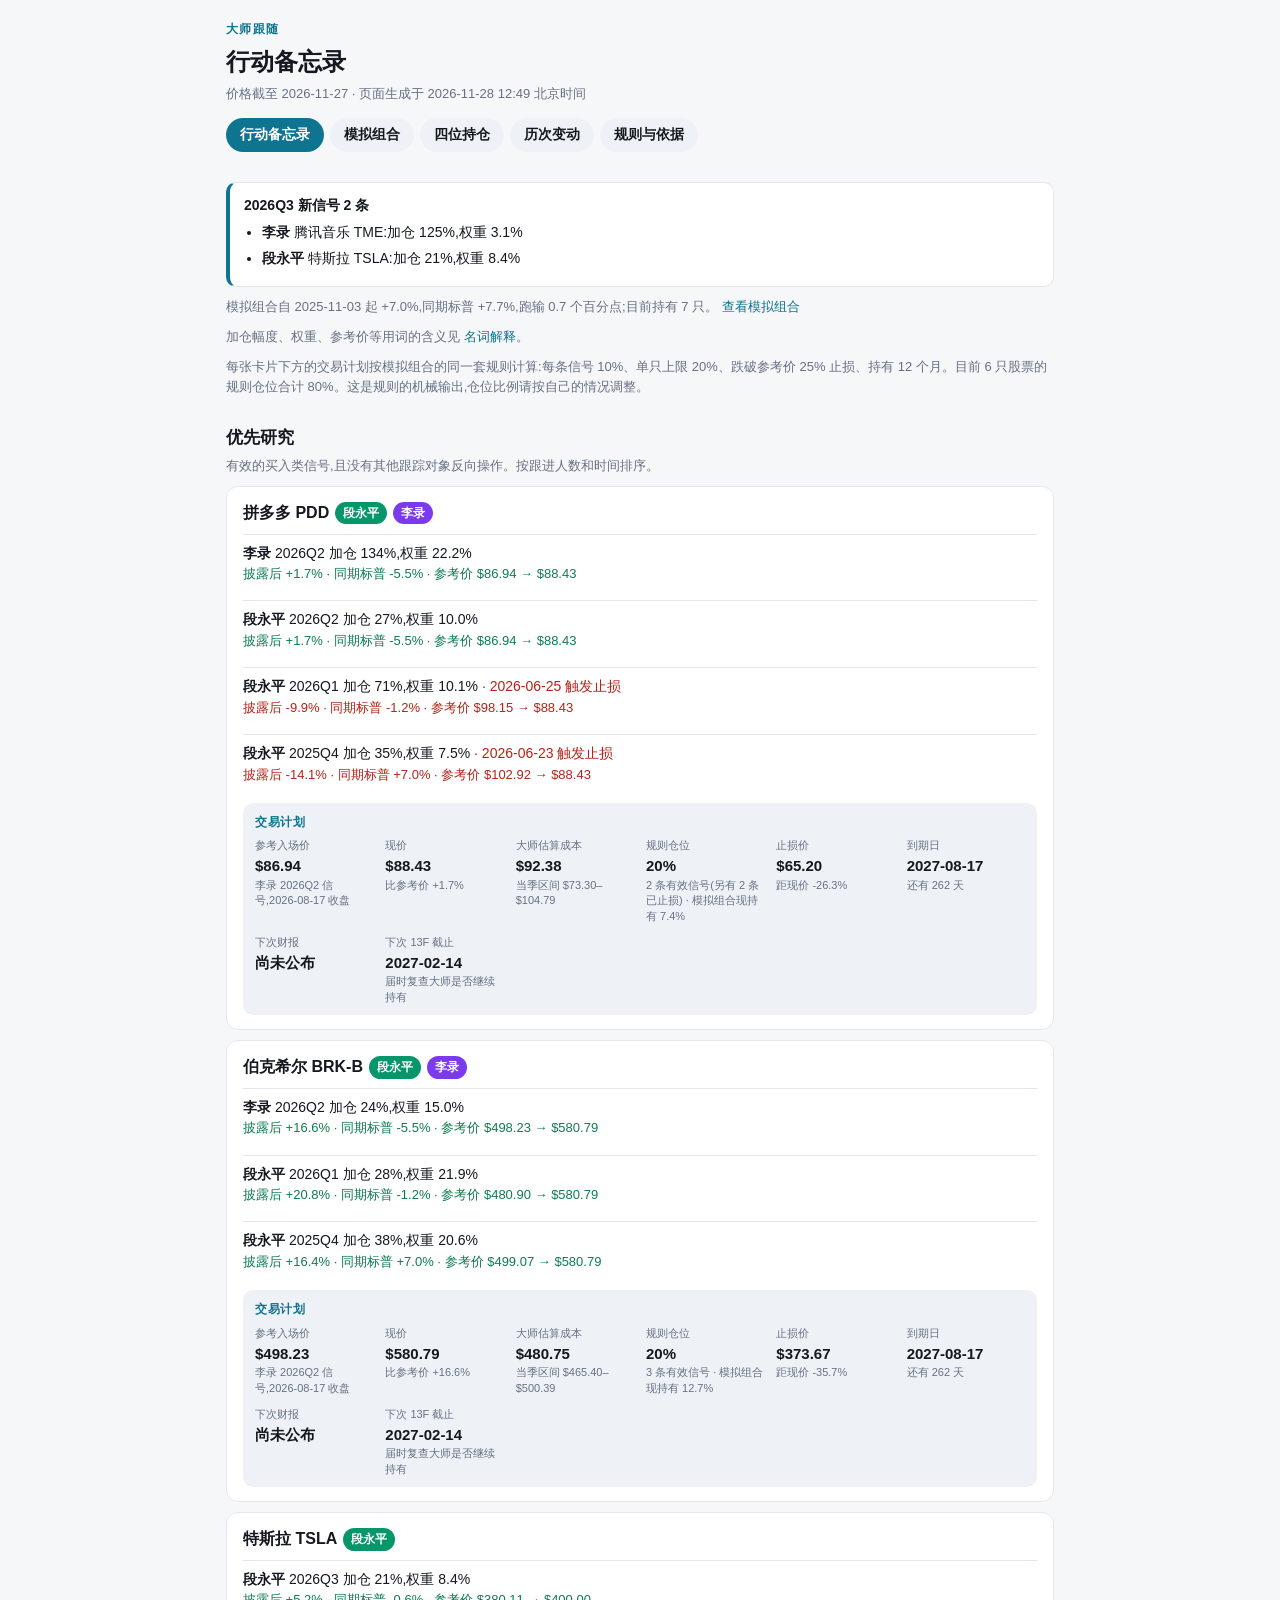
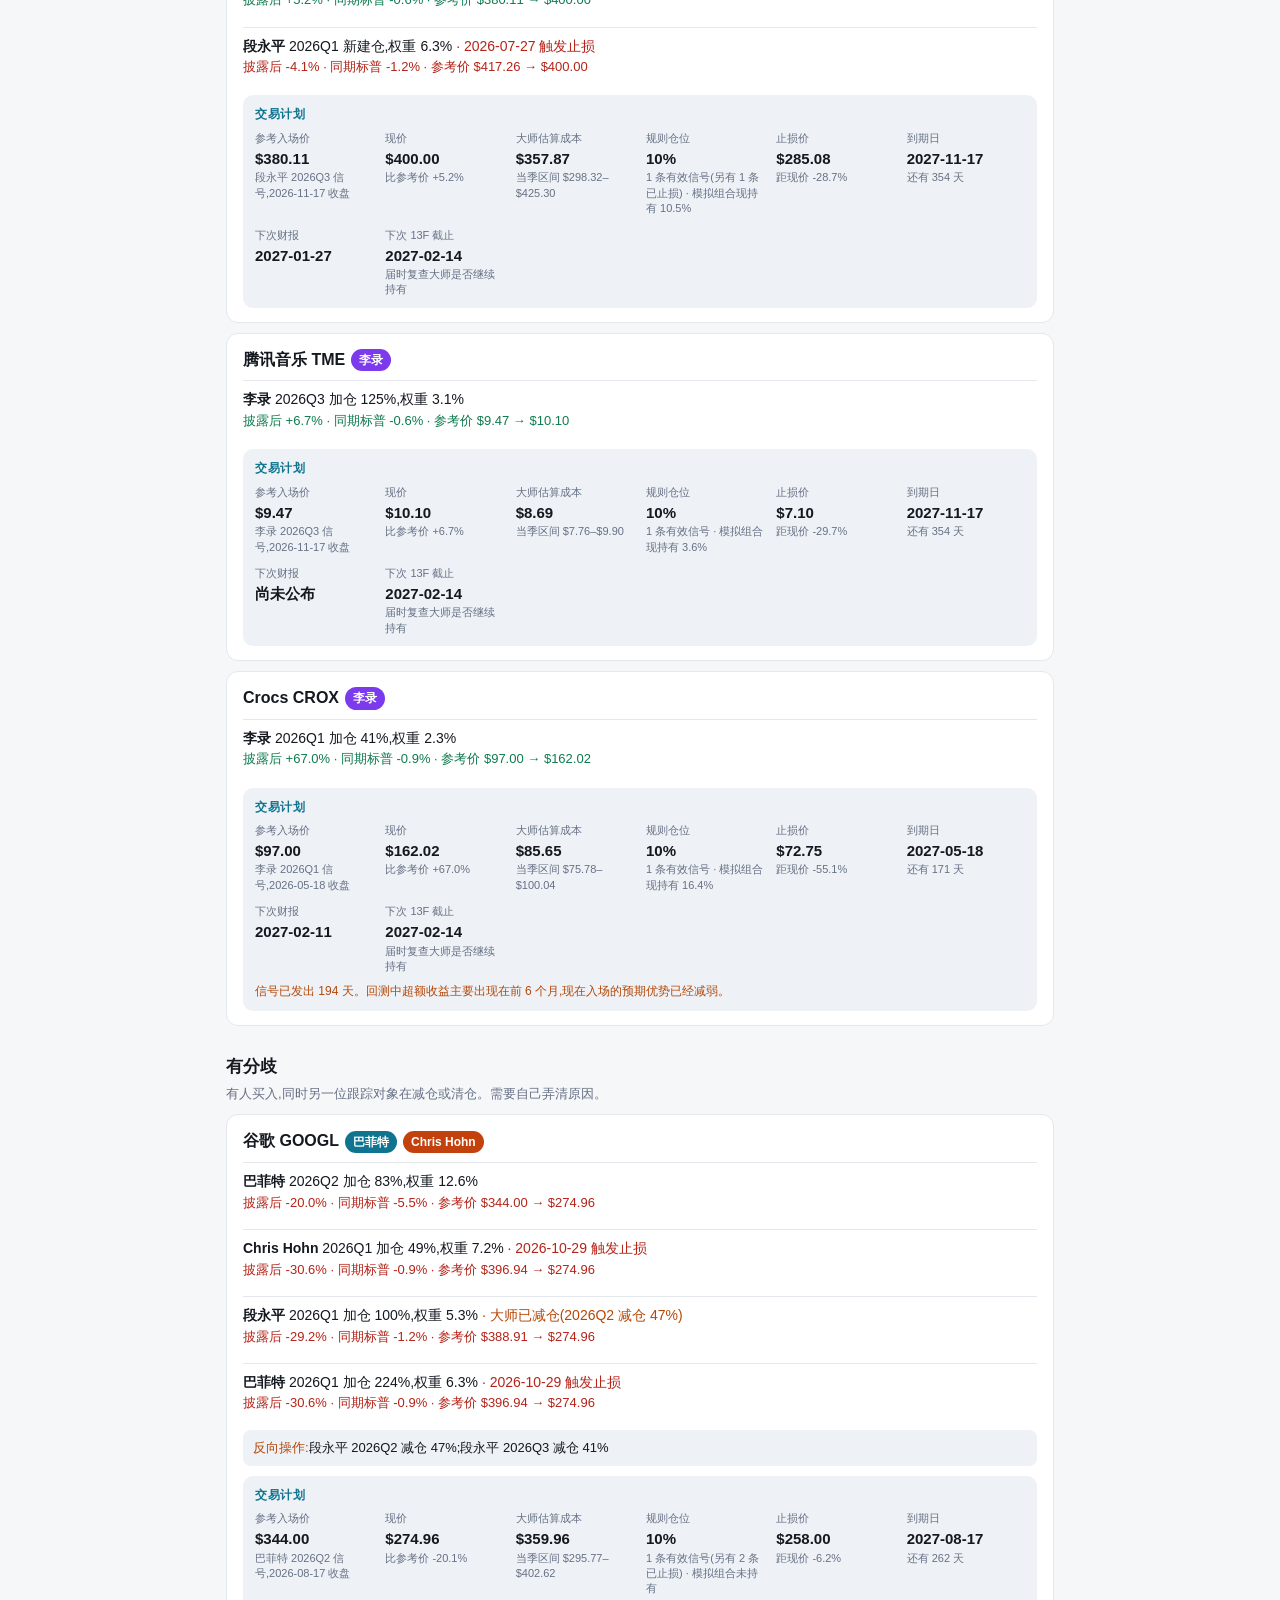
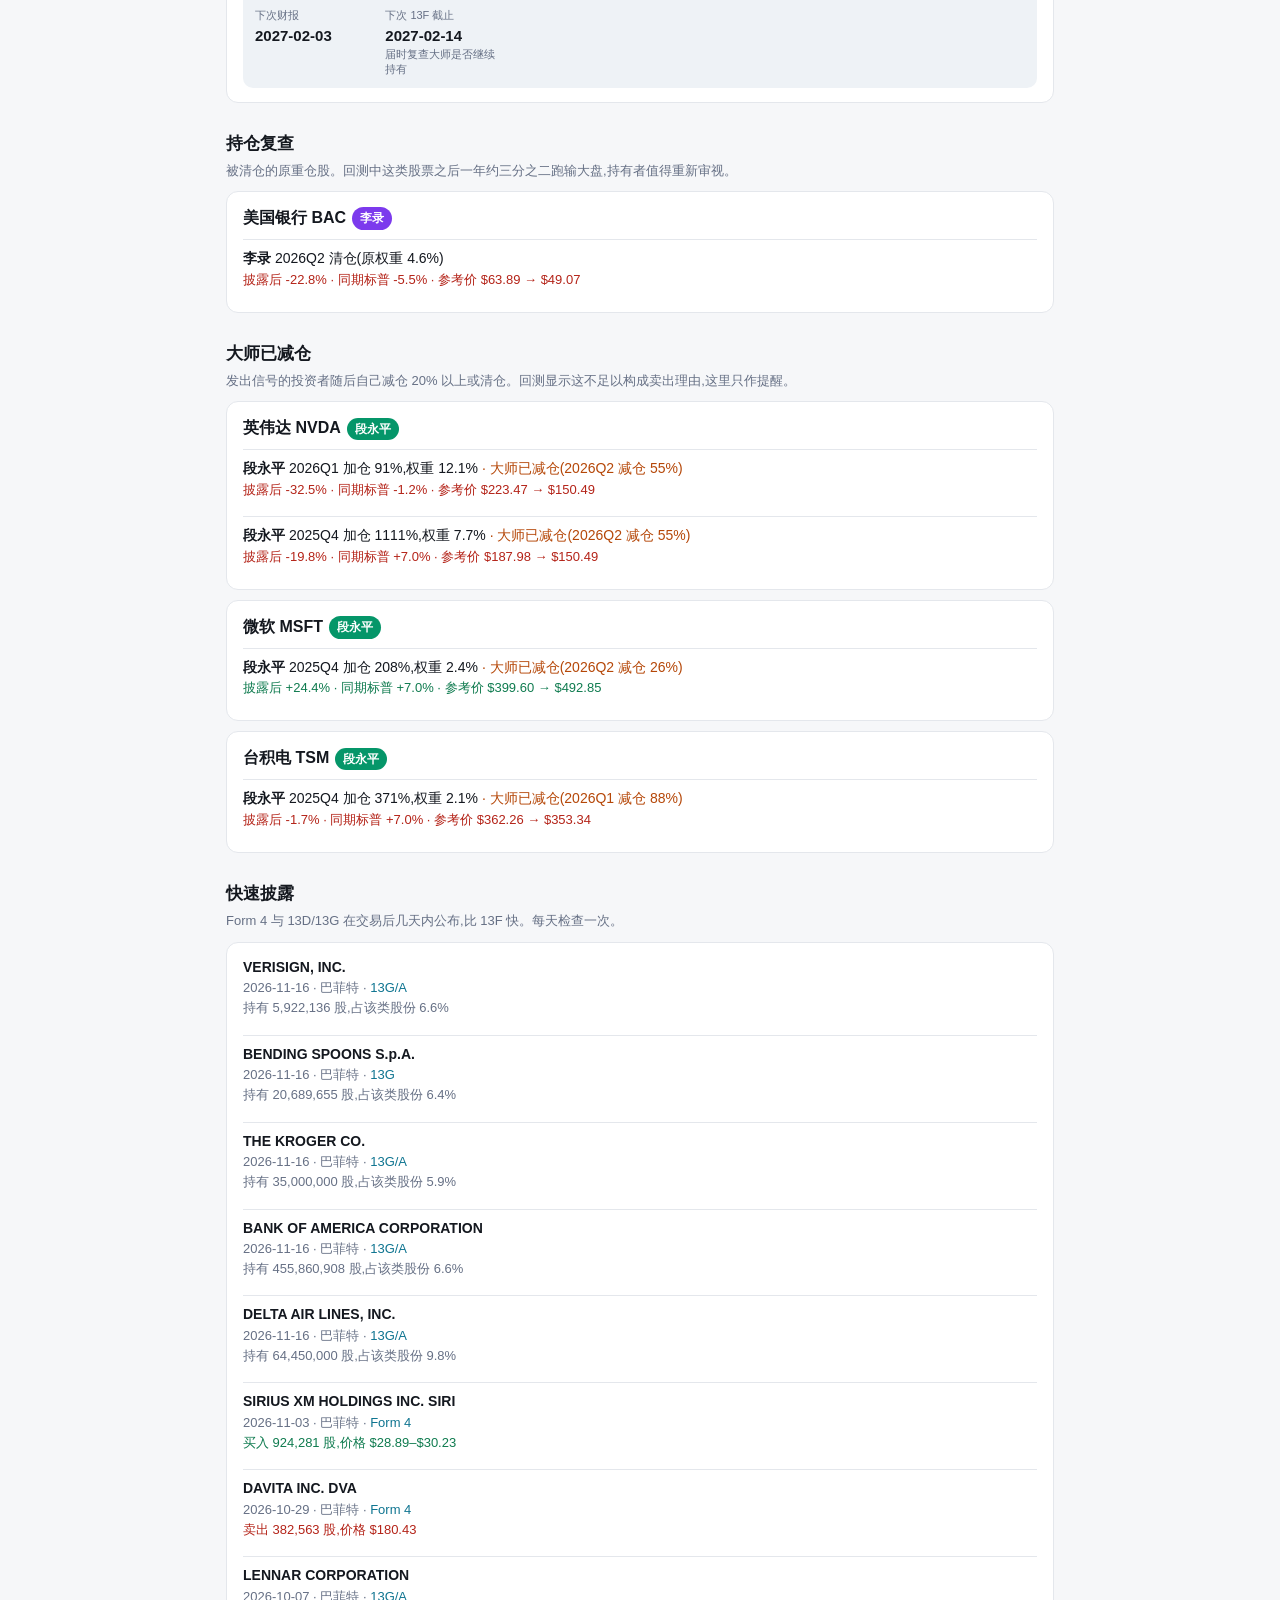
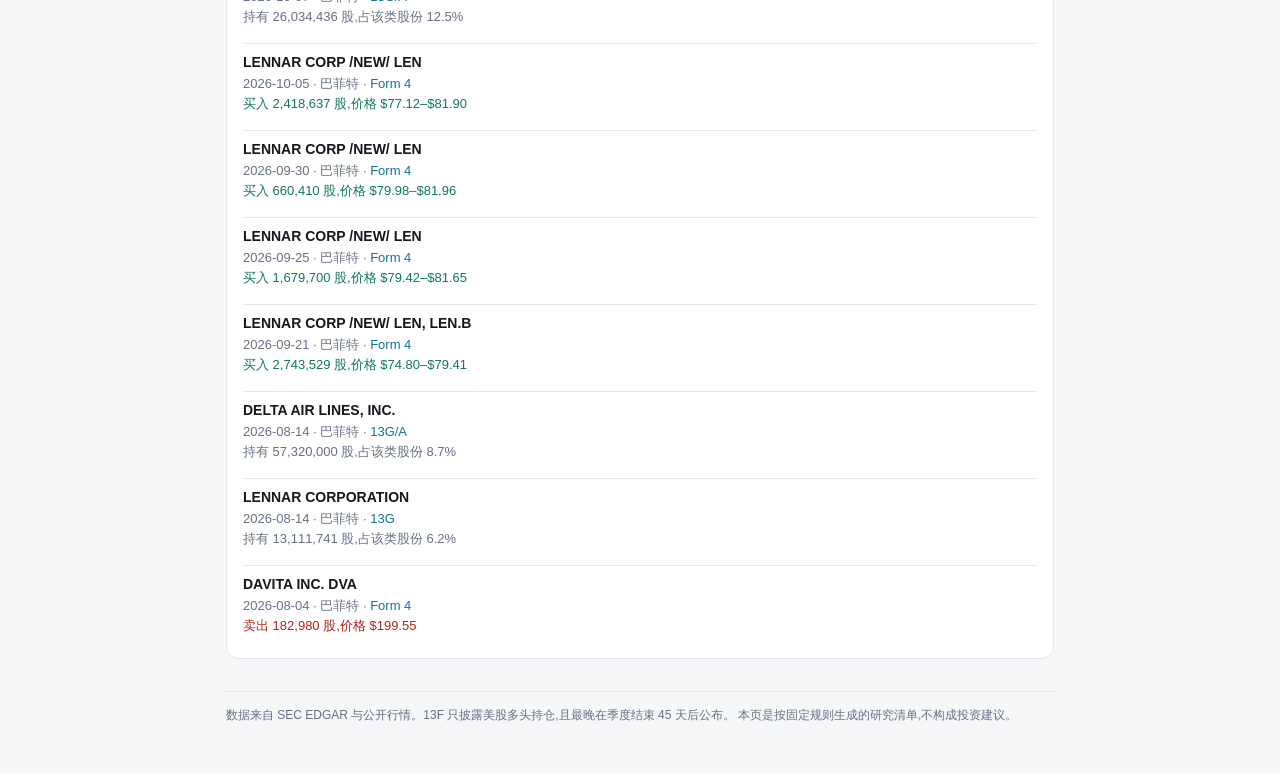
<file: docs/index.html>
<!DOCTYPE html>
<html lang="zh-CN"><head><meta charset="UTF-8">
<meta name="viewport" content="width=device-width,initial-scale=1">
<title>行动备忘录 · 大师跟随</title><link rel="stylesheet" href="assets/style.css?v=00ed2e57"></head>
<body><div class="wrap">
<header><div class="brand">大师跟随</div><h1>行动备忘录</h1>
<div class="sub">价格截至 2026-11-27 · 页面生成于 2026-11-28 12:49 北京时间</div>
<nav><a href="index.html" class=on>行动备忘录</a><a href="portfolio.html">模拟组合</a><a href="investors.html">四位持仓</a><a href="changes.html">历次变动</a><a href="evidence.html">规则与依据</a></nav></header>
<div class="banner"><b>2026Q3 新信号 2 条</b><ul class="plain"><li><b>李录</b> 腾讯音乐 TME:加仓 125%,权重 3.1%</li><li><b>段永平</b> 特斯拉 TSLA:加仓 21%,权重 8.4%</li></ul></div><div class="hint" style="margin-top:10px">模拟组合自 2025-11-03 起 +7.0%,同期标普 +7.7%,跑输 0.7 个百分点;目前持有 7 只。 <a href="portfolio.html">查看模拟组合</a></div><div class="hint" style="margin-top:10px">加仓幅度、权重、参考价等用词的含义见 <a href="evidence.html#glossary">名词解释</a>。</div><div class="hint" style="margin-top:10px">每张卡片下方的交易计划按模拟组合的同一套规则计算:每条信号 10%、单只上限 20%、跌破参考价 25% 止损、持有 12 个月。目前 6 只股票的规则仓位合计 80%。这是规则的机械输出,仓位比例请按自己的情况调整。</div><h2>优先研究</h2><div class="hint">有效的买入类信号,且没有其他跟踪对象反向操作。按跟进人数和时间排序。</div><div class="card"><h3>拼多多 PDD <span class="tag" style="background:#059669">段永平</span><span class="tag" style="background:#7c3aed">李录</span></h3><div class="row"><span class="who">李录</span> 2026Q2 加仓 134%,权重 22.2%<div class="perf up">披露后 +1.7% · 同期标普 -5.5% · 参考价 $86.94 → $88.43</div></div><div class="row"><span class="who">段永平</span> 2026Q2 加仓 27%,权重 10.0%<div class="perf up">披露后 +1.7% · 同期标普 -5.5% · 参考价 $86.94 → $88.43</div></div><div class="row"><span class="who">段永平</span> 2026Q1 加仓 71%,权重 10.1% <span class="down">· 2026-06-25 触发止损</span><div class="perf down">披露后 -9.9% · 同期标普 -1.2% · 参考价 $98.15 → $88.43</div></div><div class="row"><span class="who">段永平</span> 2025Q4 加仓 35%,权重 7.5% <span class="down">· 2026-06-23 触发止损</span><div class="perf down">披露后 -14.1% · 同期标普 +7.0% · 参考价 $102.92 → $88.43</div></div><div class="plan"><div class="plan-h">交易计划</div><div class="pgrid"><div class="pi"><div class="pl">参考入场价</div><div class="pv">$86.94</div><div class="ps">李录 2026Q2 信号,2026-08-17 收盘</div></div><div class="pi"><div class="pl">现价</div><div class="pv">$88.43</div><div class="ps">比参考价 +1.7%</div></div><div class="pi"><div class="pl">大师估算成本</div><div class="pv">$92.38</div><div class="ps">当季区间 $73.30–$104.79</div></div><div class="pi"><div class="pl">规则仓位</div><div class="pv">20%</div><div class="ps">2 条有效信号(另有 2 条已止损) · 模拟组合现持有 7.4%</div></div><div class="pi"><div class="pl">止损价</div><div class="pv">$65.20</div><div class="ps">距现价 -26.3%</div></div><div class="pi"><div class="pl">到期日</div><div class="pv">2027-08-17</div><div class="ps">还有 262 天</div></div><div class="pi"><div class="pl">下次财报</div><div class="pv">尚未公布</div><div class="ps"></div></div><div class="pi"><div class="pl">下次 13F 截止</div><div class="pv">2027-02-14</div><div class="ps">届时复查大师是否继续持有</div></div></div></div></div><div class="card"><h3>伯克希尔 BRK-B <span class="tag" style="background:#059669">段永平</span><span class="tag" style="background:#7c3aed">李录</span></h3><div class="row"><span class="who">李录</span> 2026Q2 加仓 24%,权重 15.0%<div class="perf up">披露后 +16.6% · 同期标普 -5.5% · 参考价 $498.23 → $580.79</div></div><div class="row"><span class="who">段永平</span> 2026Q1 加仓 28%,权重 21.9%<div class="perf up">披露后 +20.8% · 同期标普 -1.2% · 参考价 $480.90 → $580.79</div></div><div class="row"><span class="who">段永平</span> 2025Q4 加仓 38%,权重 20.6%<div class="perf up">披露后 +16.4% · 同期标普 +7.0% · 参考价 $499.07 → $580.79</div></div><div class="plan"><div class="plan-h">交易计划</div><div class="pgrid"><div class="pi"><div class="pl">参考入场价</div><div class="pv">$498.23</div><div class="ps">李录 2026Q2 信号,2026-08-17 收盘</div></div><div class="pi"><div class="pl">现价</div><div class="pv">$580.79</div><div class="ps">比参考价 +16.6%</div></div><div class="pi"><div class="pl">大师估算成本</div><div class="pv">$480.75</div><div class="ps">当季区间 $465.40–$500.39</div></div><div class="pi"><div class="pl">规则仓位</div><div class="pv">20%</div><div class="ps">3 条有效信号 · 模拟组合现持有 12.7%</div></div><div class="pi"><div class="pl">止损价</div><div class="pv">$373.67</div><div class="ps">距现价 -35.7%</div></div><div class="pi"><div class="pl">到期日</div><div class="pv">2027-08-17</div><div class="ps">还有 262 天</div></div><div class="pi"><div class="pl">下次财报</div><div class="pv">尚未公布</div><div class="ps"></div></div><div class="pi"><div class="pl">下次 13F 截止</div><div class="pv">2027-02-14</div><div class="ps">届时复查大师是否继续持有</div></div></div></div></div><div class="card"><h3>特斯拉 TSLA <span class="tag" style="background:#059669">段永平</span></h3><div class="row"><span class="who">段永平</span> 2026Q3 加仓 21%,权重 8.4%<div class="perf up">披露后 +5.2% · 同期标普 -0.6% · 参考价 $380.11 → $400.00</div></div><div class="row"><span class="who">段永平</span> 2026Q1 新建仓,权重 6.3% <span class="down">· 2026-07-27 触发止损</span><div class="perf down">披露后 -4.1% · 同期标普 -1.2% · 参考价 $417.26 → $400.00</div></div><div class="plan"><div class="plan-h">交易计划</div><div class="pgrid"><div class="pi"><div class="pl">参考入场价</div><div class="pv">$380.11</div><div class="ps">段永平 2026Q3 信号,2026-11-17 收盘</div></div><div class="pi"><div class="pl">现价</div><div class="pv">$400.00</div><div class="ps">比参考价 +5.2%</div></div><div class="pi"><div class="pl">大师估算成本</div><div class="pv">$357.87</div><div class="ps">当季区间 $298.32–$425.30</div></div><div class="pi"><div class="pl">规则仓位</div><div class="pv">10%</div><div class="ps">1 条有效信号(另有 1 条已止损) · 模拟组合现持有 10.5%</div></div><div class="pi"><div class="pl">止损价</div><div class="pv">$285.08</div><div class="ps">距现价 -28.7%</div></div><div class="pi"><div class="pl">到期日</div><div class="pv">2027-11-17</div><div class="ps">还有 354 天</div></div><div class="pi"><div class="pl">下次财报</div><div class="pv">2027-01-27</div><div class="ps"></div></div><div class="pi"><div class="pl">下次 13F 截止</div><div class="pv">2027-02-14</div><div class="ps">届时复查大师是否继续持有</div></div></div></div></div><div class="card"><h3>腾讯音乐 TME <span class="tag" style="background:#7c3aed">李录</span></h3><div class="row"><span class="who">李录</span> 2026Q3 加仓 125%,权重 3.1%<div class="perf up">披露后 +6.7% · 同期标普 -0.6% · 参考价 $9.47 → $10.10</div></div><div class="plan"><div class="plan-h">交易计划</div><div class="pgrid"><div class="pi"><div class="pl">参考入场价</div><div class="pv">$9.47</div><div class="ps">李录 2026Q3 信号,2026-11-17 收盘</div></div><div class="pi"><div class="pl">现价</div><div class="pv">$10.10</div><div class="ps">比参考价 +6.7%</div></div><div class="pi"><div class="pl">大师估算成本</div><div class="pv">$8.69</div><div class="ps">当季区间 $7.76–$9.90</div></div><div class="pi"><div class="pl">规则仓位</div><div class="pv">10%</div><div class="ps">1 条有效信号 · 模拟组合现持有 3.6%</div></div><div class="pi"><div class="pl">止损价</div><div class="pv">$7.10</div><div class="ps">距现价 -29.7%</div></div><div class="pi"><div class="pl">到期日</div><div class="pv">2027-11-17</div><div class="ps">还有 354 天</div></div><div class="pi"><div class="pl">下次财报</div><div class="pv">尚未公布</div><div class="ps"></div></div><div class="pi"><div class="pl">下次 13F 截止</div><div class="pv">2027-02-14</div><div class="ps">届时复查大师是否继续持有</div></div></div></div></div><div class="card"><h3>Crocs CROX <span class="tag" style="background:#7c3aed">李录</span></h3><div class="row"><span class="who">李录</span> 2026Q1 加仓 41%,权重 2.3%<div class="perf up">披露后 +67.0% · 同期标普 -0.9% · 参考价 $97.00 → $162.02</div></div><div class="plan"><div class="plan-h">交易计划</div><div class="pgrid"><div class="pi"><div class="pl">参考入场价</div><div class="pv">$97.00</div><div class="ps">李录 2026Q1 信号,2026-05-18 收盘</div></div><div class="pi"><div class="pl">现价</div><div class="pv">$162.02</div><div class="ps">比参考价 +67.0%</div></div><div class="pi"><div class="pl">大师估算成本</div><div class="pv">$85.65</div><div class="ps">当季区间 $75.78–$100.04</div></div><div class="pi"><div class="pl">规则仓位</div><div class="pv">10%</div><div class="ps">1 条有效信号 · 模拟组合现持有 16.4%</div></div><div class="pi"><div class="pl">止损价</div><div class="pv">$72.75</div><div class="ps">距现价 -55.1%</div></div><div class="pi"><div class="pl">到期日</div><div class="pv">2027-05-18</div><div class="ps">还有 171 天</div></div><div class="pi"><div class="pl">下次财报</div><div class="pv">2027-02-11</div><div class="ps"></div></div><div class="pi"><div class="pl">下次 13F 截止</div><div class="pv">2027-02-14</div><div class="ps">届时复查大师是否继续持有</div></div></div><div class="perf warn">信号已发出 194 天。回测中超额收益主要出现在前 6 个月,现在入场的预期优势已经减弱。</div></div></div><h2>有分歧</h2><div class="hint">有人买入,同时另一位跟踪对象在减仓或清仓。需要自己弄清原因。</div><div class="card"><h3>谷歌 GOOGL <span class="tag" style="background:#0e7490">巴菲特</span><span class="tag" style="background:#c2410c">Chris Hohn</span></h3><div class="row"><span class="who">巴菲特</span> 2026Q2 加仓 83%,权重 12.6%<div class="perf down">披露后 -20.0% · 同期标普 -5.5% · 参考价 $344.00 → $274.96</div></div><div class="row"><span class="who">Chris Hohn</span> 2026Q1 加仓 49%,权重 7.2% <span class="down">· 2026-10-29 触发止损</span><div class="perf down">披露后 -30.6% · 同期标普 -0.9% · 参考价 $396.94 → $274.96</div></div><div class="row"><span class="who">段永平</span> 2026Q1 加仓 100%,权重 5.3% <span class="warn">· 大师已减仓(2026Q2 减仓 47%)</span><div class="perf down">披露后 -29.2% · 同期标普 -1.2% · 参考价 $388.91 → $274.96</div></div><div class="row"><span class="who">巴菲特</span> 2026Q1 加仓 224%,权重 6.3% <span class="down">· 2026-10-29 触发止损</span><div class="perf down">披露后 -30.6% · 同期标普 -0.9% · 参考价 $396.94 → $274.96</div></div><div class="note"><span class="warn">反向操作:</span>段永平 2026Q2 减仓 47%;段永平 2026Q3 减仓 41%</div><div class="plan"><div class="plan-h">交易计划</div><div class="pgrid"><div class="pi"><div class="pl">参考入场价</div><div class="pv">$344.00</div><div class="ps">巴菲特 2026Q2 信号,2026-08-17 收盘</div></div><div class="pi"><div class="pl">现价</div><div class="pv">$274.96</div><div class="ps">比参考价 -20.1%</div></div><div class="pi"><div class="pl">大师估算成本</div><div class="pv">$359.96</div><div class="ps">当季区间 $295.77–$402.62</div></div><div class="pi"><div class="pl">规则仓位</div><div class="pv">10%</div><div class="ps">1 条有效信号(另有 2 条已止损) · 模拟组合未持有</div></div><div class="pi"><div class="pl">止损价</div><div class="pv">$258.00</div><div class="ps">距现价 -6.2%</div></div><div class="pi"><div class="pl">到期日</div><div class="pv">2027-08-17</div><div class="ps">还有 262 天</div></div><div class="pi"><div class="pl">下次财报</div><div class="pv">2027-02-03</div><div class="ps"></div></div><div class="pi"><div class="pl">下次 13F 截止</div><div class="pv">2027-02-14</div><div class="ps">届时复查大师是否继续持有</div></div></div></div></div><h2>持仓复查</h2><div class="hint">被清仓的原重仓股。回测中这类股票之后一年约三分之二跑输大盘,持有者值得重新审视。</div><div class="card"><h3>美国银行 BAC <span class="tag" style="background:#7c3aed">李录</span></h3><div class="row"><span class="who">李录</span> 2026Q2 清仓(原权重 4.6%)<div class="perf down">披露后 -22.8% · 同期标普 -5.5% · 参考价 $63.89 → $49.07</div></div></div><h2>大师已减仓</h2><div class="hint">发出信号的投资者随后自己减仓 20% 以上或清仓。回测显示这不足以构成卖出理由,这里只作提醒。</div><div class="card"><h3>英伟达 NVDA <span class="tag" style="background:#059669">段永平</span></h3><div class="row"><span class="who">段永平</span> 2026Q1 加仓 91%,权重 12.1% <span class="warn">· 大师已减仓(2026Q2 减仓 55%)</span><div class="perf down">披露后 -32.5% · 同期标普 -1.2% · 参考价 $223.47 → $150.49</div></div><div class="row"><span class="who">段永平</span> 2025Q4 加仓 1111%,权重 7.7% <span class="warn">· 大师已减仓(2026Q2 减仓 55%)</span><div class="perf down">披露后 -19.8% · 同期标普 +7.0% · 参考价 $187.98 → $150.49</div></div></div><div class="card"><h3>微软 MSFT <span class="tag" style="background:#059669">段永平</span></h3><div class="row"><span class="who">段永平</span> 2025Q4 加仓 208%,权重 2.4% <span class="warn">· 大师已减仓(2026Q2 减仓 26%)</span><div class="perf up">披露后 +24.4% · 同期标普 +7.0% · 参考价 $399.60 → $492.85</div></div></div><div class="card"><h3>台积电 TSM <span class="tag" style="background:#059669">段永平</span></h3><div class="row"><span class="who">段永平</span> 2025Q4 加仓 371%,权重 2.1% <span class="warn">· 大师已减仓(2026Q1 减仓 88%)</span><div class="perf down">披露后 -1.7% · 同期标普 +7.0% · 参考价 $362.26 → $353.34</div></div></div><h2>快速披露</h2><div class="hint">Form 4 与 13D/13G 在交易后几天内公布,比 13F 快。每天检查一次。</div><div class="card fast"><div class="row"><span class="who">VERISIGN, INC.</span><div class="perf">2026-11-16 · 巴菲特 · <a href="https://www.sec.gov/Archives/edgar/data/1067983/000119312526464219/xslSCHEDULE_13G_X02/primary_doc.xml">13G/A</a></div><div class="perf">持有 5,922,136 股,占该类股份 6.6%</div></div><div class="row"><span class="who">BENDING SPOONS S.p.A.</span><div class="perf">2026-11-16 · 巴菲特 · <a href="https://www.sec.gov/Archives/edgar/data/1067983/000119312526464218/xslSCHEDULE_13G_X02/primary_doc.xml">13G</a></div><div class="perf">持有 20,689,655 股,占该类股份 6.4%</div></div><div class="row"><span class="who">THE KROGER CO.</span><div class="perf">2026-11-16 · 巴菲特 · <a href="https://www.sec.gov/Archives/edgar/data/1067983/000119312526464214/xslSCHEDULE_13G_X02/primary_doc.xml">13G/A</a></div><div class="perf">持有 35,000,000 股,占该类股份 5.9%</div></div><div class="row"><span class="who">BANK OF AMERICA CORPORATION</span><div class="perf">2026-11-16 · 巴菲特 · <a href="https://www.sec.gov/Archives/edgar/data/1067983/000119312526464211/xslSCHEDULE_13G_X02/primary_doc.xml">13G/A</a></div><div class="perf">持有 455,860,908 股,占该类股份 6.6%</div></div><div class="row"><span class="who">DELTA AIR LINES, INC.</span><div class="perf">2026-11-16 · 巴菲特 · <a href="https://www.sec.gov/Archives/edgar/data/1067983/000119312526464189/xslSCHEDULE_13G_X02/primary_doc.xml">13G/A</a></div><div class="perf">持有 64,450,000 股,占该类股份 9.8%</div></div><div class="row"><span class="who">SIRIUS XM HOLDINGS INC. SIRI</span><div class="perf">2026-11-03 · 巴菲特 · <a href="https://www.sec.gov/Archives/edgar/data/1067983/000119312526445930/xslF345X06/ownership.xml">Form 4</a></div><div class="perf up">买入 924,281 股,价格 $28.89–$30.23</div></div><div class="row"><span class="who">DAVITA INC. DVA</span><div class="perf">2026-10-29 · 巴菲特 · <a href="https://www.sec.gov/Archives/edgar/data/1067983/000119312526438090/xslF345X06/ownership.xml">Form 4</a></div><div class="perf down">卖出 382,563 股,价格 $180.43</div></div><div class="row"><span class="who">LENNAR CORPORATION</span><div class="perf">2026-10-07 · 巴菲特 · <a href="https://www.sec.gov/Archives/edgar/data/1067983/000119312526417254/xslSCHEDULE_13G_X02/primary_doc.xml">13G/A</a></div><div class="perf">持有 26,034,436 股,占该类股份 12.5%</div></div><div class="row"><span class="who">LENNAR CORP /NEW/ LEN</span><div class="perf">2026-10-05 · 巴菲特 · <a href="https://www.sec.gov/Archives/edgar/data/1067983/000119312526414744/xslF345X06/ownership.xml">Form 4</a></div><div class="perf up">买入 2,418,637 股,价格 $77.12–$81.90</div></div><div class="row"><span class="who">LENNAR CORP /NEW/ LEN</span><div class="perf">2026-09-30 · 巴菲特 · <a href="https://www.sec.gov/Archives/edgar/data/1067983/000119312526409451/xslF345X06/ownership.xml">Form 4</a></div><div class="perf up">买入 660,410 股,价格 $79.98–$81.96</div></div><div class="row"><span class="who">LENNAR CORP /NEW/ LEN</span><div class="perf">2026-09-25 · 巴菲特 · <a href="https://www.sec.gov/Archives/edgar/data/1067983/000119312526403089/xslF345X06/ownership.xml">Form 4</a></div><div class="perf up">买入 1,679,700 股,价格 $79.42–$81.65</div></div><div class="row"><span class="who">LENNAR CORP /NEW/ LEN, LEN.B</span><div class="perf">2026-09-21 · 巴菲特 · <a href="https://www.sec.gov/Archives/edgar/data/1067983/000119312526397059/xslF345X06/ownership.xml">Form 4</a></div><div class="perf up">买入 2,743,529 股,价格 $74.80–$79.41</div></div><div class="row"><span class="who">DELTA AIR LINES, INC.</span><div class="perf">2026-08-14 · 巴菲特 · <a href="https://www.sec.gov/Archives/edgar/data/1067983/000119312526352910/xslSCHEDULE_13G_X02/primary_doc.xml">13G/A</a></div><div class="perf">持有 57,320,000 股,占该类股份 8.7%</div></div><div class="row"><span class="who">LENNAR CORPORATION</span><div class="perf">2026-08-14 · 巴菲特 · <a href="https://www.sec.gov/Archives/edgar/data/1067983/000119312526352904/xslSCHEDULE_13G_X02/primary_doc.xml">13G</a></div><div class="perf">持有 13,111,741 股,占该类股份 6.2%</div></div><div class="row"><span class="who">DAVITA INC. DVA</span><div class="perf">2026-08-04 · 巴菲特 · <a href="https://www.sec.gov/Archives/edgar/data/1067983/000119312526333151/xslF345X06/ownership.xml">Form 4</a></div><div class="perf down">卖出 182,980 股,价格 $199.55</div></div></div>
<footer>数据来自 SEC EDGAR 与公开行情。13F 只披露美股多头持仓,且最晚在季度结束 45 天后公布。
本页是按固定规则生成的研究清单,不构成投资建议。</footer>
</div></body></html>
</file>
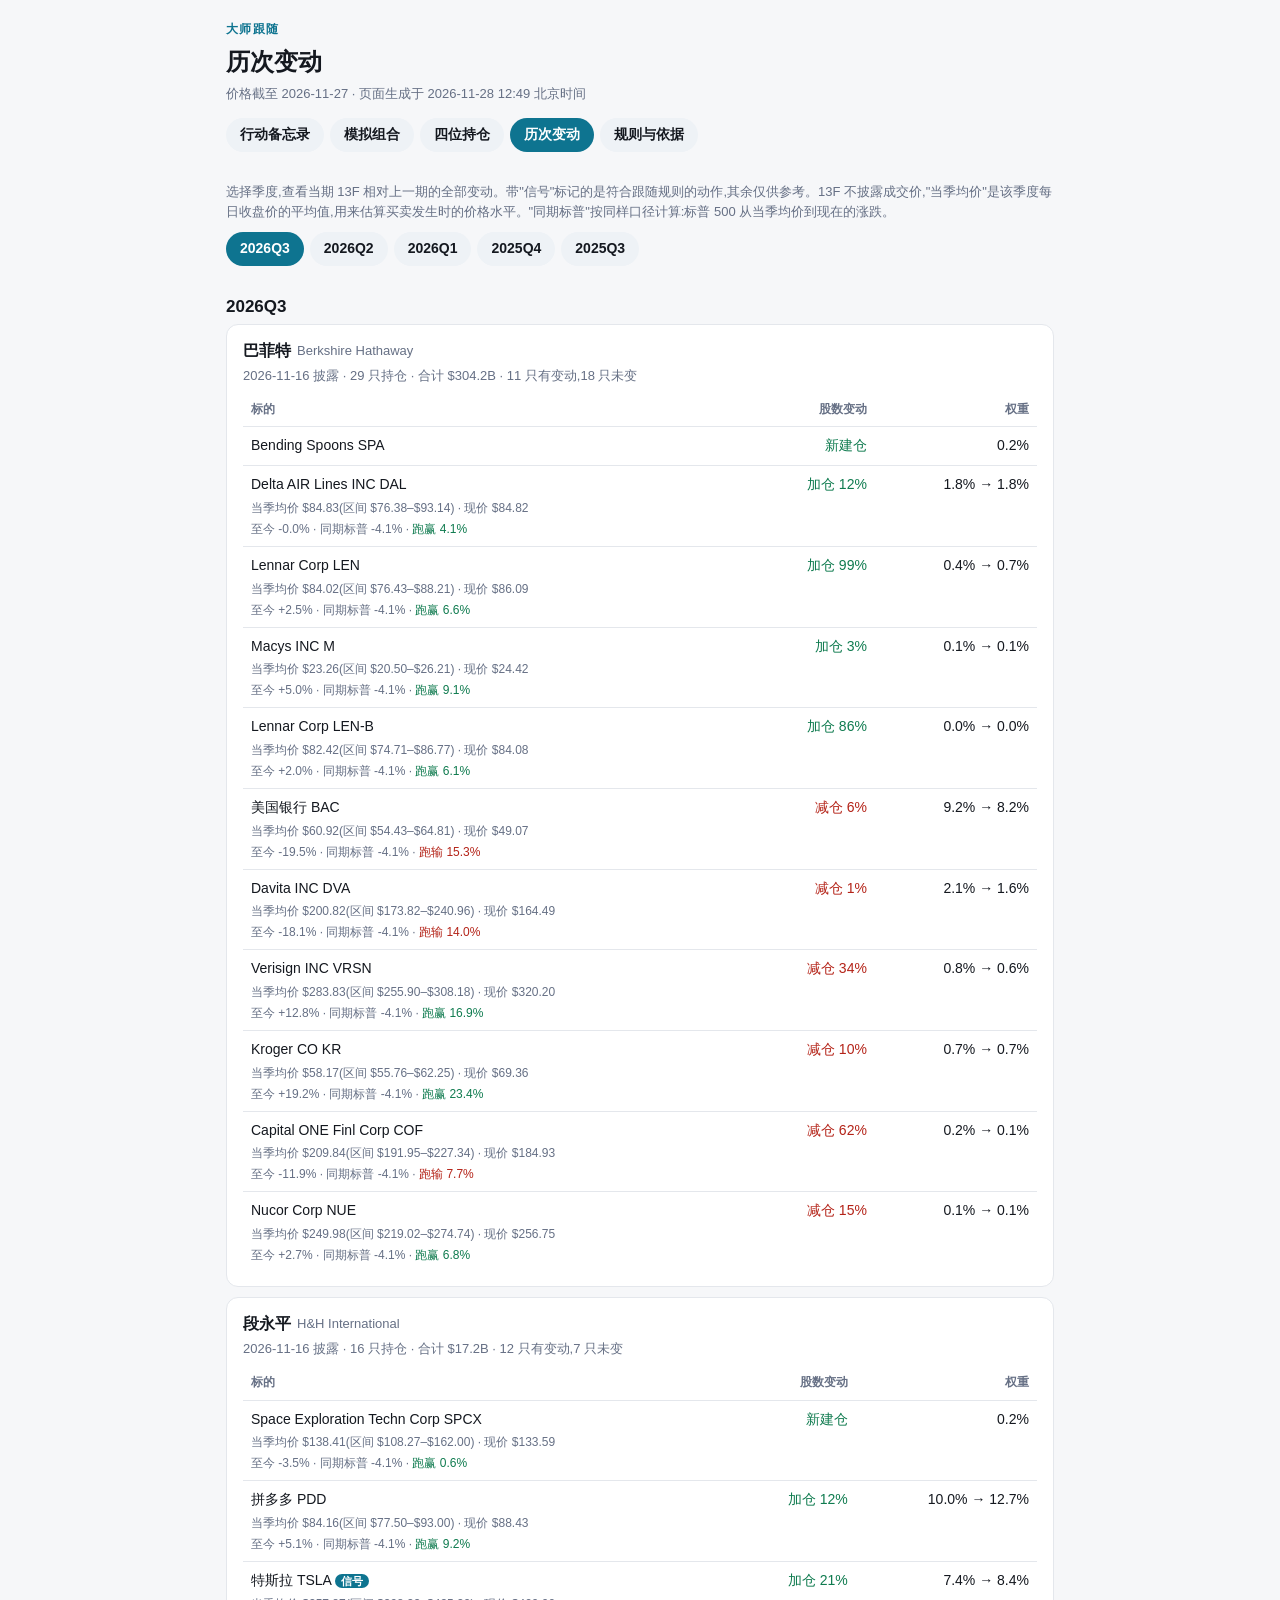
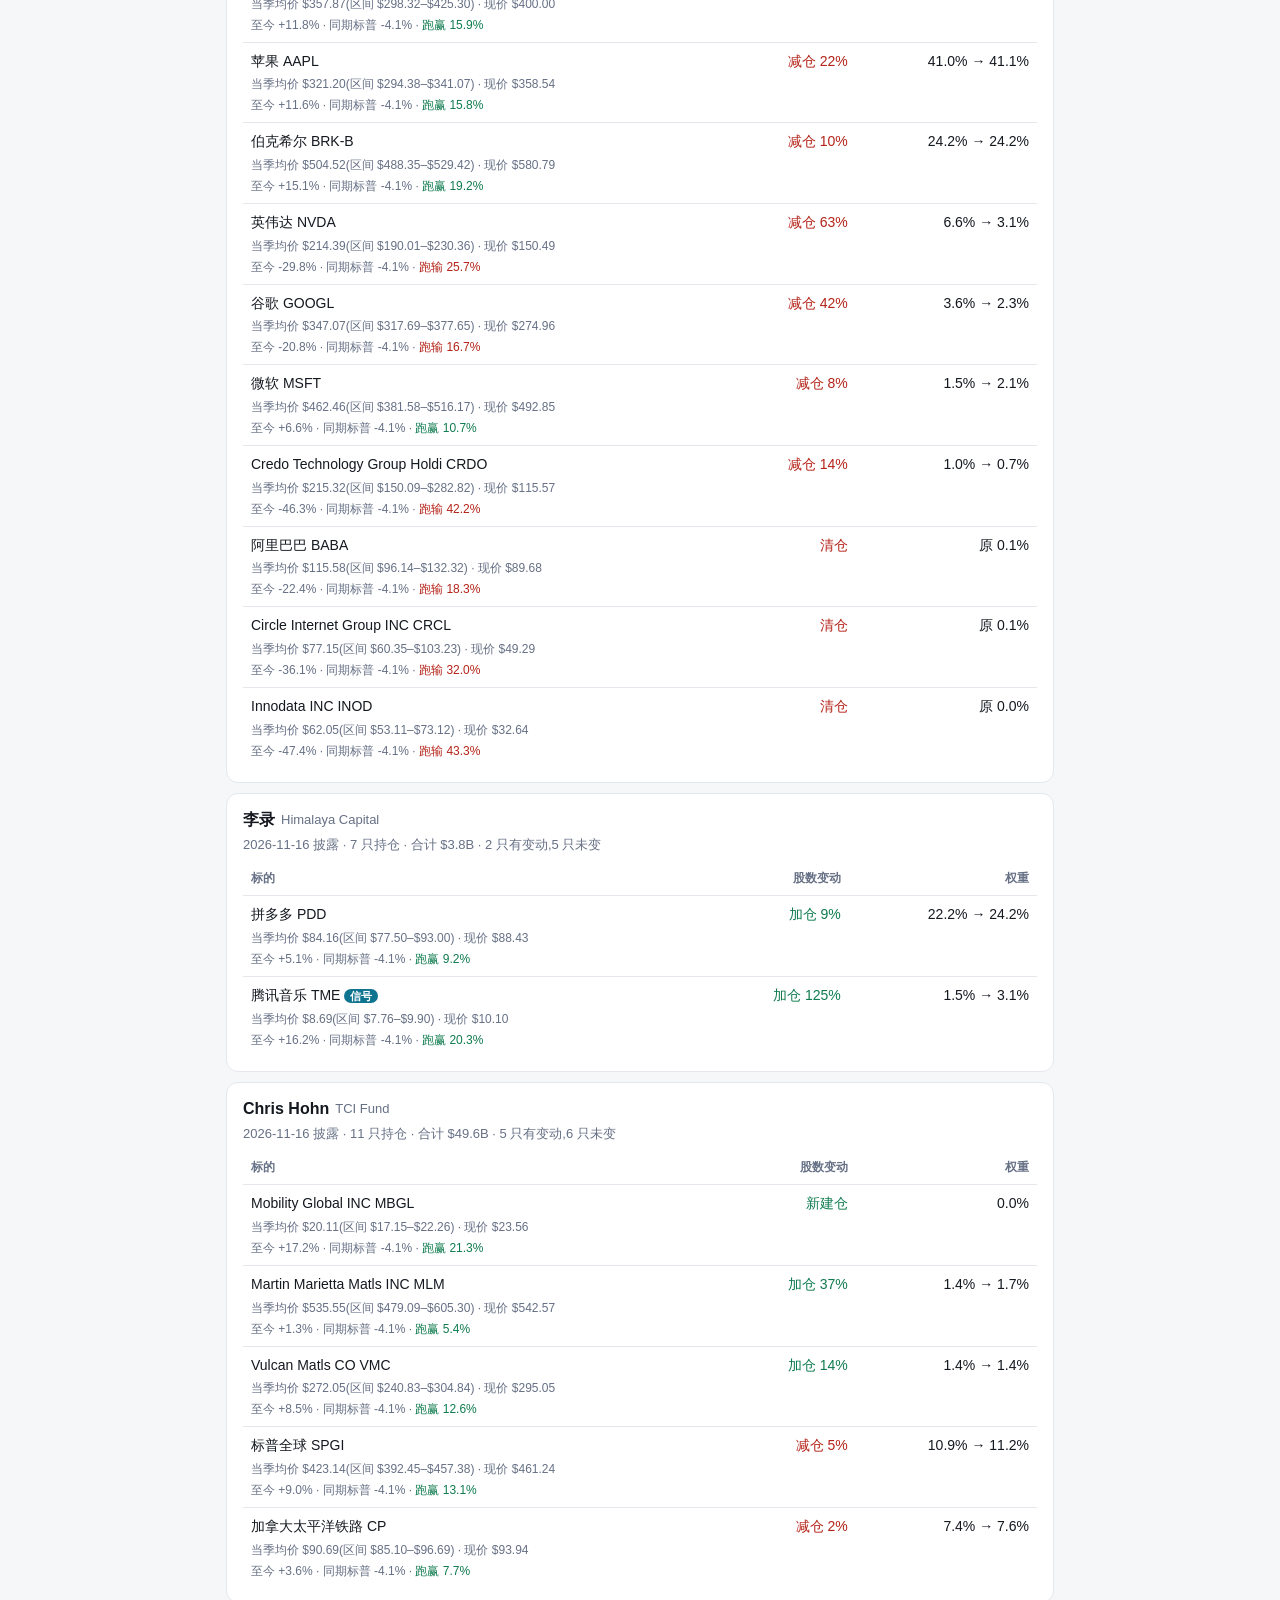
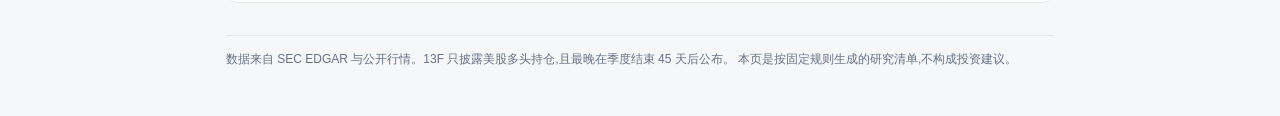
<file: docs/changes.html>
<!DOCTYPE html>
<html lang="zh-CN"><head><meta charset="UTF-8">
<meta name="viewport" content="width=device-width,initial-scale=1">
<title>历次变动 · 大师跟随</title><link rel="stylesheet" href="assets/style.css?v=00ed2e57"></head>
<body><div class="wrap">
<header><div class="brand">大师跟随</div><h1>历次变动</h1>
<div class="sub">价格截至 2026-11-27 · 页面生成于 2026-11-28 12:49 北京时间</div>
<nav><a href="index.html">行动备忘录</a><a href="portfolio.html">模拟组合</a><a href="investors.html">四位持仓</a><a href="changes.html" class=on>历次变动</a><a href="evidence.html">规则与依据</a></nav></header>
<div class="hint" style="margin-top:14px">选择季度,查看当期 13F 相对上一期的全部变动。带"信号"标记的是符合跟随规则的动作,其余仅供参考。13F 不披露成交价,"当季均价"是该季度每日收盘价的平均值,用来估算买卖发生时的价格水平。"同期标普"按同样口径计算:标普 500 从当季均价到现在的涨跌。</div><nav class="qnav"><a href="#q2026-09-30" data-q="2026-09-30" class=on>2026Q3</a><a href="#q2026-06-30" data-q="2026-06-30">2026Q2</a><a href="#q2026-03-31" data-q="2026-03-31">2026Q1</a><a href="#q2025-12-31" data-q="2025-12-31">2025Q4</a><a href="#q2025-09-30" data-q="2025-09-30">2025Q3</a></nav><section class="quarter" id="q2026-09-30" data-q="2026-09-30"><h2>2026Q3</h2><div class="card"><h3>巴菲特 <span class="muted" style="font-weight:400;font-size:13px">Berkshire Hathaway</span></h3><div class="hint" style="margin:2px 0 6px">2026-11-16 披露 · 29 只持仓 · 合计 $304.2B · 11 只有变动,18 只未变</div><div class="scroll"><table><tr><th>标的</th><th class="num">股数变动</th><th class="num">权重</th></tr><tr><td>Bending Spoons SPA</td><td class="num"><span class="up">新建仓</span></td><td class="num">0.2%</td></tr><tr><td>Delta AIR Lines INC DAL<div class="px">当季均价 $84.83(区间 $76.38–$93.14) · 现价 $84.82</div><div class="px">至今 -0.0% · 同期标普 -4.1% · <span class="up">跑赢 4.1%</span></div></td><td class="num"><span class="up">加仓 12%</span></td><td class="num">1.8% → 1.8%</td></tr><tr><td>Lennar Corp LEN<div class="px">当季均价 $84.02(区间 $76.43–$88.21) · 现价 $86.09</div><div class="px">至今 +2.5% · 同期标普 -4.1% · <span class="up">跑赢 6.6%</span></div></td><td class="num"><span class="up">加仓 99%</span></td><td class="num">0.4% → 0.7%</td></tr><tr><td>Macys INC M<div class="px">当季均价 $23.26(区间 $20.50–$26.21) · 现价 $24.42</div><div class="px">至今 +5.0% · 同期标普 -4.1% · <span class="up">跑赢 9.1%</span></div></td><td class="num"><span class="up">加仓 3%</span></td><td class="num">0.1% → 0.1%</td></tr><tr><td>Lennar Corp LEN-B<div class="px">当季均价 $82.42(区间 $74.71–$86.77) · 现价 $84.08</div><div class="px">至今 +2.0% · 同期标普 -4.1% · <span class="up">跑赢 6.1%</span></div></td><td class="num"><span class="up">加仓 86%</span></td><td class="num">0.0% → 0.0%</td></tr><tr><td>美国银行 BAC<div class="px">当季均价 $60.92(区间 $54.43–$64.81) · 现价 $49.07</div><div class="px">至今 -19.5% · 同期标普 -4.1% · <span class="down">跑输 15.3%</span></div></td><td class="num"><span class="down">减仓 6%</span></td><td class="num">9.2% → 8.2%</td></tr><tr><td>Davita INC DVA<div class="px">当季均价 $200.82(区间 $173.82–$240.96) · 现价 $164.49</div><div class="px">至今 -18.1% · 同期标普 -4.1% · <span class="down">跑输 14.0%</span></div></td><td class="num"><span class="down">减仓 1%</span></td><td class="num">2.1% → 1.6%</td></tr><tr><td>Verisign INC VRSN<div class="px">当季均价 $283.83(区间 $255.90–$308.18) · 现价 $320.20</div><div class="px">至今 +12.8% · 同期标普 -4.1% · <span class="up">跑赢 16.9%</span></div></td><td class="num"><span class="down">减仓 34%</span></td><td class="num">0.8% → 0.6%</td></tr><tr><td>Kroger CO KR<div class="px">当季均价 $58.17(区间 $55.76–$62.25) · 现价 $69.36</div><div class="px">至今 +19.2% · 同期标普 -4.1% · <span class="up">跑赢 23.4%</span></div></td><td class="num"><span class="down">减仓 10%</span></td><td class="num">0.7% → 0.7%</td></tr><tr><td>Capital ONE Finl Corp COF<div class="px">当季均价 $209.84(区间 $191.95–$227.34) · 现价 $184.93</div><div class="px">至今 -11.9% · 同期标普 -4.1% · <span class="down">跑输 7.7%</span></div></td><td class="num"><span class="down">减仓 62%</span></td><td class="num">0.2% → 0.1%</td></tr><tr><td>Nucor Corp NUE<div class="px">当季均价 $249.98(区间 $219.02–$274.74) · 现价 $256.75</div><div class="px">至今 +2.7% · 同期标普 -4.1% · <span class="up">跑赢 6.8%</span></div></td><td class="num"><span class="down">减仓 15%</span></td><td class="num">0.1% → 0.1%</td></tr></table></div></div><div class="card"><h3>段永平 <span class="muted" style="font-weight:400;font-size:13px">H&amp;H International</span></h3><div class="hint" style="margin:2px 0 6px">2026-11-16 披露 · 16 只持仓 · 合计 $17.2B · 12 只有变动,7 只未变</div><div class="scroll"><table><tr><th>标的</th><th class="num">股数变动</th><th class="num">权重</th></tr><tr><td>Space Exploration Techn Corp SPCX<div class="px">当季均价 $138.41(区间 $108.27–$162.00) · 现价 $133.59</div><div class="px">至今 -3.5% · 同期标普 -4.1% · <span class="up">跑赢 0.6%</span></div></td><td class="num"><span class="up">新建仓</span></td><td class="num">0.2%</td></tr><tr><td>拼多多 PDD<div class="px">当季均价 $84.16(区间 $77.50–$93.00) · 现价 $88.43</div><div class="px">至今 +5.1% · 同期标普 -4.1% · <span class="up">跑赢 9.2%</span></div></td><td class="num"><span class="up">加仓 12%</span></td><td class="num">10.0% → 12.7%</td></tr><tr><td>特斯拉 TSLA <span class="sig">信号</span><div class="px">当季均价 $357.87(区间 $298.32–$425.30) · 现价 $400.00</div><div class="px">至今 +11.8% · 同期标普 -4.1% · <span class="up">跑赢 15.9%</span></div></td><td class="num"><span class="up">加仓 21%</span></td><td class="num">7.4% → 8.4%</td></tr><tr><td>苹果 AAPL<div class="px">当季均价 $321.20(区间 $294.38–$341.07) · 现价 $358.54</div><div class="px">至今 +11.6% · 同期标普 -4.1% · <span class="up">跑赢 15.8%</span></div></td><td class="num"><span class="down">减仓 22%</span></td><td class="num">41.0% → 41.1%</td></tr><tr><td>伯克希尔 BRK-B<div class="px">当季均价 $504.52(区间 $488.35–$529.42) · 现价 $580.79</div><div class="px">至今 +15.1% · 同期标普 -4.1% · <span class="up">跑赢 19.2%</span></div></td><td class="num"><span class="down">减仓 10%</span></td><td class="num">24.2% → 24.2%</td></tr><tr><td>英伟达 NVDA<div class="px">当季均价 $214.39(区间 $190.01–$230.36) · 现价 $150.49</div><div class="px">至今 -29.8% · 同期标普 -4.1% · <span class="down">跑输 25.7%</span></div></td><td class="num"><span class="down">减仓 63%</span></td><td class="num">6.6% → 3.1%</td></tr><tr><td>谷歌 GOOGL<div class="px">当季均价 $347.07(区间 $317.69–$377.65) · 现价 $274.96</div><div class="px">至今 -20.8% · 同期标普 -4.1% · <span class="down">跑输 16.7%</span></div></td><td class="num"><span class="down">减仓 42%</span></td><td class="num">3.6% → 2.3%</td></tr><tr><td>微软 MSFT<div class="px">当季均价 $462.46(区间 $381.58–$516.17) · 现价 $492.85</div><div class="px">至今 +6.6% · 同期标普 -4.1% · <span class="up">跑赢 10.7%</span></div></td><td class="num"><span class="down">减仓 8%</span></td><td class="num">1.5% → 2.1%</td></tr><tr><td>Credo Technology Group Holdi CRDO<div class="px">当季均价 $215.32(区间 $150.09–$282.82) · 现价 $115.57</div><div class="px">至今 -46.3% · 同期标普 -4.1% · <span class="down">跑输 42.2%</span></div></td><td class="num"><span class="down">减仓 14%</span></td><td class="num">1.0% → 0.7%</td></tr><tr><td>阿里巴巴 BABA<div class="px">当季均价 $115.58(区间 $96.14–$132.32) · 现价 $89.68</div><div class="px">至今 -22.4% · 同期标普 -4.1% · <span class="down">跑输 18.3%</span></div></td><td class="num"><span class="down">清仓</span></td><td class="num">原 0.1%</td></tr><tr><td>Circle Internet Group INC CRCL<div class="px">当季均价 $77.15(区间 $60.35–$103.23) · 现价 $49.29</div><div class="px">至今 -36.1% · 同期标普 -4.1% · <span class="down">跑输 32.0%</span></div></td><td class="num"><span class="down">清仓</span></td><td class="num">原 0.1%</td></tr><tr><td>Innodata INC INOD<div class="px">当季均价 $62.05(区间 $53.11–$73.12) · 现价 $32.64</div><div class="px">至今 -47.4% · 同期标普 -4.1% · <span class="down">跑输 43.3%</span></div></td><td class="num"><span class="down">清仓</span></td><td class="num">原 0.0%</td></tr></table></div></div><div class="card"><h3>李录 <span class="muted" style="font-weight:400;font-size:13px">Himalaya Capital</span></h3><div class="hint" style="margin:2px 0 6px">2026-11-16 披露 · 7 只持仓 · 合计 $3.8B · 2 只有变动,5 只未变</div><div class="scroll"><table><tr><th>标的</th><th class="num">股数变动</th><th class="num">权重</th></tr><tr><td>拼多多 PDD<div class="px">当季均价 $84.16(区间 $77.50–$93.00) · 现价 $88.43</div><div class="px">至今 +5.1% · 同期标普 -4.1% · <span class="up">跑赢 9.2%</span></div></td><td class="num"><span class="up">加仓 9%</span></td><td class="num">22.2% → 24.2%</td></tr><tr><td>腾讯音乐 TME <span class="sig">信号</span><div class="px">当季均价 $8.69(区间 $7.76–$9.90) · 现价 $10.10</div><div class="px">至今 +16.2% · 同期标普 -4.1% · <span class="up">跑赢 20.3%</span></div></td><td class="num"><span class="up">加仓 125%</span></td><td class="num">1.5% → 3.1%</td></tr></table></div></div><div class="card"><h3>Chris Hohn <span class="muted" style="font-weight:400;font-size:13px">TCI Fund</span></h3><div class="hint" style="margin:2px 0 6px">2026-11-16 披露 · 11 只持仓 · 合计 $49.6B · 5 只有变动,6 只未变</div><div class="scroll"><table><tr><th>标的</th><th class="num">股数变动</th><th class="num">权重</th></tr><tr><td>Mobility Global INC MBGL<div class="px">当季均价 $20.11(区间 $17.15–$22.26) · 现价 $23.56</div><div class="px">至今 +17.2% · 同期标普 -4.1% · <span class="up">跑赢 21.3%</span></div></td><td class="num"><span class="up">新建仓</span></td><td class="num">0.0%</td></tr><tr><td>Martin Marietta Matls INC MLM<div class="px">当季均价 $535.55(区间 $479.09–$605.30) · 现价 $542.57</div><div class="px">至今 +1.3% · 同期标普 -4.1% · <span class="up">跑赢 5.4%</span></div></td><td class="num"><span class="up">加仓 37%</span></td><td class="num">1.4% → 1.7%</td></tr><tr><td>Vulcan Matls CO VMC<div class="px">当季均价 $272.05(区间 $240.83–$304.84) · 现价 $295.05</div><div class="px">至今 +8.5% · 同期标普 -4.1% · <span class="up">跑赢 12.6%</span></div></td><td class="num"><span class="up">加仓 14%</span></td><td class="num">1.4% → 1.4%</td></tr><tr><td>标普全球 SPGI<div class="px">当季均价 $423.14(区间 $392.45–$457.38) · 现价 $461.24</div><div class="px">至今 +9.0% · 同期标普 -4.1% · <span class="up">跑赢 13.1%</span></div></td><td class="num"><span class="down">减仓 5%</span></td><td class="num">10.9% → 11.2%</td></tr><tr><td>加拿大太平洋铁路 CP<div class="px">当季均价 $90.69(区间 $85.10–$96.69) · 现价 $93.94</div><div class="px">至今 +3.6% · 同期标普 -4.1% · <span class="up">跑赢 7.7%</span></div></td><td class="num"><span class="down">减仓 2%</span></td><td class="num">7.4% → 7.6%</td></tr></table></div></div></section><section class="quarter" id="q2026-06-30" data-q="2026-06-30" hidden><h2>2026Q2</h2><div class="card"><h3>巴菲特 <span class="muted" style="font-weight:400;font-size:13px">Berkshire Hathaway</span></h3><div class="hint" style="margin:2px 0 6px">2026-08-14 披露 · 28 只持仓 · 合计 $299.3B · 14 只有变动,15 只未变</div><div class="scroll"><table><tr><th>标的</th><th class="num">股数变动</th><th class="num">权重</th></tr><tr><td>D R Horton INC DHI<div class="px">当季均价 $149.24(区间 $134.72–$166.95) · 现价 $156.80</div><div class="px">至今 +5.1% · 同期标普 +0.5% · <span class="up">跑赢 4.6%</span></div></td><td class="num"><span class="up">新建仓</span></td><td class="num">0.0%</td></tr><tr><td>谷歌 GOOGL <span class="sig">信号</span><div class="px">当季均价 $359.96(区间 $295.77–$402.62) · 现价 $274.96</div><div class="px">至今 -23.6% · 同期标普 +0.5% · <span class="down">跑输 24.1%</span></div></td><td class="num"><span class="up">加仓 83%</span></td><td class="num">6.3% → 12.6%</td></tr><tr><td>Delta AIR Lines INC DAL<div class="px">当季均价 $75.49(区间 $65.62–$93.66) · 现价 $84.82</div><div class="px">至今 +12.4% · 同期标普 +0.5% · <span class="up">跑赢 11.9%</span></div></td><td class="num"><span class="up">加仓 44%</span></td><td class="num">1.0% → 1.8%</td></tr><tr><td>NEW York Times CO MTN BE NYT<div class="px">当季均价 $77.10(区间 $68.57–$85.86) · 现价 $71.47</div><div class="px">至今 -7.3% · 同期标普 +0.5% · <span class="down">跑输 7.8%</span></div></td><td class="num"><span class="up">加仓 4%</span></td><td class="num">0.5% → 0.4%</td></tr><tr><td>Lennar Corp LEN<div class="px">当季均价 $89.41(区间 $82.30–$94.95) · 现价 $86.09</div><div class="px">至今 -3.7% · 同期标普 +0.5% · <span class="down">跑输 4.2%</span></div></td><td class="num"><span class="up">加仓 30%</span></td><td class="num">0.3% → 0.4%</td></tr><tr><td>Macys INC M<div class="px">当季均价 $20.94(区间 $17.82–$25.96) · 现价 $24.42</div><div class="px">至今 +16.6% · 同期标普 +0.5% · <span class="up">跑赢 16.2%</span></div></td><td class="num"><span class="up">加仓 142%</span></td><td class="num">0.0% → 0.1%</td></tr><tr><td>Lennar Corp LEN-B<div class="px">当季均价 $87.32(区间 $80.32–$92.93) · 现价 $84.08</div><div class="px">至今 -3.7% · 同期标普 +0.5% · <span class="down">跑输 4.2%</span></div></td><td class="num"><span class="up">加仓 25%</span></td><td class="num">0.0% → 0.0%</td></tr><tr><td>美国银行 BAC<div class="px">当季均价 $53.18(区间 $49.27–$58.19) · 现价 $49.07</div><div class="px">至今 -7.7% · 同期标普 +0.5% · <span class="down">跑输 8.2%</span></div></td><td class="num"><span class="down">减仓 6%</span></td><td class="num">9.5% → 9.2%</td></tr><tr><td>Davita INC DVA<div class="px">当季均价 $181.70(区间 $144.57–$222.48) · 现价 $164.49</div><div class="px">至今 -9.5% · 同期标普 +0.5% · <span class="down">跑输 9.9%</span></div></td><td class="num"><span class="down">减仓 4%</span></td><td class="num">1.8% → 2.1%</td></tr><tr><td>Kroger CO KR<div class="px">当季均价 $65.24(区间 $55.53–$73.03) · 现价 $69.36</div><div class="px">至今 +6.3% · 同期标普 +0.5% · <span class="up">跑赢 5.9%</span></div></td><td class="num"><span class="down">减仓 22%</span></td><td class="num">1.4% → 0.7%</td></tr><tr><td>Capital ONE Finl Corp COF<div class="px">当季均价 $191.29(区间 $177.62–$206.47) · 现价 $184.93</div><div class="px">至今 -3.3% · 同期标普 +0.5% · <span class="down">跑输 3.8%</span></div></td><td class="num"><span class="down">减仓 58%</span></td><td class="num">0.5% → 0.2%</td></tr><tr><td>Ally Finl INC ALLY<div class="px">当季均价 $43.38(区间 $39.77–$47.25) · 现价 $38.75</div><div class="px">至今 -10.7% · 同期标普 +0.5% · <span class="down">跑输 11.1%</span></div></td><td class="num"><span class="down">减仓 7%</span></td><td class="num">0.4% → 0.4%</td></tr><tr><td>Nucor Corp NUE<div class="px">当季均价 $226.33(区间 $169.59–$266.35) · 现价 $256.75</div><div class="px">至今 +13.4% · 同期标普 +0.5% · <span class="up">跑赢 13.0%</span></div></td><td class="num"><span class="down">减仓 52%</span></td><td class="num">0.2% → 0.1%</td></tr><tr><td>Constellation Brands INC STZ<div class="px">当季均价 $148.65(区间 $135.40–$166.15) · 现价 $140.98</div><div class="px">至今 -5.2% · 同期标普 +0.5% · <span class="down">跑输 5.6%</span></div></td><td class="num"><span class="down">清仓</span></td><td class="num">原 0.0%</td></tr></table></div></div><div class="card"><h3>段永平 <span class="muted" style="font-weight:400;font-size:13px">H&amp;H International</span></h3><div class="hint" style="margin:2px 0 6px">2026-08-14 披露 · 18 只持仓 · 合计 $19.1B · 13 只有变动,7 只未变</div><div class="scroll"><table><tr><th>标的</th><th class="num">股数变动</th><th class="num">权重</th></tr><tr><td>阿里巴巴 BABA<div class="px">当季均价 $125.27(区间 $94.81–$145.81) · 现价 $89.68</div><div class="px">至今 -28.4% · 同期标普 +0.5% · <span class="down">跑输 28.9%</span></div></td><td class="num"><span class="up">新建仓</span></td><td class="num">0.1%</td></tr><tr><td>伯克希尔 BRK-B<div class="px">当季均价 $480.75(区间 $465.40–$500.39) · 现价 $580.79</div><div class="px">至今 +20.8% · 同期标普 +0.5% · <span class="up">跑赢 20.4%</span></div></td><td class="num"><span class="up">加仓 1%</span></td><td class="num">21.9% → 24.2%</td></tr><tr><td>拼多多 PDD <span class="sig">信号</span><div class="px">当季均价 $92.38(区间 $73.30–$104.79) · 现价 $88.43</div><div class="px">至今 -4.3% · 同期标普 +0.5% · <span class="down">跑输 4.7%</span></div></td><td class="num"><span class="up">加仓 27%</span></td><td class="num">10.1% → 10.0%</td></tr><tr><td>迪士尼 DIS<div class="px">当季均价 $101.95(区间 $95.78–$108.66) · 现价 $127.24</div><div class="px">至今 +24.8% · 同期标普 +0.5% · <span class="up">跑赢 24.3%</span></div></td><td class="num"><span class="up">加仓 13%</span></td><td class="num">0.7% → 0.9%</td></tr><tr><td>苹果 AAPL<div class="px">当季均价 $286.04(区间 $253.50–$315.20) · 现价 $358.54</div><div class="px">至今 +25.4% · 同期标普 +0.5% · <span class="up">跑赢 24.9%</span></div></td><td class="num"><span class="down">减仓 6%</span></td><td class="num">36.7% → 41.0%</td></tr><tr><td>英伟达 NVDA<div class="px">当季均价 $205.61(区间 $175.75–$235.74) · 现价 $150.49</div><div class="px">至今 -26.8% · 同期标普 +0.5% · <span class="down">跑输 27.3%</span></div></td><td class="num"><span class="down">减仓 55%</span></td><td class="num">12.1% → 6.6%</td></tr><tr><td>特斯拉 TSLA<div class="px">当季均价 $397.72(区间 $343.25–$445.27) · 现价 $400.00</div><div class="px">至今 +0.6% · 同期标普 +0.5% · <span class="up">跑赢 0.1%</span></div></td><td class="num"><span class="down">减仓 1%</span></td><td class="num">6.3% → 7.4%</td></tr><tr><td>谷歌 GOOGL<div class="px">当季均价 $359.96(区间 $295.77–$402.62) · 现价 $274.96</div><div class="px">至今 -23.6% · 同期标普 +0.5% · <span class="down">跑输 24.1%</span></div></td><td class="num"><span class="down">减仓 47%</span></td><td class="num">5.3% → 3.6%</td></tr><tr><td>微软 MSFT<div class="px">当季均价 $404.60(区间 $352.83–$460.52) · 现价 $492.85</div><div class="px">至今 +21.8% · 同期标普 +0.5% · <span class="up">跑赢 21.3%</span></div></td><td class="num"><span class="down">减仓 26%</span></td><td class="num">1.9% → 1.5%</td></tr><tr><td>Credo Technology Group Holdi CRDO<div class="px">当季均价 $197.59(区间 $95.92–$302.52) · 现价 $115.57</div><div class="px">至今 -41.5% · 同期标普 +0.5% · <span class="down">跑输 42.0%</span></div></td><td class="num"><span class="down">减仓 7%</span></td><td class="num">0.3% → 1.0%</td></tr><tr><td>Unitedhealth Group INC UNH<div class="px">当季均价 $370.65(区间 $273.98–$427.89) · 现价 $351.41</div><div class="px">至今 -5.2% · 同期标普 +0.5% · <span class="down">跑输 5.7%</span></div></td><td class="num"><span class="down">减仓 34%</span></td><td class="num">0.8% → 0.9%</td></tr><tr><td>台积电 TSM<div class="px">当季均价 $405.79(区间 $339.04–$477.57) · 现价 $353.34</div><div class="px">至今 -12.9% · 同期标普 +0.5% · <span class="down">跑输 13.4%</span></div></td><td class="num"><span class="down">清仓</span></td><td class="num">原 0.3%</td></tr><tr><td>Crowdstrike Hldgs INC CRWD<div class="px">当季均价 $142.07(区间 $94.75–$195.54) · 现价 $217.20</div><div class="px">至今 +52.9% · 同期标普 +0.5% · <span class="up">跑赢 52.4%</span></div></td><td class="num"><span class="down">清仓</span></td><td class="num">原 0.0%</td></tr></table></div></div><div class="card"><h3>李录 <span class="muted" style="font-weight:400;font-size:13px">Himalaya Capital</span></h3><div class="hint" style="margin:2px 0 6px">2026-08-14 披露 · 7 只持仓 · 合计 $3.7B · 8 只有变动,5 只未变</div><div class="scroll"><table><tr><th>标的</th><th class="num">股数变动</th><th class="num">权重</th></tr><tr><td>拼多多 PDD <span class="sig">信号</span><div class="px">当季均价 $92.38(区间 $73.30–$104.79) · 现价 $88.43</div><div class="px">至今 -4.3% · 同期标普 +0.5% · <span class="down">跑输 4.7%</span></div></td><td class="num"><span class="up">加仓 134%</span></td><td class="num">14.7% → 22.2%</td></tr><tr><td>伯克希尔 BRK-B <span class="sig">信号</span><div class="px">当季均价 $480.75(区间 $465.40–$500.39) · 现价 $580.79</div><div class="px">至今 +20.8% · 同期标普 +0.5% · <span class="up">跑赢 20.4%</span></div></td><td class="num"><span class="up">加仓 24%</span></td><td class="num">13.4% → 15.0%</td></tr><tr><td>美国银行 BAC <span class="sig">信号</span><div class="px">当季均价 $53.18(区间 $49.27–$58.19) · 现价 $49.07</div><div class="px">至今 -7.7% · 同期标普 +0.5% · <span class="down">跑输 8.2%</span></div></td><td class="num"><span class="down">清仓</span></td><td class="num">原 4.6%</td></tr><tr><td>西方石油 OXY<div class="px">当季均价 $56.78(区间 $48.57–$62.97) · 现价 $54.17</div><div class="px">至今 -4.6% · 同期标普 +0.5% · <span class="down">跑输 5.1%</span></div></td><td class="num"><span class="down">清仓</span></td><td class="num">原 3.0%</td></tr><tr><td>标普全球 SPGI<div class="px">当季均价 $399.53(区间 $373.83–$424.84) · 现价 $461.24</div><div class="px">至今 +15.4% · 同期标普 +0.5% · <span class="up">跑赢 15.0%</span></div></td><td class="num"><span class="down">清仓</span></td><td class="num">原 1.6%</td></tr><tr><td>Block H &amp; R INC HRB<div class="px">当季均价 $34.84(区间 $29.32–$39.80) · 现价 $47.15</div><div class="px">至今 +35.3% · 同期标普 +0.5% · <span class="up">跑赢 34.9%</span></div></td><td class="num"><span class="down">清仓</span></td><td class="num">原 1.6%</td></tr><tr><td>穆迪 MCO<div class="px">当季均价 $449.10(区间 $427.41–$468.41) · 现价 $487.94</div><div class="px">至今 +8.6% · 同期标普 +0.5% · <span class="up">跑赢 8.2%</span></div></td><td class="num"><span class="down">清仓</span></td><td class="num">原 1.6%</td></tr><tr><td>Msci INC MSCI<div class="px">当季均价 $583.46(区间 $536.48–$643.83) · 现价 $637.41</div><div class="px">至今 +9.2% · 同期标普 +0.5% · <span class="up">跑赢 8.8%</span></div></td><td class="num"><span class="down">清仓</span></td><td class="num">原 0.3%</td></tr></table></div></div><div class="card"><h3>Chris Hohn <span class="muted" style="font-weight:400;font-size:13px">TCI Fund</span></h3><div class="hint" style="margin:2px 0 6px">2026-08-14 披露 · 10 只持仓 · 合计 $52.8B · 7 只有变动,4 只未变</div><div class="scroll"><table><tr><th>标的</th><th class="num">股数变动</th><th class="num">权重</th></tr><tr><td>Martin Marietta Matls INC MLM<div class="px">当季均价 $593.01(区间 $532.65–$635.29) · 现价 $542.57</div><div class="px">至今 -8.5% · 同期标普 +0.5% · <span class="down">跑输 9.0%</span></div></td><td class="num"><span class="up">新建仓</span></td><td class="num">1.4%</td></tr><tr><td>Vulcan Matls CO VMC<div class="px">当季均价 $286.64(区间 $259.46–$312.97) · 现价 $295.05</div><div class="px">至今 +2.9% · 同期标普 +0.5% · <span class="up">跑赢 2.5%</span></div></td><td class="num"><span class="up">新建仓</span></td><td class="num">1.4%</td></tr><tr><td>谷歌 GOOGL<div class="px">当季均价 $359.96(区间 $295.77–$402.62) · 现价 $274.96</div><div class="px">至今 -23.6% · 同期标普 +0.5% · <span class="down">跑输 24.1%</span></div></td><td class="num"><span class="up">加仓 10%</span></td><td class="num">7.2% → 8.3%</td></tr><tr><td>Ferrovial NV FER<div class="px">当季均价 $68.65(区间 $64.30–$72.28) · 现价 $60.25</div><div class="px">至今 -12.2% · 同期标普 +0.5% · <span class="down">跑输 12.7%</span></div></td><td class="num"><span class="up">加仓 1%</span></td><td class="num">2.9% → 2.7%</td></tr><tr><td>加拿大太平洋铁路 CP<div class="px">当季均价 $85.68(区间 $78.02–$91.26) · 现价 $93.94</div><div class="px">至今 +9.6% · 同期标普 +0.5% · <span class="up">跑赢 9.2%</span></div></td><td class="num"><span class="down">减仓 3%</span></td><td class="num">8.1% → 7.4%</td></tr><tr><td>加拿大国家铁路 CNI<div class="px">当季均价 $113.86(区间 $103.25–$121.23) · 现价 $126.04</div><div class="px">至今 +10.7% · 同期标普 +0.5% · <span class="up">跑赢 10.2%</span></div></td><td class="num"><span class="down">减仓 4%</span></td><td class="num">2.2% → 2.1%</td></tr><tr><td>微软 MSFT<div class="px">当季均价 $404.60(区间 $352.83–$460.52) · 现价 $492.85</div><div class="px">至今 +21.8% · 同期标普 +0.5% · <span class="up">跑赢 21.3%</span></div></td><td class="num"><span class="down">清仓</span></td><td class="num">原 2.2%</td></tr></table></div></div></section><section class="quarter" id="q2026-03-31" data-q="2026-03-31" hidden><h2>2026Q1</h2><div class="card"><h3>巴菲特 <span class="muted" style="font-weight:400;font-size:13px">Berkshire Hathaway</span></h3><div class="hint" style="margin:2px 0 6px">2026-05-15 披露 · 28 只持仓 · 合计 $263.1B · 28 只有变动,16 只未变</div><div class="scroll"><table><tr><th>标的</th><th class="num">股数变动</th><th class="num">权重</th></tr><tr><td>Delta AIR Lines INC DAL<div class="px">当季均价 $67.33(区间 $57.94–$75.35) · 现价 $84.82</div><div class="px">至今 +26.0% · 同期标普 +7.1% · <span class="up">跑赢 18.9%</span></div></td><td class="num"><span class="up">新建仓</span></td><td class="num">1.0%</td></tr><tr><td>Macys INC M<div class="px">当季均价 $20.24(区间 $16.92–$23.72) · 现价 $24.42</div><div class="px">至今 +20.6% · 同期标普 +7.1% · <span class="up">跑赢 13.5%</span></div></td><td class="num"><span class="up">新建仓</span></td><td class="num">0.0%</td></tr><tr><td>谷歌 GOOGL <span class="sig">信号</span><div class="px">当季均价 $314.21(区间 $273.50–$343.69) · 现价 $274.96</div><div class="px">至今 -12.5% · 同期标普 +7.1% · <span class="down">跑输 19.6%</span></div></td><td class="num"><span class="up">加仓 224%</span></td><td class="num">2.0% → 6.3%</td></tr><tr><td>NEW York Times CO MTN BE NYT<div class="px">当季均价 $75.65(区间 $67.63–$85.17) · 现价 $71.47</div><div class="px">至今 -5.5% · 同期标普 +7.1% · <span class="down">跑输 12.6%</span></div></td><td class="num"><span class="up">加仓 199%</span></td><td class="num">0.1% → 0.5%</td></tr><tr><td>Lennar Corp LEN<div class="px">当季均价 $108.07(区间 $84.88–$123.32) · 现价 $86.09</div><div class="px">至今 -20.3% · 同期标普 +7.1% · <span class="down">跑输 27.5%</span></div></td><td class="num"><span class="up">加仓 43%</span></td><td class="num">0.3% → 0.3%</td></tr><tr><td>Lennar Corp LEN-B<div class="px">当季均价 $100.73(区间 $81.84–$114.25) · 现价 $84.08</div><div class="px">至今 -16.5% · 同期标普 +7.1% · <span class="down">跑输 23.6%</span></div></td><td class="num"><span class="up">加仓 31%</span></td><td class="num">0.0% → 0.0%</td></tr><tr><td>美国银行 BAC<div class="px">当季均价 $51.60(区间 $46.72–$57.25) · 现价 $49.07</div><div class="px">至今 -4.9% · 同期标普 +7.1% · <span class="down">跑输 12.0%</span></div></td><td class="num"><span class="down">减仓 1%</span></td><td class="num">10.4% → 9.5%</td></tr><tr><td>雪佛龙 CVX<div class="px">当季均价 $182.35(区间 $155.20–$211.15) · 现价 $212.45</div><div class="px">至今 +16.5% · 同期标普 +7.1% · <span class="up">跑赢 9.4%</span></div></td><td class="num"><span class="down">减仓 35%</span></td><td class="num">7.2% → 6.6%</td></tr><tr><td>Davita INC DVA<div class="px">当季均价 $135.63(区间 $103.87–$156.76) · 现价 $164.49</div><div class="px">至今 +21.3% · 同期标普 +7.1% · <span class="up">跑赢 14.2%</span></div></td><td class="num"><span class="down">减仓 5%</span></td><td class="num">1.3% → 1.8%</td></tr><tr><td>Constellation Brands INC STZ<div class="px">当季均价 $154.49(区间 $140.49–$166.68) · 现价 $140.98</div><div class="px">至今 -8.8% · 同期标普 +7.1% · <span class="down">跑输 15.9%</span></div></td><td class="num"><span class="down">减仓 95%</span></td><td class="num">0.7% → 0.0%</td></tr><tr><td>Liberty Live Holdings INC LLYVK<div class="px">当季均价 $89.92(区间 $79.68–$100.52) · 现价 $108.60</div><div class="px">至今 +20.8% · 同期标普 +7.1% · <span class="up">跑赢 13.7%</span></div></td><td class="num"><span class="down">减仓 3%</span></td><td class="num">0.3% → 0.4%</td></tr><tr><td>Nucor Corp NUE<div class="px">当季均价 $174.29(区间 $158.58–$194.42) · 现价 $256.75</div><div class="px">至今 +47.3% · 同期标普 +7.1% · <span class="up">跑赢 40.2%</span></div></td><td class="num"><span class="down">减仓 39%</span></td><td class="num">0.4% → 0.2%</td></tr><tr><td>Visa V<div class="px">当季均价 $321.55(区间 $295.52–$357.56) · 现价 $429.56</div><div class="px">至今 +33.6% · 同期标普 +7.1% · <span class="up">跑赢 26.5%</span></div></td><td class="num"><span class="down">清仓</span></td><td class="num">原 1.1%</td></tr><tr><td>Mastercard Incorporated MA<div class="px">当季均价 $526.66(区间 $484.24–$580.34) · 现价 $666.96</div><div class="px">至今 +26.6% · 同期标普 +7.1% · <span class="up">跑赢 19.5%</span></div></td><td class="num"><span class="down">清仓</span></td><td class="num">原 0.8%</td></tr><tr><td>Unitedhealth Group INC UNH<div class="px">当季均价 $297.81(区间 $259.02–$356.26) · 现价 $351.41</div><div class="px">至今 +18.0% · 同期标普 +7.1% · <span class="up">跑赢 10.9%</span></div></td><td class="num"><span class="down">清仓</span></td><td class="num">原 0.6%</td></tr><tr><td>Dominos Pizza INC DPZ<div class="px">当季均价 $394.83(区间 $348.14–$425.28) · 现价 $358.30</div><div class="px">至今 -9.2% · 同期标普 +7.1% · <span class="down">跑输 16.4%</span></div></td><td class="num"><span class="down">清仓</span></td><td class="num">原 0.5%</td></tr><tr><td>AON PLC</td><td class="num"><span class="down">清仓</span></td><td class="num">原 0.5%</td></tr><tr><td>Pool Corp POOL<div class="px">当季均价 $235.72(区间 $198.74–$271.48) · 现价 $218.20</div><div class="px">至今 -7.4% · 同期标普 +7.1% · <span class="down">跑输 14.6%</span></div></td><td class="num"><span class="down">清仓</span></td><td class="num">原 0.3%</td></tr><tr><td>亚马逊 AMZN<div class="px">当季均价 $220.17(区间 $198.79–$247.38) · 现价 $254.12</div><div class="px">至今 +15.4% · 同期标普 +7.1% · <span class="up">跑赢 8.3%</span></div></td><td class="num"><span class="down">清仓</span></td><td class="num">原 0.2%</td></tr><tr><td>Heico Corp NEW HEI-A<div class="px">当季均价 $246.19(区间 $204.88–$276.13) · 现价 $251.28</div><div class="px">至今 +2.1% · 同期标普 +7.1% · <span class="down">跑输 5.1%</span></div></td><td class="num"><span class="down">清仓</span></td><td class="num">原 0.1%</td></tr><tr><td>Liberty Media Corp DEL FWONK<div class="px">当季均价 $87.41(区间 $81.42–$98.25) · 现价 $107.64</div><div class="px">至今 +23.2% · 同期标普 +7.1% · <span class="up">跑赢 16.0%</span></div></td><td class="num"><span class="down">清仓</span></td><td class="num">原 0.1%</td></tr><tr><td>Charter Communications INC N CHTR<div class="px">当季均价 $216.63(区间 $182.81–$248.19) · 现价 $153.87</div><div class="px">至今 -29.0% · 同期标普 +7.1% · <span class="down">跑输 36.1%</span></div></td><td class="num"><span class="down">清仓</span></td><td class="num">原 0.1%</td></tr><tr><td>Lamar Advertising CO NEW LAMR<div class="px">当季均价 $131.03(区间 $123.71–$139.18) · 现价 $156.71</div><div class="px">至今 +19.6% · 同期标普 +7.1% · <span class="up">跑赢 12.5%</span></div></td><td class="num"><span class="down">清仓</span></td><td class="num">原 0.1%</td></tr><tr><td>Allegion PLC</td><td class="num"><span class="down">清仓</span></td><td class="num">原 0.1%</td></tr><tr><td>Diageo PLC DEO<div class="px">当季均价 $87.24(区间 $72.47–$102.14) · 现价 $101.70</div><div class="px">至今 +16.6% · 同期标普 +7.1% · <span class="up">跑赢 9.5%</span></div></td><td class="num"><span class="down">清仓</span></td><td class="num">原 0.0%</td></tr><tr><td>Liberty Latin America LTD</td><td class="num"><span class="down">清仓</span></td><td class="num">原 0.0%</td></tr><tr><td>Liberty Latin America LTD</td><td class="num"><span class="down">清仓</span></td><td class="num">原 0.0%</td></tr><tr><td>Atlanta Braves Hldgs INC BATRK<div class="px">当季均价 $41.55(区间 $39.13–$43.99) · 现价 $54.99</div><div class="px">至今 +32.3% · 同期标普 +7.1% · <span class="up">跑赢 25.2%</span></div></td><td class="num"><span class="down">清仓</span></td><td class="num">原 0.0%</td></tr></table></div></div><div class="card"><h3>段永平 <span class="muted" style="font-weight:400;font-size:13px">H&amp;H International</span></h3><div class="hint" style="margin:2px 0 6px">2026-05-19 披露 · 19 只持仓 · 合计 $20.0B · 22 只有变动,0 只未变</div><div class="scroll"><table><tr><th>标的</th><th class="num">股数变动</th><th class="num">权重</th></tr><tr><td>特斯拉 TSLA <span class="sig">信号</span><div class="px">当季均价 $411.95(区间 $355.28–$451.67) · 现价 $400.00</div><div class="px">至今 -2.9% · 同期标普 +7.1% · <span class="down">跑输 10.0%</span></div></td><td class="num"><span class="up">新建仓</span></td><td class="num">6.3%</td></tr><tr><td>Unitedhealth Group INC UNH<div class="px">当季均价 $297.81(区间 $259.02–$356.26) · 现价 $351.41</div><div class="px">至今 +18.0% · 同期标普 +7.1% · <span class="up">跑赢 10.9%</span></div></td><td class="num"><span class="up">新建仓</span></td><td class="num">0.8%</td></tr><tr><td>Circle Internet Group INC CRCL<div class="px">当季均价 $84.77(区间 $50.23–$132.84) · 现价 $49.29</div><div class="px">至今 -41.9% · 同期标普 +7.1% · <span class="down">跑输 49.0%</span></div></td><td class="num"><span class="up">新建仓</span></td><td class="num">0.1%</td></tr><tr><td>Palantir Technologies INC PLTR<div class="px">当季均价 $152.90(区间 $128.84–$181.68) · 现价 $172.17</div><div class="px">至今 +12.6% · 同期标普 +7.1% · <span class="up">跑赢 5.5%</span></div></td><td class="num"><span class="up">新建仓</span></td><td class="num">0.0%</td></tr><tr><td>Synopsys INC SNPS<div class="px">当季均价 $452.07(区间 $380.47–$533.42) · 现价 $420.07</div><div class="px">至今 -7.1% · 同期标普 +7.1% · <span class="down">跑输 14.2%</span></div></td><td class="num"><span class="up">新建仓</span></td><td class="num">0.0%</td></tr><tr><td>Crowdstrike Hldgs INC CRWD<div class="px">当季均价 $105.97(区间 $87.56–$119.73) · 现价 $217.20</div><div class="px">至今 +105.0% · 同期标普 +7.1% · <span class="up">跑赢 97.9%</span></div></td><td class="num"><span class="up">新建仓</span></td><td class="num">0.0%</td></tr><tr><td>Snowflake INC SNOW<div class="px">当季均价 $185.08(区间 $150.82–$234.53) · 现价 $276.29</div><div class="px">至今 +49.3% · 同期标普 +7.1% · <span class="up">跑赢 42.2%</span></div></td><td class="num"><span class="up">新建仓</span></td><td class="num">0.0%</td></tr><tr><td>Innodata INC INOD<div class="px">当季均价 $49.88(区间 $34.45–$65.01) · 现价 $32.64</div><div class="px">至今 -34.6% · 同期标普 +7.1% · <span class="down">跑输 41.7%</span></div></td><td class="num"><span class="up">新建仓</span></td><td class="num">0.0%</td></tr><tr><td>伯克希尔 BRK-B <span class="sig">信号</span><div class="px">当季均价 $490.90(区间 $468.49–$508.09) · 现价 $580.79</div><div class="px">至今 +18.3% · 同期标普 +7.1% · <span class="up">跑赢 11.2%</span></div></td><td class="num"><span class="up">加仓 28%</span></td><td class="num">20.6% → 21.9%</td></tr><tr><td>英伟达 NVDA <span class="sig">信号</span><div class="px">当季均价 $183.46(区间 $165.17–$195.56) · 现价 $150.49</div><div class="px">至今 -18.0% · 同期标普 +7.1% · <span class="down">跑输 25.1%</span></div></td><td class="num"><span class="up">加仓 91%</span></td><td class="num">7.7% → 12.1%</td></tr><tr><td>拼多多 PDD <span class="sig">信号</span><div class="px">当季均价 $105.11(区间 $96.19–$122.66) · 现价 $88.43</div><div class="px">至今 -15.9% · 同期标普 +7.1% · <span class="down">跑输 23.0%</span></div></td><td class="num"><span class="up">加仓 71%</span></td><td class="num">7.5% → 10.1%</td></tr><tr><td>谷歌 GOOGL <span class="sig">信号</span><div class="px">当季均价 $314.21(区间 $273.50–$343.69) · 现价 $274.96</div><div class="px">至今 -12.5% · 同期标普 +7.1% · <span class="down">跑输 19.6%</span></div></td><td class="num"><span class="up">加仓 100%</span></td><td class="num">3.3% → 5.3%</td></tr><tr><td>微软 MSFT<div class="px">当季均价 $418.44(区间 $356.77–$483.47) · 现价 $492.85</div><div class="px">至今 +17.8% · 同期标普 +7.1% · <span class="up">跑赢 10.7%</span></div></td><td class="num"><span class="up">加仓 18%</span></td><td class="num">2.4% → 1.9%</td></tr><tr><td>迪士尼 DIS<div class="px">当季均价 $105.69(区间 $92.42–$115.88) · 现价 $127.24</div><div class="px">至今 +20.4% · 同期标普 +7.1% · <span class="up">跑赢 13.3%</span></div></td><td class="num"><span class="up">加仓 112%</span></td><td class="num">0.5% → 0.7%</td></tr><tr><td>Credo Technology Group Holdi CRDO<div class="px">当季均价 $121.71(区间 $87.81–$161.38) · 现价 $115.57</div><div class="px">至今 -5.0% · 同期标普 +7.1% · <span class="down">跑输 12.2%</span></div></td><td class="num"><span class="up">加仓 432%</span></td><td class="num">0.1% → 0.3%</td></tr><tr><td>苹果 AAPL<div class="px">当季均价 $260.25(区间 $246.63–$278.12) · 现价 $358.54</div><div class="px">至今 +37.8% · 同期标普 +7.1% · <span class="up">跑赢 30.6%</span></div></td><td class="num"><span class="down">减仓 10%</span></td><td class="num">50.3% → 36.7%</td></tr><tr><td>西方石油 OXY<div class="px">当季均价 $50.29(区间 $40.99–$66.24) · 现价 $54.17</div><div class="px">至今 +7.7% · 同期标普 +7.1% · <span class="up">跑赢 0.6%</span></div></td><td class="num"><span class="down">减仓 22%</span></td><td class="num">3.1% → 3.3%</td></tr><tr><td>台积电 TSM<div class="px">当季均价 $344.13(区间 $316.50–$387.73) · 现价 $353.34</div><div class="px">至今 +2.7% · 同期标普 +7.1% · <span class="down">跑输 4.4%</span></div></td><td class="num"><span class="down">减仓 88%</span></td><td class="num">2.1% → 0.3%</td></tr><tr><td>Tempus AI INC TEM<div class="px">当季均价 $56.83(区间 $42.37–$70.33) · 现价 $55.91</div><div class="px">至今 -1.6% · 同期标普 +7.1% · <span class="down">跑输 8.7%</span></div></td><td class="num"><span class="down">减仓 82%</span></td><td class="num">0.0% → 0.0%</td></tr><tr><td>阿里巴巴 BABA<div class="px">当季均价 $150.32(区间 $121.98–$177.18) · 现价 $89.68</div><div class="px">至今 -40.3% · 同期标普 +7.1% · <span class="down">跑输 47.5%</span></div></td><td class="num"><span class="down">清仓</span></td><td class="num">原 2.1%</td></tr><tr><td>Coreweave INC CRWV<div class="px">当季均价 $86.78(区间 $69.15–$108.86) · 现价 $44.15</div><div class="px">至今 -49.1% · 同期标普 +7.1% · <span class="down">跑输 56.2%</span></div></td><td class="num"><span class="down">清仓</span></td><td class="num">原 0.1%</td></tr><tr><td>Asml Holding N V ASML<div class="px">当季均价 $1,370.36(区间 $1,163.78–$1,526.51) · 现价 $1,325.82</div><div class="px">至今 -3.2% · 同期标普 +7.1% · <span class="down">跑输 10.4%</span></div></td><td class="num"><span class="down">清仓</span></td><td class="num">原 0.1%</td></tr></table></div></div><div class="card"><h3>李录 <span class="muted" style="font-weight:400;font-size:13px">Himalaya Capital</span></h3><div class="hint" style="margin:2px 0 6px">2026-05-15 披露 · 13 只持仓 · 合计 $3.2B · 7 只有变动,6 只未变</div><div class="scroll"><table><tr><th>标的</th><th class="num">股数变动</th><th class="num">权重</th></tr><tr><td>腾讯音乐 TME<div class="px">当季均价 $14.78(区间 $9.28–$18.48) · 现价 $10.10</div><div class="px">至今 -31.7% · 同期标普 +7.1% · <span class="down">跑输 38.8%</span></div></td><td class="num"><span class="up">新建仓</span></td><td class="num">1.9%</td></tr><tr><td>标普全球 SPGI<div class="px">当季均价 $439.22(区间 $369.69–$516.89) · 现价 $461.24</div><div class="px">至今 +5.0% · 同期标普 +7.1% · <span class="down">跑输 2.1%</span></div></td><td class="num"><span class="up">新建仓</span></td><td class="num">1.6%</td></tr><tr><td>Block H &amp; R INC HRB<div class="px">当季均价 $34.85(区间 $28.34–$45.08) · 现价 $47.15</div><div class="px">至今 +35.3% · 同期标普 +7.1% · <span class="up">跑赢 28.2%</span></div></td><td class="num"><span class="up">新建仓</span></td><td class="num">1.6%</td></tr><tr><td>穆迪 MCO<div class="px">当季均价 $473.05(区间 $412.23–$539.61) · 现价 $487.94</div><div class="px">至今 +3.1% · 同期标普 +7.1% · <span class="down">跑输 4.0%</span></div></td><td class="num"><span class="up">新建仓</span></td><td class="num">1.6%</td></tr><tr><td>Msci INC MSCI<div class="px">当季均价 $563.88(区间 $511.84–$624.75) · 现价 $637.41</div><div class="px">至今 +13.0% · 同期标普 +7.1% · <span class="up">跑赢 5.9%</span></div></td><td class="num"><span class="up">新建仓</span></td><td class="num">0.3%</td></tr><tr><td>Crocs CROX <span class="sig">信号</span><div class="px">当季均价 $85.65(区间 $75.78–$100.04) · 现价 $162.02</div><div class="px">至今 +89.2% · 同期标普 +7.1% · <span class="up">跑赢 82.0%</span></div></td><td class="num"><span class="up">加仓 41%</span></td><td class="num">1.5% → 2.3%</td></tr><tr><td>美国银行 BAC<div class="px">当季均价 $51.60(区间 $46.72–$57.25) · 现价 $49.07</div><div class="px">至今 -4.9% · 同期标普 +7.1% · <span class="down">跑输 12.0%</span></div></td><td class="num"><span class="down">减仓 71%</span></td><td class="num">16.1% → 4.6%</td></tr></table></div></div><div class="card"><h3>Chris Hohn <span class="muted" style="font-weight:400;font-size:13px">TCI Fund</span></h3><div class="hint" style="margin:2px 0 6px">2026-05-15 披露 · 9 只持仓 · 合计 $45.2B · 6 只有变动,3 只未变</div><div class="scroll"><table><tr><th>标的</th><th class="num">股数变动</th><th class="num">权重</th></tr><tr><td>Visa V<div class="px">当季均价 $321.55(区间 $295.52–$357.56) · 现价 $429.56</div><div class="px">至今 +33.6% · 同期标普 +7.1% · <span class="up">跑赢 26.5%</span></div></td><td class="num"><span class="up">加仓 10%</span></td><td class="num">18.1% → 20.4%</td></tr><tr><td>穆迪 MCO<div class="px">当季均价 $473.05(区间 $412.23–$539.61) · 现价 $487.94</div><div class="px">至今 +3.1% · 同期标普 +7.1% · <span class="down">跑输 4.0%</span></div></td><td class="num"><span class="up">加仓 8%</span></td><td class="num">12.7% → 13.8%</td></tr><tr><td>标普全球 SPGI<div class="px">当季均价 $439.22(区间 $369.69–$516.89) · 现价 $461.24</div><div class="px">至今 +5.0% · 同期标普 +7.1% · <span class="down">跑输 2.1%</span></div></td><td class="num"><span class="up">加仓 19%</span></td><td class="num">11.5% → 13.2%</td></tr><tr><td>谷歌 GOOGL <span class="sig">信号</span><div class="px">当季均价 $314.21(区间 $273.50–$343.69) · 现价 $274.96</div><div class="px">至今 -12.5% · 同期标普 +7.1% · <span class="down">跑输 19.6%</span></div></td><td class="num"><span class="up">加仓 49%</span></td><td class="num">4.4% → 7.2%</td></tr><tr><td>微软 MSFT<div class="px">当季均价 $418.44(区间 $356.77–$483.47) · 现价 $492.85</div><div class="px">至今 +17.8% · 同期标普 +7.1% · <span class="up">跑赢 10.7%</span></div></td><td class="num"><span class="down">减仓 84%</span></td><td class="num">15.1% → 2.2%</td></tr><tr><td>加拿大太平洋铁路 CP<div class="px">当季均价 $79.03(区间 $70.21–$89.39) · 现价 $93.94</div><div class="px">至今 +18.9% · 同期标普 +7.1% · <span class="up">跑赢 11.7%</span></div></td><td class="num"><span class="down">减仓 2%</span></td><td class="num">6.5% → 8.1%</td></tr></table></div></div></section><section class="quarter" id="q2025-12-31" data-q="2025-12-31" hidden><h2>2025Q4</h2><div class="card"><h3>巴菲特 <span class="muted" style="font-weight:400;font-size:13px">Berkshire Hathaway</span></h3><div class="hint" style="margin:2px 0 6px">2026-02-17 披露 · 42 只持仓 · 合计 $274.2B · 19 只有变动,26 只未变</div><div class="scroll"><table><tr><th>标的</th><th class="num">股数变动</th><th class="num">权重</th></tr><tr><td>Liberty Live Holdings INC LLYVK<div class="px">当季均价 $85.87(区间 $77.33–$94.51) · 现价 $108.60</div><div class="px">至今 +26.5% · 同期标普 +7.8% · <span class="up">跑赢 18.7%</span></div></td><td class="num"><span class="up">新建仓</span></td><td class="num">0.3%</td></tr><tr><td>Liberty Live Holdings INC LLYVA<div class="px">当季均价 $83.24(区间 $74.85–$91.65) · 现价 $106.43</div><div class="px">至今 +27.9% · 同期标普 +7.8% · <span class="up">跑赢 20.1%</span></div></td><td class="num"><span class="up">新建仓</span></td><td class="num">0.1%</td></tr><tr><td>NEW York Times CO NYT<div class="px">当季均价 $62.00(区间 $54.66–$71.01) · 现价 $71.47</div><div class="px">至今 +15.3% · 同期标普 +7.8% · <span class="up">跑赢 7.5%</span></div></td><td class="num"><span class="up">新建仓</span></td><td class="num">0.1%</td></tr><tr><td>Liberty Media Corp DEL FWONK<div class="px">当季均价 $98.15(区间 $90.56–$108.33) · 现价 $107.64</div><div class="px">至今 +9.7% · 同期标普 +7.8% · <span class="up">跑赢 1.9%</span></div></td><td class="num"><span class="up">新建仓</span></td><td class="num">0.1%</td></tr><tr><td>雪佛龙 CVX<div class="px">当季均价 $152.30(区间 $146.75–$157.72) · 现价 $212.45</div><div class="px">至今 +39.5% · 同期标普 +7.8% · <span class="up">跑赢 31.7%</span></div></td><td class="num"><span class="up">加仓 7%</span></td><td class="num">7.1% → 7.2%</td></tr><tr><td>Chubb Limited CB<div class="px">当季均价 $292.40(区间 $268.20–$314.45) · 现价 $381.02</div><div class="px">至今 +30.3% · 同期标普 +7.8% · <span class="up">跑赢 22.5%</span></div></td><td class="num"><span class="up">加仓 9%</span></td><td class="num">3.3% → 3.9%</td></tr><tr><td>Dominos Pizza INC DPZ<div class="px">当季均价 $416.82(区间 $397.21–$438.42) · 现价 $358.30</div><div class="px">至今 -14.0% · 同期标普 +7.8% · <span class="down">跑输 21.8%</span></div></td><td class="num"><span class="up">加仓 12%</span></td><td class="num">0.5% → 0.5%</td></tr><tr><td>苹果 AAPL<div class="px">当季均价 $268.45(区间 $245.27–$286.19) · 现价 $358.54</div><div class="px">至今 +33.6% · 同期标普 +7.8% · <span class="up">跑赢 25.8%</span></div></td><td class="num"><span class="down">减仓 4%</span></td><td class="num">22.7% → 22.6%</td></tr><tr><td>美国银行 BAC<div class="px">当季均价 $52.86(区间 $48.65–$56.25) · 现价 $49.07</div><div class="px">至今 -7.2% · 同期标普 +7.8% · <span class="down">跑输 14.9%</span></div></td><td class="num"><span class="down">减仓 9%</span></td><td class="num">11.0% → 10.4%</td></tr><tr><td>Davita INC DVA<div class="px">当季均价 $121.60(区间 $113.50–$132.87) · 现价 $164.49</div><div class="px">至今 +35.3% · 同期标普 +7.8% · <span class="up">跑赢 27.5%</span></div></td><td class="num"><span class="down">减仓 1%</span></td><td class="num">1.6% → 1.3%</td></tr><tr><td>亚马逊 AMZN<div class="px">当季均价 $228.79(区间 $213.04–$254.00) · 现价 $254.12</div><div class="px">至今 +11.1% · 同期标普 +7.8% · <span class="up">跑赢 3.3%</span></div></td><td class="num"><span class="down">减仓 77%</span></td><td class="num">0.8% → 0.2%</td></tr><tr><td>Constellation Brands INC STZ<div class="px">当季均价 $137.20(区间 $127.65–$149.55) · 现价 $140.98</div><div class="px">至今 +2.8% · 同期标普 +7.8% · <span class="down">跑输 5.0%</span></div></td><td class="num"><span class="down">减仓 3%</span></td><td class="num">0.7% → 0.7%</td></tr><tr><td>AON PLC</td><td class="num"><span class="down">减仓 12%</span></td><td class="num">0.6% → 0.5%</td></tr><tr><td>Pool Corp POOL<div class="px">当季均价 $260.12(区间 $228.75–$312.05) · 现价 $218.20</div><div class="px">至今 -16.1% · 同期标普 +7.8% · <span class="down">跑输 23.9%</span></div></td><td class="num"><span class="down">减仓 11%</span></td><td class="num">0.4% → 0.3%</td></tr><tr><td>Liberty Latin America LTD</td><td class="num"><span class="down">减仓 9%</span></td><td class="num">0.0% → 0.0%</td></tr><tr><td>Atlanta Braves Hldgs INC BATRK<div class="px">当季均价 $39.53(区间 $38.04–$41.13) · 现价 $54.99</div><div class="px">至今 +39.1% · 同期标普 +7.8% · <span class="up">跑赢 31.3%</span></div></td><td class="num"><span class="down">减仓 48%</span></td><td class="num">0.0% → 0.0%</td></tr><tr><td>Liberty Media Corp DEL</td><td class="num"><span class="down">清仓</span></td><td class="num">原 0.4%</td></tr><tr><td>Liberty Media Corp DEL</td><td class="num"><span class="down">清仓</span></td><td class="num">原 0.2%</td></tr><tr><td>Liberty Media Corp DEL</td><td class="num"><span class="down">清仓</span></td><td class="num">原 0.1%</td></tr></table></div></div><div class="card"><h3>段永平 <span class="muted" style="font-weight:400;font-size:13px">H&amp;H International</span></h3><div class="hint" style="margin:2px 0 6px">2026-02-17 披露 · 14 只持仓 · 合计 $17.5B · 14 只有变动,0 只未变</div><div class="scroll"><table><tr><th>标的</th><th class="num">股数变动</th><th class="num">权重</th></tr><tr><td>Coreweave INC CRWV<div class="px">当季均价 $101.39(区间 $64.55–$143.08) · 现价 $44.15</div><div class="px">至今 -56.5% · 同期标普 +7.8% · <span class="down">跑输 64.2%</span></div></td><td class="num"><span class="up">新建仓</span></td><td class="num">0.1%</td></tr><tr><td>Credo Technology Group Holdi CRDO<div class="px">当季均价 $153.78(区间 $129.75–$189.19) · 现价 $115.57</div><div class="px">至今 -24.9% · 同期标普 +7.8% · <span class="down">跑输 32.6%</span></div></td><td class="num"><span class="up">新建仓</span></td><td class="num">0.1%</td></tr><tr><td>Tempus AI INC TEM<div class="px">当季均价 $78.23(区间 $59.05–$103.25) · 现价 $55.91</div><div class="px">至今 -28.5% · 同期标普 +7.8% · <span class="down">跑输 36.3%</span></div></td><td class="num"><span class="up">新建仓</span></td><td class="num">0.0%</td></tr><tr><td>伯克希尔 BRK-B <span class="sig">信号</span><div class="px">当季均价 $497.53(区间 $475.68–$513.81) · 现价 $580.79</div><div class="px">至今 +16.7% · 同期标普 +7.8% · <span class="up">跑赢 9.0%</span></div></td><td class="num"><span class="up">加仓 38%</span></td><td class="num">17.8% → 20.6%</td></tr><tr><td>英伟达 NVDA <span class="sig">信号</span><div class="px">当季均价 $186.14(区间 $170.94–$207.04) · 现价 $150.49</div><div class="px">至今 -19.1% · 同期标普 +7.8% · <span class="down">跑输 26.9%</span></div></td><td class="num"><span class="up">加仓 1111%</span></td><td class="num">0.8% → 7.7%</td></tr><tr><td>拼多多 PDD <span class="sig">信号</span><div class="px">当季均价 $124.16(区间 $105.00–$138.13) · 现价 $88.43</div><div class="px">至今 -28.8% · 同期标普 +7.8% · <span class="down">跑输 36.5%</span></div></td><td class="num"><span class="up">加仓 35%</span></td><td class="num">7.7% → 7.5%</td></tr><tr><td>谷歌 GOOGL<div class="px">当季均价 $285.73(区间 $236.57–$323.44) · 现价 $274.96</div><div class="px">至今 -3.8% · 同期标普 +7.8% · <span class="down">跑输 11.5%</span></div></td><td class="num"><span class="up">加仓 2%</span></td><td class="num">3.0% → 3.3%</td></tr><tr><td>微软 MSFT <span class="sig">信号</span><div class="px">当季均价 $501.12(区间 $472.12–$542.07) · 现价 $492.85</div><div class="px">至今 -1.7% · 同期标普 +7.8% · <span class="down">跑输 9.4%</span></div></td><td class="num"><span class="up">加仓 208%</span></td><td class="num">1.0% → 2.4%</td></tr><tr><td>台积电 TSM <span class="sig">信号</span><div class="px">当季均价 $293.42(区间 $275.06–$310.14) · 现价 $353.34</div><div class="px">至今 +20.4% · 同期标普 +7.8% · <span class="up">跑赢 12.7%</span></div></td><td class="num"><span class="up">加仓 371%</span></td><td class="num">0.5% → 2.1%</td></tr><tr><td>苹果 AAPL<div class="px">当季均价 $268.45(区间 $245.27–$286.19) · 现价 $358.54</div><div class="px">至今 +33.6% · 同期标普 +7.8% · <span class="up">跑赢 25.8%</span></div></td><td class="num"><span class="down">减仓 7%</span></td><td class="num">60.4% → 50.3%</td></tr><tr><td>西方石油 OXY<div class="px">当季均价 $41.73(区间 $38.92–$47.72) · 现价 $54.17</div><div class="px">至今 +29.8% · 同期标普 +7.8% · <span class="up">跑赢 22.0%</span></div></td><td class="num"><span class="down">减仓 3%</span></td><td class="num">4.4% → 3.1%</td></tr><tr><td>阿里巴巴 BABA<div class="px">当季均价 $162.85(区间 $146.58–$189.34) · 现价 $89.68</div><div class="px">至今 -44.9% · 同期标普 +7.8% · <span class="down">跑输 52.7%</span></div></td><td class="num"><span class="down">减仓 8%</span></td><td class="num">3.4% → 2.1%</td></tr><tr><td>迪士尼 DIS<div class="px">当季均价 $110.13(区间 $101.94–$116.65) · 现价 $127.24</div><div class="px">至今 +15.5% · 同期标普 +7.8% · <span class="up">跑赢 7.8%</span></div></td><td class="num"><span class="down">减仓 2%</span></td><td class="num">0.6% → 0.5%</td></tr><tr><td>Asml Holding N V ASML<div class="px">当季均价 $1,043.15(区间 $936.19–$1,140.92) · 现价 $1,325.82</div><div class="px">至今 +27.1% · 同期标普 +7.8% · <span class="up">跑赢 19.3%</span></div></td><td class="num"><span class="down">减仓 88%</span></td><td class="num">0.5% → 0.1%</td></tr></table></div></div><div class="card"><h3>李录 <span class="muted" style="font-weight:400;font-size:13px">Himalaya Capital</span></h3><div class="hint" style="margin:2px 0 6px">2026-02-17 披露 · 8 只持仓 · 合计 $3.6B · 2 只有变动,7 只未变</div><div class="scroll"><table><tr><th>标的</th><th class="num">股数变动</th><th class="num">权重</th></tr><tr><td>Crocs CROX<div class="px">当季均价 $83.64(区间 $73.39–$91.65) · 现价 $162.02</div><div class="px">至今 +93.7% · 同期标普 +7.8% · <span class="up">跑赢 86.0%</span></div></td><td class="num"><span class="up">新建仓</span></td><td class="num">1.5%</td></tr><tr><td>Sable Offshore Corp SOC<div class="px">当季均价 $9.44(区间 $4.12–$20.06) · 现价 $0.59</div><div class="px">至今 -93.8% · 同期标普 +7.8% · <span class="down">跑输 101.5%</span></div></td><td class="num"><span class="down">清仓</span></td><td class="num">原 0.7%</td></tr></table></div></div><div class="card"><h3>Chris Hohn <span class="muted" style="font-weight:400;font-size:13px">TCI Fund</span></h3><div class="hint" style="margin:2px 0 6px">2026-02-17 披露 · 9 只持仓 · 合计 $53.6B · 6 只有变动,3 只未变</div><div class="scroll"><table><tr><th>标的</th><th class="num">股数变动</th><th class="num">权重</th></tr><tr><td>微软 MSFT<div class="px">当季均价 $501.12(区间 $472.12–$542.07) · 现价 $492.85</div><div class="px">至今 -1.7% · 同期标普 +7.8% · <span class="down">跑输 9.4%</span></div></td><td class="num"><span class="up">加仓 1%</span></td><td class="num">16.3% → 15.1%</td></tr><tr><td>标普全球 SPGI<div class="px">当季均价 $468.11(区间 $446.59–$501.51) · 现价 $461.24</div><div class="px">至今 -1.5% · 同期标普 +7.8% · <span class="down">跑输 9.2%</span></div></td><td class="num"><span class="up">加仓 5%</span></td><td class="num">10.3% → 11.5%</td></tr><tr><td>Ferrovial SE FER<div class="px">当季均价 $63.88(区间 $58.52–$67.47) · 现价 $60.25</div><div class="px">至今 -5.7% · 同期标普 +7.8% · <span class="down">跑输 13.5%</span></div></td><td class="num"><span class="up">加仓 6%</span></td><td class="num">2.1% → 2.5%</td></tr><tr><td>Visa V<div class="px">当季均价 $340.70(区间 $321.18–$355.14) · 现价 $429.56</div><div class="px">至今 +26.1% · 同期标普 +7.8% · <span class="up">跑赢 18.3%</span></div></td><td class="num"><span class="down">减仓 1%</span></td><td class="num">18.2% → 18.1%</td></tr><tr><td>加拿大太平洋铁路 CP<div class="px">当季均价 $73.60(区间 $68.88–$77.73) · 现价 $93.94</div><div class="px">至今 +27.6% · 同期标普 +7.8% · <span class="up">跑赢 19.9%</span></div></td><td class="num"><span class="down">减仓 4%</span></td><td class="num">7.0% → 6.5%</td></tr><tr><td>加拿大国家铁路 CNI<div class="px">当季均价 $96.14(区间 $90.91–$99.58) · 现价 $126.04</div><div class="px">至今 +31.1% · 同期标普 +7.8% · <span class="up">跑赢 23.3%</span></div></td><td class="num"><span class="down">减仓 48%</span></td><td class="num">3.4% → 1.8%</td></tr></table></div></div></section><section class="quarter" id="q2025-09-30" data-q="2025-09-30" hidden><h2>2025Q3</h2><div class="card"><h3>巴菲特 <span class="muted" style="font-weight:400;font-size:13px">Berkshire Hathaway</span></h3><div class="hint" style="margin:2px 0 6px">2025-11-14 披露 · 41 只持仓 · 合计 $267.3B · 11 只有变动,31 只未变</div><div class="scroll"><table><tr><th>标的</th><th class="num">股数变动</th><th class="num">权重</th></tr><tr><td>谷歌 GOOGL<div class="px">当季均价 $209.46(区间 $174.36–$254.72) · 现价 $274.96</div><div class="px">至今 +31.3% · 同期标普 +13.6% · <span class="up">跑赢 17.6%</span></div></td><td class="num"><span class="up">新建仓</span></td><td class="num">1.6%</td></tr><tr><td>Chubb Limited CB<div class="px">当季均价 $275.21(区间 $265.99–$289.59) · 现价 $381.02</div><div class="px">至今 +38.4% · 同期标普 +13.6% · <span class="up">跑赢 24.8%</span></div></td><td class="num"><span class="up">加仓 16%</span></td><td class="num">3.0% → 3.3%</td></tr><tr><td>Sirius XM Holdings INC SIRI<div class="px">当季均价 $23.13(区间 $20.95–$24.49) · 现价 $33.01</div><div class="px">至今 +42.7% · 同期标普 +13.6% · <span class="up">跑赢 29.1%</span></div></td><td class="num"><span class="up">加仓 4%</span></td><td class="num">1.1% → 1.1%</td></tr><tr><td>Dominos Pizza INC DPZ<div class="px">当季均价 $454.08(区间 $422.75–$485.53) · 现价 $358.30</div><div class="px">至今 -21.1% · 同期标普 +13.6% · <span class="down">跑输 34.7%</span></div></td><td class="num"><span class="up">加仓 13%</span></td><td class="num">0.5% → 0.5%</td></tr><tr><td>Lamar Advertising CO NEW LAMR<div class="px">当季均价 $124.23(区间 $114.98–$128.82) · 现价 $156.71</div><div class="px">至今 +26.2% · 同期标普 +13.6% · <span class="up">跑赢 12.5%</span></div></td><td class="num"><span class="up">加仓 3%</span></td><td class="num">0.1% → 0.1%</td></tr><tr><td>苹果 AAPL<div class="px">当季均价 $225.91(区间 $202.38–$256.87) · 现价 $358.54</div><div class="px">至今 +58.7% · 同期标普 +13.6% · <span class="up">跑赢 45.1%</span></div></td><td class="num"><span class="down">减仓 15%</span></td><td class="num">22.3% → 22.7%</td></tr><tr><td>美国银行 BAC<div class="px">当季均价 $48.79(区间 $44.92–$52.42) · 现价 $49.07</div><div class="px">至今 +0.6% · 同期标普 +13.6% · <span class="down">跑输 13.0%</span></div></td><td class="num"><span class="down">减仓 6%</span></td><td class="num">11.1% → 11.0%</td></tr><tr><td>Davita INC DVA<div class="px">当季均价 $137.31(区间 $127.69–$151.32) · 现价 $164.49</div><div class="px">至今 +19.8% · 同期标普 +13.6% · <span class="up">跑赢 6.2%</span></div></td><td class="num"><span class="down">减仓 5%</span></td><td class="num">1.9% → 1.6%</td></tr><tr><td>Verisign INC VRSN<div class="px">当季均价 $279.42(区间 $263.02–$305.98) · 现价 $320.20</div><div class="px">至今 +14.6% · 同期标普 +13.6% · <span class="up">跑赢 1.0%</span></div></td><td class="num"><span class="down">减仓 32%</span></td><td class="num">1.5% → 0.9%</td></tr><tr><td>Nucor Corp NUE<div class="px">当季均价 $141.56(区间 $133.30–$150.33) · 现价 $256.75</div><div class="px">至今 +81.4% · 同期标普 +13.6% · <span class="up">跑赢 67.8%</span></div></td><td class="num"><span class="down">减仓 3%</span></td><td class="num">0.3% → 0.3%</td></tr><tr><td>D R Horton INC DHI<div class="px">当季均价 $157.26(区间 $129.82–$184.04) · 现价 $156.80</div><div class="px">至今 -0.3% · 同期标普 +13.6% · <span class="down">跑输 13.9%</span></div></td><td class="num"><span class="down">清仓</span></td><td class="num">原 0.1%</td></tr></table></div></div><div class="card"><h3>段永平 <span class="muted" style="font-weight:400;font-size:13px">H&amp;H International</span></h3><div class="hint" style="margin:2px 0 6px">2025-11-14 披露 · 11 只持仓 · 合计 $14.7B · 7 只有变动,4 只未变</div><div class="scroll"><table><tr><th>标的</th><th class="num">股数变动</th><th class="num">权重</th></tr><tr><td>Asml Holding N V ASML<div class="px">当季均价 $786.07(区间 $689.63–$968.09) · 现价 $1,325.82</div><div class="px">至今 +68.7% · 同期标普 +13.6% · <span class="up">跑赢 55.0%</span></div></td><td class="num"><span class="up">新建仓</span></td><td class="num">0.5%</td></tr><tr><td>伯克希尔 BRK-B <span class="sig">信号</span><div class="px">当季均价 $484.36(区间 $459.11–$506.91) · 现价 $580.79</div><div class="px">至今 +19.9% · 同期标普 +13.6% · <span class="up">跑赢 6.3%</span></div></td><td class="num"><span class="up">加仓 54%</span></td><td class="num">14.2% → 17.8%</td></tr><tr><td>苹果 AAPL<div class="px">当季均价 $225.91(区间 $202.38–$256.87) · 现价 $358.54</div><div class="px">至今 +58.7% · 同期标普 +13.6% · <span class="up">跑赢 45.1%</span></div></td><td class="num"><span class="down">减仓 1%</span></td><td class="num">62.5% → 60.4%</td></tr><tr><td>拼多多 PDD<div class="px">当季均价 $118.37(区间 $102.41–$134.86) · 现价 $88.43</div><div class="px">至今 -25.3% · 同期标普 +13.6% · <span class="down">跑输 38.9%</span></div></td><td class="num"><span class="down">减仓 1%</span></td><td class="num">7.9% → 7.7%</td></tr><tr><td>阿里巴巴 BABA<div class="px">当季均价 $131.03(区间 $103.83–$179.90) · 现价 $89.68</div><div class="px">至今 -31.6% · 同期标普 +13.6% · <span class="down">跑输 45.2%</span></div></td><td class="num"><span class="down">减仓 26%</span></td><td class="num">3.7% → 3.4%</td></tr><tr><td>谷歌 GOOGL<div class="px">当季均价 $209.46(区间 $174.36–$254.72) · 现价 $274.96</div><div class="px">至今 +31.3% · 同期标普 +13.6% · <span class="up">跑赢 17.6%</span></div></td><td class="num"><span class="down">减仓 7%</span></td><td class="num">3.0% → 3.0%</td></tr><tr><td>英伟达 NVDA<div class="px">当季均价 $174.31(区间 $153.30–$186.58) · 现价 $150.49</div><div class="px">至今 -13.7% · 同期标普 +13.6% · <span class="down">跑输 27.3%</span></div></td><td class="num"><span class="down">减仓 38%</span></td><td class="num">1.3% → 0.8%</td></tr></table></div></div><div class="card"><h3>李录 <span class="muted" style="font-weight:400;font-size:13px">Himalaya Capital</span></h3><div class="hint" style="margin:2px 0 6px">2025-11-12 披露 · 8 只持仓 · 合计 $3.2B · 0 只有变动,8 只未变</div><div class="empty">本期持仓没有任何变动</div></div><div class="card"><h3>Chris Hohn <span class="muted" style="font-weight:400;font-size:13px">TCI Fund</span></h3><div class="hint" style="margin:2px 0 6px">2025-11-14 披露 · 9 只持仓 · 合计 $52.7B · 6 只有变动,3 只未变</div><div class="scroll"><table><tr><th>标的</th><th class="num">股数变动</th><th class="num">权重</th></tr><tr><td>Visa V <span class="sig">信号</span><div class="px">当季均价 $346.10(区间 $332.09–$358.86) · 现价 $429.56</div><div class="px">至今 +24.1% · 同期标普 +13.6% · <span class="up">跑赢 10.5%</span></div></td><td class="num"><span class="up">加仓 47%</span></td><td class="num">13.3% → 18.2%</td></tr><tr><td>标普全球 SPGI<div class="px">当季均价 $506.59(区间 $458.79–$533.73) · 现价 $461.24</div><div class="px">至今 -8.9% · 同期标普 +13.6% · <span class="down">跑输 22.6%</span></div></td><td class="num"><span class="up">加仓 1%</span></td><td class="num">11.5% → 10.3%</td></tr><tr><td>微软 MSFT<div class="px">当季均价 $510.13(区间 $491.09–$535.64) · 现价 $492.85</div><div class="px">至今 -3.4% · 同期标普 +13.6% · <span class="down">跑输 17.0%</span></div></td><td class="num"><span class="down">减仓 6%</span></td><td class="num">17.2% → 16.3%</td></tr><tr><td>加拿大太平洋铁路 CP<div class="px">当季均价 $76.40(区间 $72.88–$82.41) · 现价 $93.94</div><div class="px">至今 +23.0% · 同期标普 +13.6% · <span class="up">跑赢 9.3%</span></div></td><td class="num"><span class="down">减仓 6%</span></td><td class="num">8.3% → 7.0%</td></tr><tr><td>谷歌 GOOGL<div class="px">当季均价 $209.46(区间 $174.36–$254.72) · 现价 $274.96</div><div class="px">至今 +31.3% · 同期标普 +13.6% · <span class="up">跑赢 17.6%</span></div></td><td class="num"><span class="down">减仓 53%</span></td><td class="num">5.6% → 3.5%</td></tr><tr><td>加拿大国家铁路 CNI<div class="px">当季均价 $96.49(区间 $92.01–$106.60) · 现价 $126.04</div><div class="px">至今 +30.6% · 同期标普 +13.6% · <span class="up">跑赢 17.0%</span></div></td><td class="num"><span class="down">减仓 18%</span></td><td class="num">4.7% → 3.4%</td></tr></table></div></div></section><script>
(function(){
  var chips=document.querySelectorAll('.qnav a'),secs=document.querySelectorAll('section.quarter');
  function show(q){secs.forEach(function(s){s.hidden=s.dataset.q!==q});chips.forEach(function(c){c.classList.toggle('on',c.dataset.q===q)});}
  chips.forEach(function(c){c.addEventListener('click',function(e){e.preventDefault();show(c.dataset.q);history.replaceState(null,'','#q'+c.dataset.q);});});
  var h=location.hash.replace('#q','');if(h&&document.getElementById('q'+h))show(h);
})();
</script>
<footer>数据来自 SEC EDGAR 与公开行情。13F 只披露美股多头持仓,且最晚在季度结束 45 天后公布。
本页是按固定规则生成的研究清单,不构成投资建议。</footer>
</div></body></html>
</file>
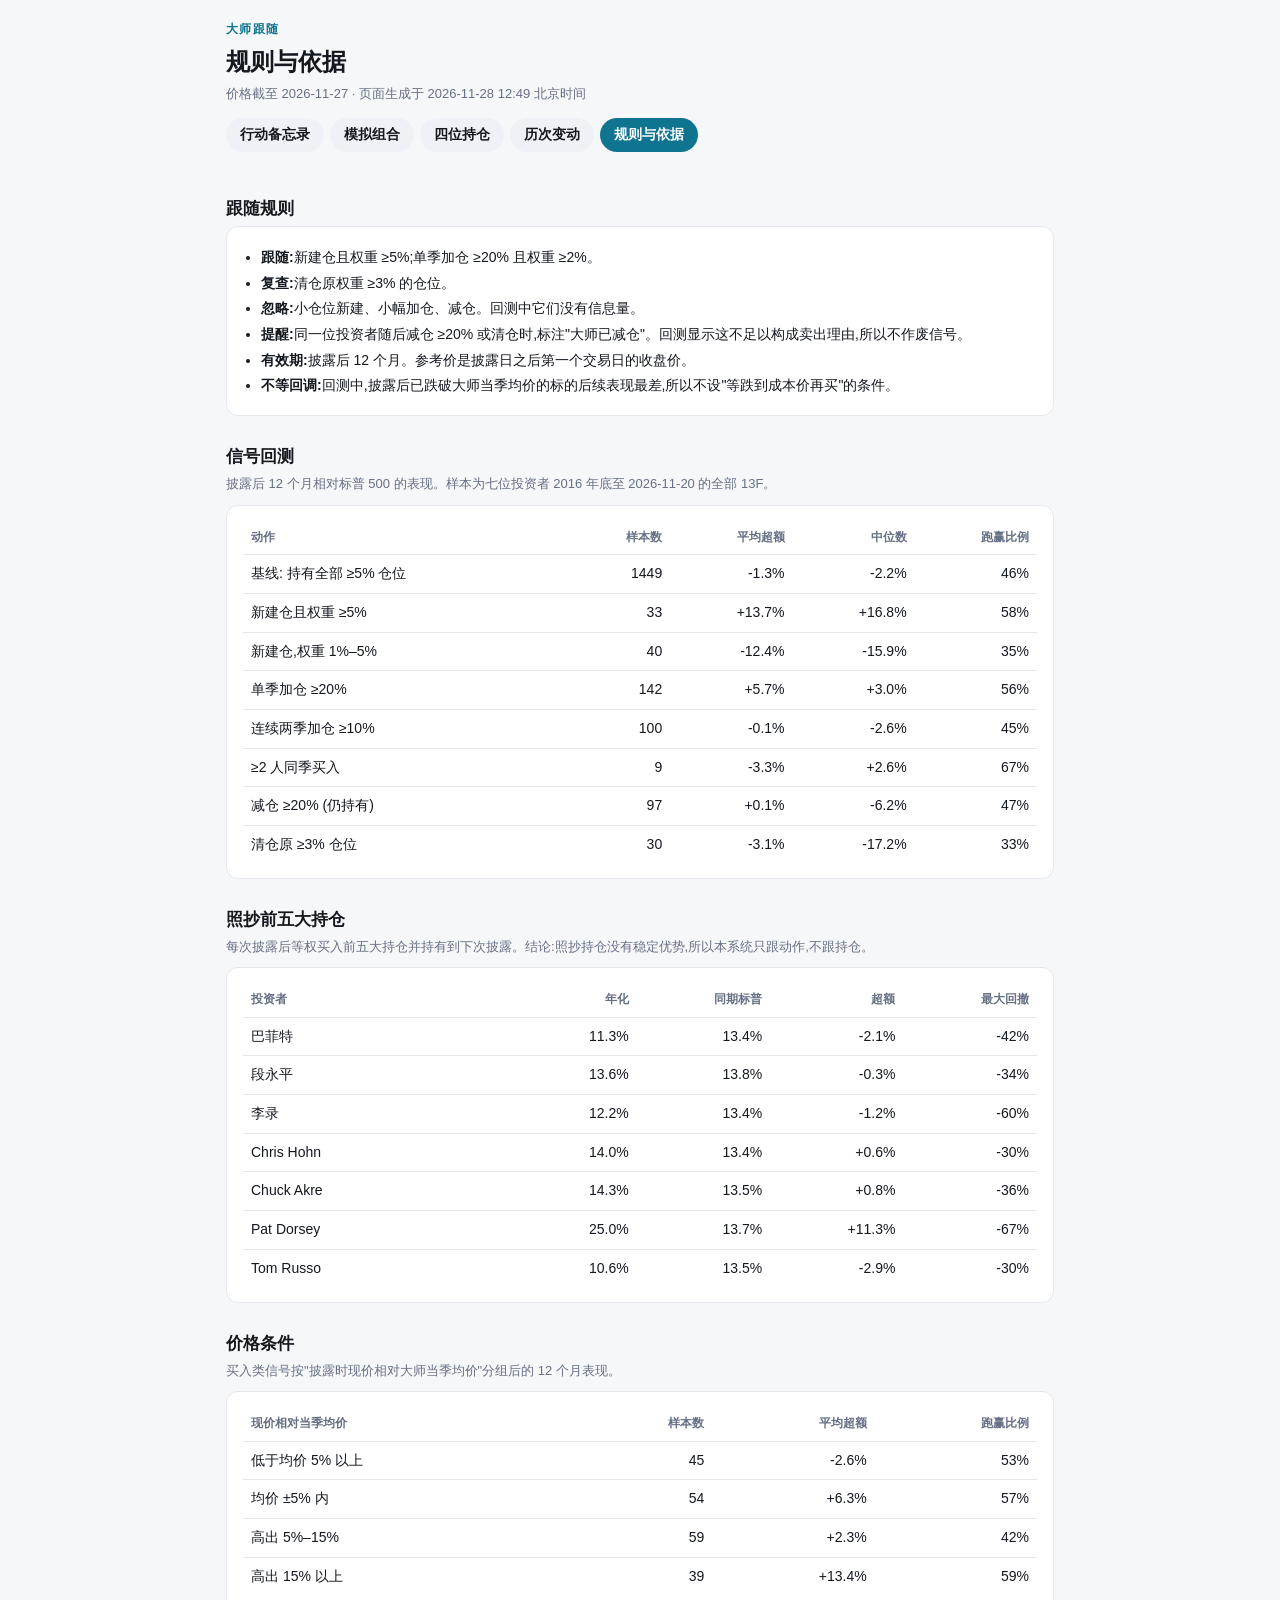
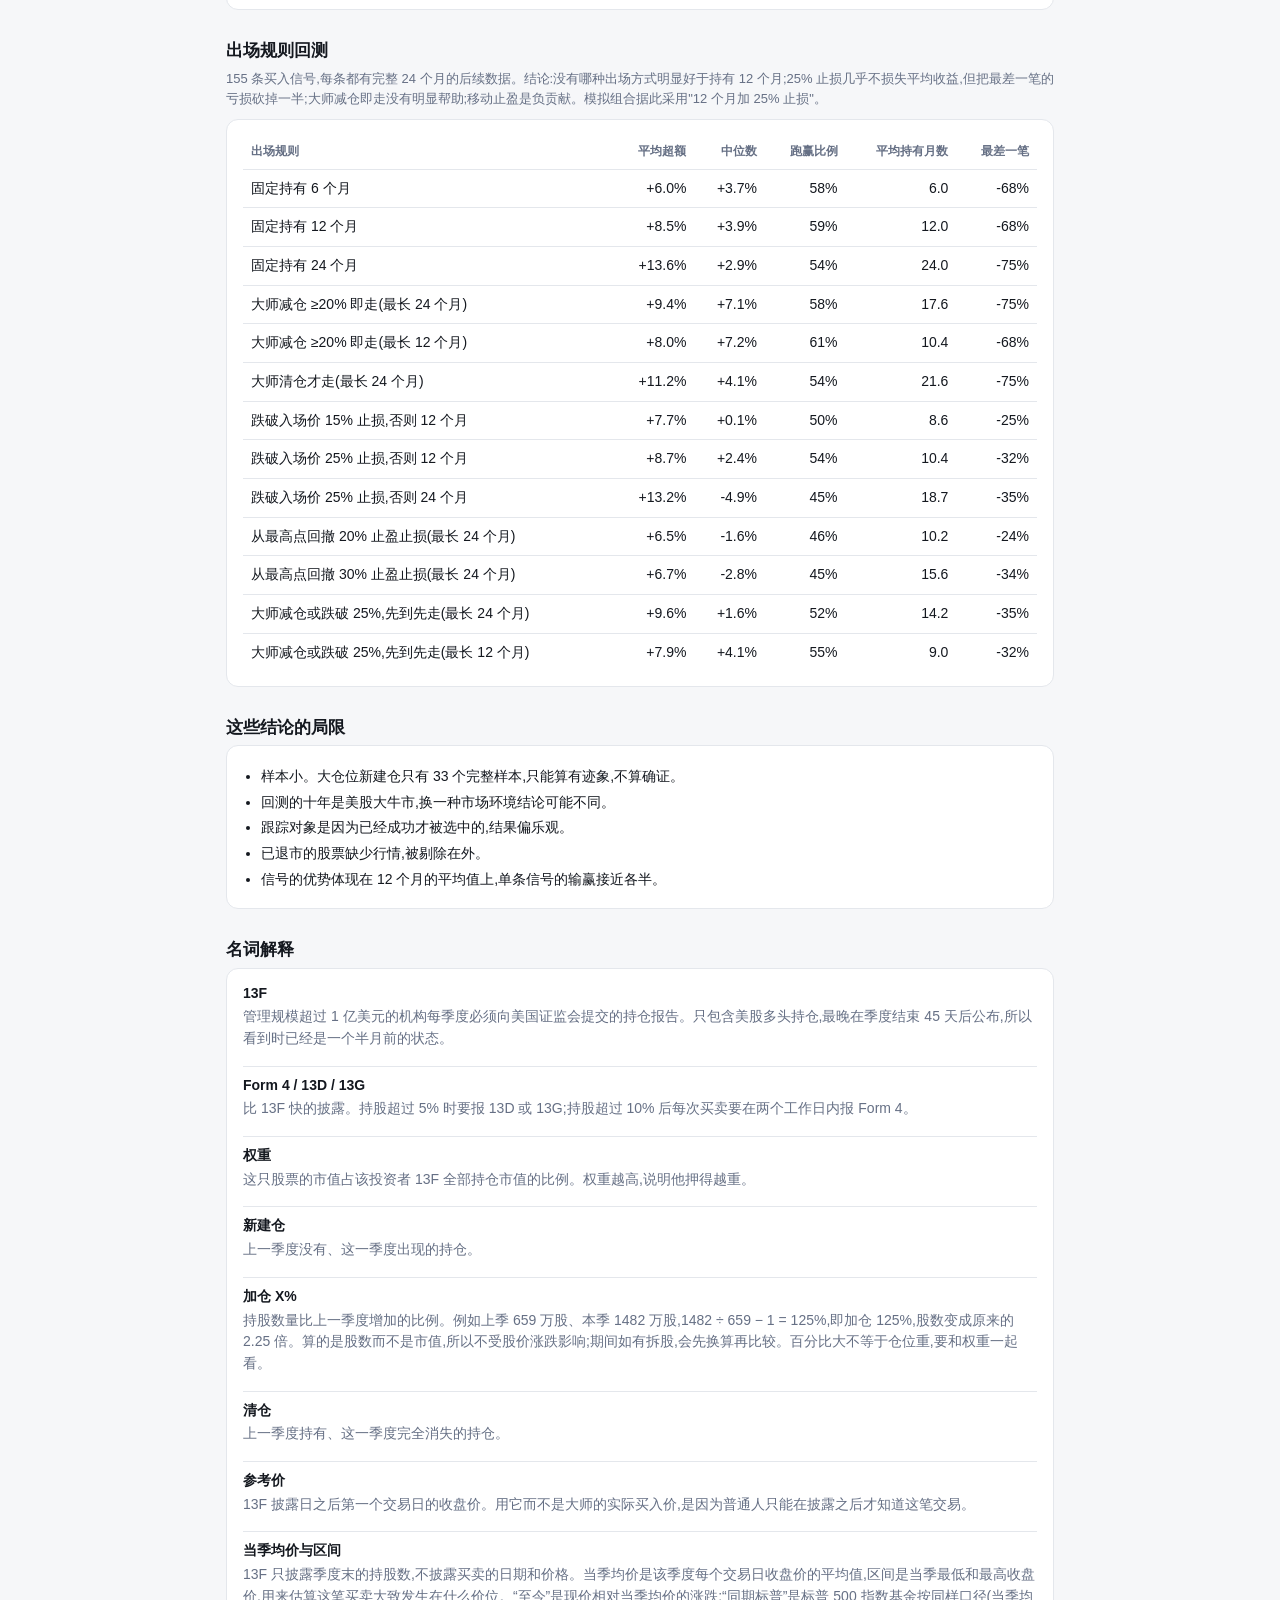
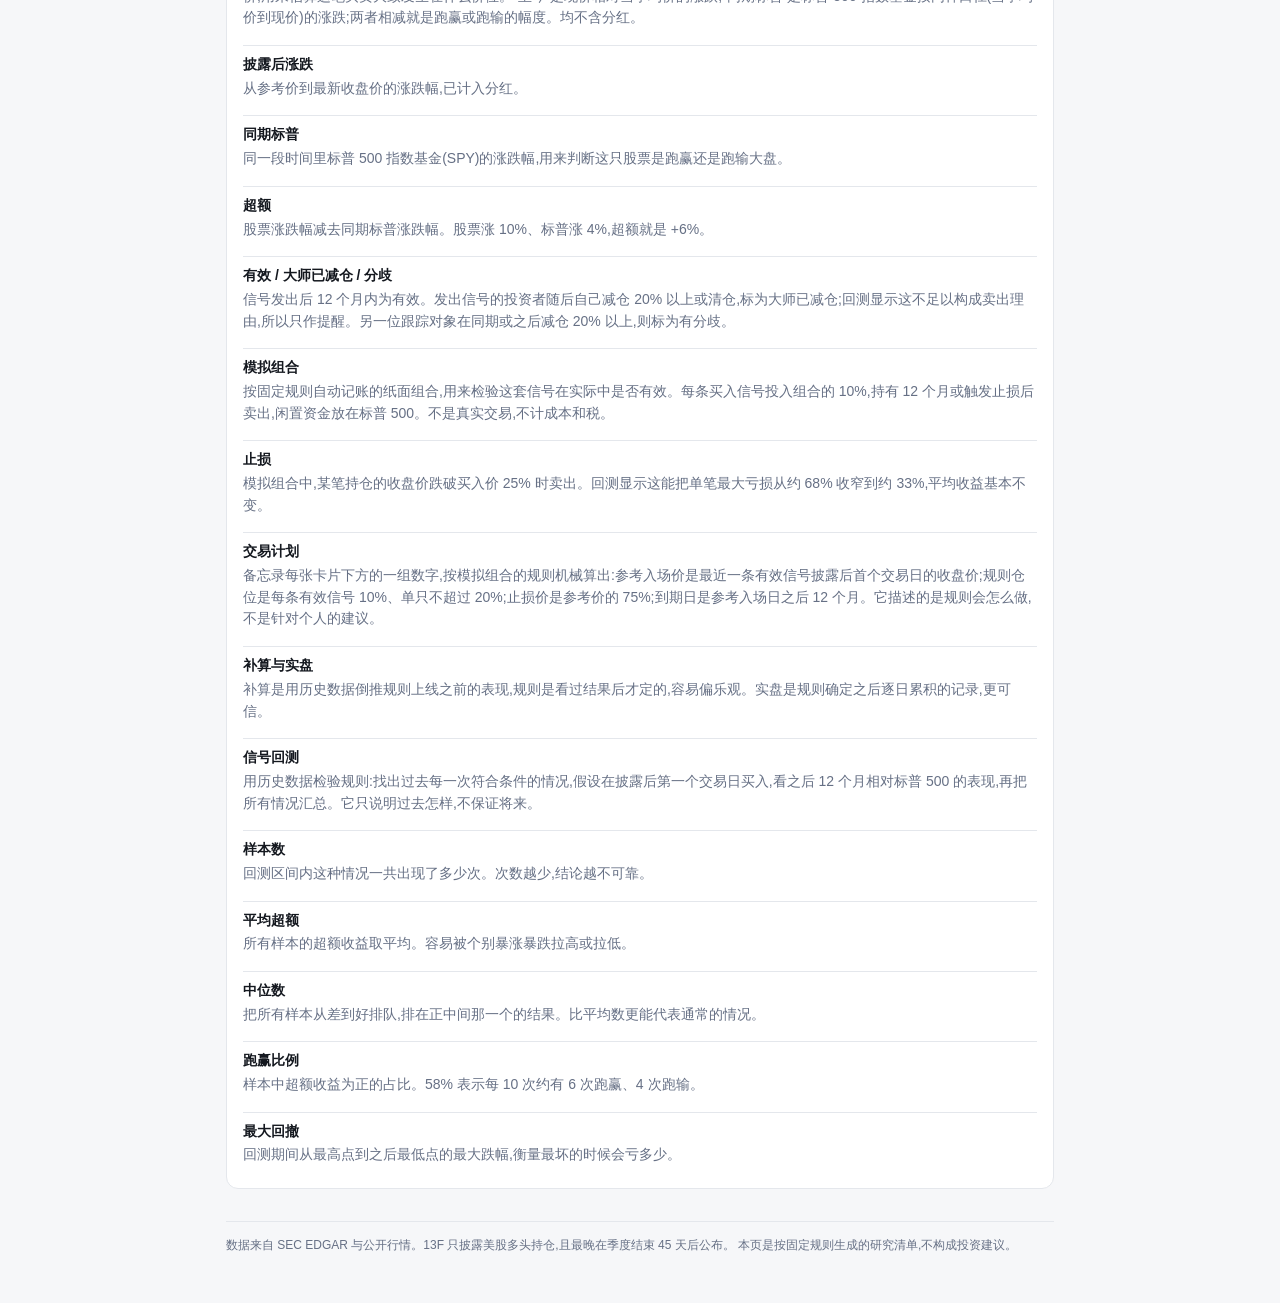
<file: docs/evidence.html>
<!DOCTYPE html>
<html lang="zh-CN"><head><meta charset="UTF-8">
<meta name="viewport" content="width=device-width,initial-scale=1">
<title>规则与依据 · 大师跟随</title><link rel="stylesheet" href="assets/style.css?v=00ed2e57"></head>
<body><div class="wrap">
<header><div class="brand">大师跟随</div><h1>规则与依据</h1>
<div class="sub">价格截至 2026-11-27 · 页面生成于 2026-11-28 12:49 北京时间</div>
<nav><a href="index.html">行动备忘录</a><a href="portfolio.html">模拟组合</a><a href="investors.html">四位持仓</a><a href="changes.html">历次变动</a><a href="evidence.html" class=on>规则与依据</a></nav></header>
<h2>跟随规则</h2>
<div class="card"><ul class="plain">
<li><b>跟随:</b>新建仓且权重 ≥5%;单季加仓 ≥20% 且权重 ≥2%。</li>
<li><b>复查:</b>清仓原权重 ≥3% 的仓位。</li>
<li><b>忽略:</b>小仓位新建、小幅加仓、减仓。回测中它们没有信息量。</li>
<li><b>提醒:</b>同一位投资者随后减仓 ≥20% 或清仓时,标注"大师已减仓"。回测显示这不足以构成卖出理由,所以不作废信号。</li>
<li><b>有效期:</b>披露后 12 个月。参考价是披露日之后第一个交易日的收盘价。</li>
<li><b>不等回调:</b>回测中,披露后已跌破大师当季均价的标的后续表现最差,所以不设"等跌到成本价再买"的条件。</li>
</ul></div><h2>信号回测</h2><div class="hint">披露后 12 个月相对标普 500 的表现。样本为七位投资者 2016 年底至 2026-11-20 的全部 13F。</div><div class="card scroll wide"><table><tr><th>动作</th><th class="num">样本数</th><th class="num">平均超额</th><th class="num">中位数</th><th class="num">跑赢比例</th></tr><tr><td>基线: 持有全部 ≥5% 仓位</td><td class="num">1449</td><td class="num">-1.3%</td><td class="num">-2.2%</td><td class="num">46%</td></tr><tr><td>新建仓且权重 ≥5%</td><td class="num">33</td><td class="num">+13.7%</td><td class="num">+16.8%</td><td class="num">58%</td></tr><tr><td>新建仓,权重 1%–5%</td><td class="num">40</td><td class="num">-12.4%</td><td class="num">-15.9%</td><td class="num">35%</td></tr><tr><td>单季加仓 ≥20%</td><td class="num">142</td><td class="num">+5.7%</td><td class="num">+3.0%</td><td class="num">56%</td></tr><tr><td>连续两季加仓 ≥10%</td><td class="num">100</td><td class="num">-0.1%</td><td class="num">-2.6%</td><td class="num">45%</td></tr><tr><td>≥2 人同季买入</td><td class="num">9</td><td class="num">-3.3%</td><td class="num">+2.6%</td><td class="num">67%</td></tr><tr><td>减仓 ≥20% (仍持有)</td><td class="num">97</td><td class="num">+0.1%</td><td class="num">-6.2%</td><td class="num">47%</td></tr><tr><td>清仓原 ≥3% 仓位</td><td class="num">30</td><td class="num">-3.1%</td><td class="num">-17.2%</td><td class="num">33%</td></tr></table></div><h2>照抄前五大持仓</h2><div class="hint">每次披露后等权买入前五大持仓并持有到下次披露。结论:照抄持仓没有稳定优势,所以本系统只跟动作,不跟持仓。</div><div class="card scroll wide"><table><tr><th>投资者</th><th class="num">年化</th><th class="num">同期标普</th><th class="num">超额</th><th class="num">最大回撤</th></tr><tr><td>巴菲特</td><td class="num">11.3%</td><td class="num">13.4%</td><td class="num">-2.1%</td><td class="num">-42%</td></tr><tr><td>段永平</td><td class="num">13.6%</td><td class="num">13.8%</td><td class="num">-0.3%</td><td class="num">-34%</td></tr><tr><td>李录</td><td class="num">12.2%</td><td class="num">13.4%</td><td class="num">-1.2%</td><td class="num">-60%</td></tr><tr><td>Chris Hohn</td><td class="num">14.0%</td><td class="num">13.4%</td><td class="num">+0.6%</td><td class="num">-30%</td></tr><tr><td>Chuck Akre</td><td class="num">14.3%</td><td class="num">13.5%</td><td class="num">+0.8%</td><td class="num">-36%</td></tr><tr><td>Pat Dorsey</td><td class="num">25.0%</td><td class="num">13.7%</td><td class="num">+11.3%</td><td class="num">-67%</td></tr><tr><td>Tom Russo</td><td class="num">10.6%</td><td class="num">13.5%</td><td class="num">-2.9%</td><td class="num">-30%</td></tr></table></div><h2>价格条件</h2><div class="hint">买入类信号按"披露时现价相对大师当季均价"分组后的 12 个月表现。</div><div class="card scroll wide"><table><tr><th>现价相对当季均价</th><th class="num">样本数</th><th class="num">平均超额</th><th class="num">跑赢比例</th></tr><tr><td>低于均价 5% 以上</td><td class="num">45</td><td class="num">-2.6%</td><td class="num">53%</td></tr><tr><td>均价 ±5% 内</td><td class="num">54</td><td class="num">+6.3%</td><td class="num">57%</td></tr><tr><td>高出 5%–15%</td><td class="num">59</td><td class="num">+2.3%</td><td class="num">42%</td></tr><tr><td>高出 15% 以上</td><td class="num">39</td><td class="num">+13.4%</td><td class="num">59%</td></tr></table></div><h2>出场规则回测</h2><div class="hint">155 条买入信号,每条都有完整 24 个月的后续数据。结论:没有哪种出场方式明显好于持有 12 个月;25% 止损几乎不损失平均收益,但把最差一笔的亏损砍掉一半;大师减仓即走没有明显帮助;移动止盈是负贡献。模拟组合据此采用"12 个月加 25% 止损"。</div><div class="card scroll wide"><table><tr><th>出场规则</th><th class="num">平均超额</th><th class="num">中位数</th><th class="num">跑赢比例</th><th class="num">平均持有月数</th><th class="num">最差一笔</th></tr><tr><td>固定持有 6 个月</td><td class="num">+6.0%</td><td class="num">+3.7%</td><td class="num">58%</td><td class="num">6.0</td><td class="num">-68%</td></tr><tr><td>固定持有 12 个月</td><td class="num">+8.5%</td><td class="num">+3.9%</td><td class="num">59%</td><td class="num">12.0</td><td class="num">-68%</td></tr><tr><td>固定持有 24 个月</td><td class="num">+13.6%</td><td class="num">+2.9%</td><td class="num">54%</td><td class="num">24.0</td><td class="num">-75%</td></tr><tr><td>大师减仓 ≥20% 即走(最长 24 个月)</td><td class="num">+9.4%</td><td class="num">+7.1%</td><td class="num">58%</td><td class="num">17.6</td><td class="num">-75%</td></tr><tr><td>大师减仓 ≥20% 即走(最长 12 个月)</td><td class="num">+8.0%</td><td class="num">+7.2%</td><td class="num">61%</td><td class="num">10.4</td><td class="num">-68%</td></tr><tr><td>大师清仓才走(最长 24 个月)</td><td class="num">+11.2%</td><td class="num">+4.1%</td><td class="num">54%</td><td class="num">21.6</td><td class="num">-75%</td></tr><tr><td>跌破入场价 15% 止损,否则 12 个月</td><td class="num">+7.7%</td><td class="num">+0.1%</td><td class="num">50%</td><td class="num">8.6</td><td class="num">-25%</td></tr><tr><td>跌破入场价 25% 止损,否则 12 个月</td><td class="num">+8.7%</td><td class="num">+2.4%</td><td class="num">54%</td><td class="num">10.4</td><td class="num">-32%</td></tr><tr><td>跌破入场价 25% 止损,否则 24 个月</td><td class="num">+13.2%</td><td class="num">-4.9%</td><td class="num">45%</td><td class="num">18.7</td><td class="num">-35%</td></tr><tr><td>从最高点回撤 20% 止盈止损(最长 24 个月)</td><td class="num">+6.5%</td><td class="num">-1.6%</td><td class="num">46%</td><td class="num">10.2</td><td class="num">-24%</td></tr><tr><td>从最高点回撤 30% 止盈止损(最长 24 个月)</td><td class="num">+6.7%</td><td class="num">-2.8%</td><td class="num">45%</td><td class="num">15.6</td><td class="num">-34%</td></tr><tr><td>大师减仓或跌破 25%,先到先走(最长 24 个月)</td><td class="num">+9.6%</td><td class="num">+1.6%</td><td class="num">52%</td><td class="num">14.2</td><td class="num">-35%</td></tr><tr><td>大师减仓或跌破 25%,先到先走(最长 12 个月)</td><td class="num">+7.9%</td><td class="num">+4.1%</td><td class="num">55%</td><td class="num">9.0</td><td class="num">-32%</td></tr></table></div><h2>这些结论的局限</h2>
<div class="card"><ul class="plain">
<li>样本小。大仓位新建仓只有 33 个完整样本,只能算有迹象,不算确证。</li>
<li>回测的十年是美股大牛市,换一种市场环境结论可能不同。</li>
<li>跟踪对象是因为已经成功才被选中的,结果偏乐观。</li>
<li>已退市的股票缺少行情,被剔除在外。</li>
<li>信号的优势体现在 12 个月的平均值上,单条信号的输赢接近各半。</li>
</ul></div><h2 id="glossary">名词解释</h2><div class="card fast"><div class="row"><span class="who">13F</span><div class="def">管理规模超过 1 亿美元的机构每季度必须向美国证监会提交的持仓报告。只包含美股多头持仓,最晚在季度结束 45 天后公布,所以看到时已经是一个半月前的状态。</div></div><div class="row"><span class="who">Form 4 / 13D / 13G</span><div class="def">比 13F 快的披露。持股超过 5% 时要报 13D 或 13G;持股超过 10% 后每次买卖要在两个工作日内报 Form 4。</div></div><div class="row"><span class="who">权重</span><div class="def">这只股票的市值占该投资者 13F 全部持仓市值的比例。权重越高,说明他押得越重。</div></div><div class="row"><span class="who">新建仓</span><div class="def">上一季度没有、这一季度出现的持仓。</div></div><div class="row"><span class="who">加仓 X%</span><div class="def">持股数量比上一季度增加的比例。例如上季 659 万股、本季 1482 万股,1482 ÷ 659 − 1 = 125%,即加仓 125%,股数变成原来的 2.25 倍。算的是股数而不是市值,所以不受股价涨跌影响;期间如有拆股,会先换算再比较。百分比大不等于仓位重,要和权重一起看。</div></div><div class="row"><span class="who">清仓</span><div class="def">上一季度持有、这一季度完全消失的持仓。</div></div><div class="row"><span class="who">参考价</span><div class="def">13F 披露日之后第一个交易日的收盘价。用它而不是大师的实际买入价,是因为普通人只能在披露之后才知道这笔交易。</div></div><div class="row"><span class="who">当季均价与区间</span><div class="def">13F 只披露季度末的持股数,不披露买卖的日期和价格。当季均价是该季度每个交易日收盘价的平均值,区间是当季最低和最高收盘价,用来估算这笔买卖大致发生在什么价位。“至今”是现价相对当季均价的涨跌;“同期标普”是标普 500 指数基金按同样口径(当季均价到现价)的涨跌;两者相减就是跑赢或跑输的幅度。均不含分红。</div></div><div class="row"><span class="who">披露后涨跌</span><div class="def">从参考价到最新收盘价的涨跌幅,已计入分红。</div></div><div class="row"><span class="who">同期标普</span><div class="def">同一段时间里标普 500 指数基金(SPY)的涨跌幅,用来判断这只股票是跑赢还是跑输大盘。</div></div><div class="row"><span class="who">超额</span><div class="def">股票涨跌幅减去同期标普涨跌幅。股票涨 10%、标普涨 4%,超额就是 +6%。</div></div><div class="row"><span class="who">有效 / 大师已减仓 / 分歧</span><div class="def">信号发出后 12 个月内为有效。发出信号的投资者随后自己减仓 20% 以上或清仓,标为大师已减仓;回测显示这不足以构成卖出理由,所以只作提醒。另一位跟踪对象在同期或之后减仓 20% 以上,则标为有分歧。</div></div><div class="row"><span class="who">模拟组合</span><div class="def">按固定规则自动记账的纸面组合,用来检验这套信号在实际中是否有效。每条买入信号投入组合的 10%,持有 12 个月或触发止损后卖出,闲置资金放在标普 500。不是真实交易,不计成本和税。</div></div><div class="row"><span class="who">止损</span><div class="def">模拟组合中,某笔持仓的收盘价跌破买入价 25% 时卖出。回测显示这能把单笔最大亏损从约 68% 收窄到约 33%,平均收益基本不变。</div></div><div class="row"><span class="who">交易计划</span><div class="def">备忘录每张卡片下方的一组数字,按模拟组合的规则机械算出:参考入场价是最近一条有效信号披露后首个交易日的收盘价;规则仓位是每条有效信号 10%、单只不超过 20%;止损价是参考价的 75%;到期日是参考入场日之后 12 个月。它描述的是规则会怎么做,不是针对个人的建议。</div></div><div class="row"><span class="who">补算与实盘</span><div class="def">补算是用历史数据倒推规则上线之前的表现,规则是看过结果后才定的,容易偏乐观。实盘是规则确定之后逐日累积的记录,更可信。</div></div><div class="row"><span class="who">信号回测</span><div class="def">用历史数据检验规则:找出过去每一次符合条件的情况,假设在披露后第一个交易日买入,看之后 12 个月相对标普 500 的表现,再把所有情况汇总。它只说明过去怎样,不保证将来。</div></div><div class="row"><span class="who">样本数</span><div class="def">回测区间内这种情况一共出现了多少次。次数越少,结论越不可靠。</div></div><div class="row"><span class="who">平均超额</span><div class="def">所有样本的超额收益取平均。容易被个别暴涨暴跌拉高或拉低。</div></div><div class="row"><span class="who">中位数</span><div class="def">把所有样本从差到好排队,排在正中间那一个的结果。比平均数更能代表通常的情况。</div></div><div class="row"><span class="who">跑赢比例</span><div class="def">样本中超额收益为正的占比。58% 表示每 10 次约有 6 次跑赢、4 次跑输。</div></div><div class="row"><span class="who">最大回撤</span><div class="def">回测期间从最高点到之后最低点的最大跌幅,衡量最坏的时候会亏多少。</div></div></div>
<footer>数据来自 SEC EDGAR 与公开行情。13F 只披露美股多头持仓,且最晚在季度结束 45 天后公布。
本页是按固定规则生成的研究清单,不构成投资建议。</footer>
</div></body></html>
</file>
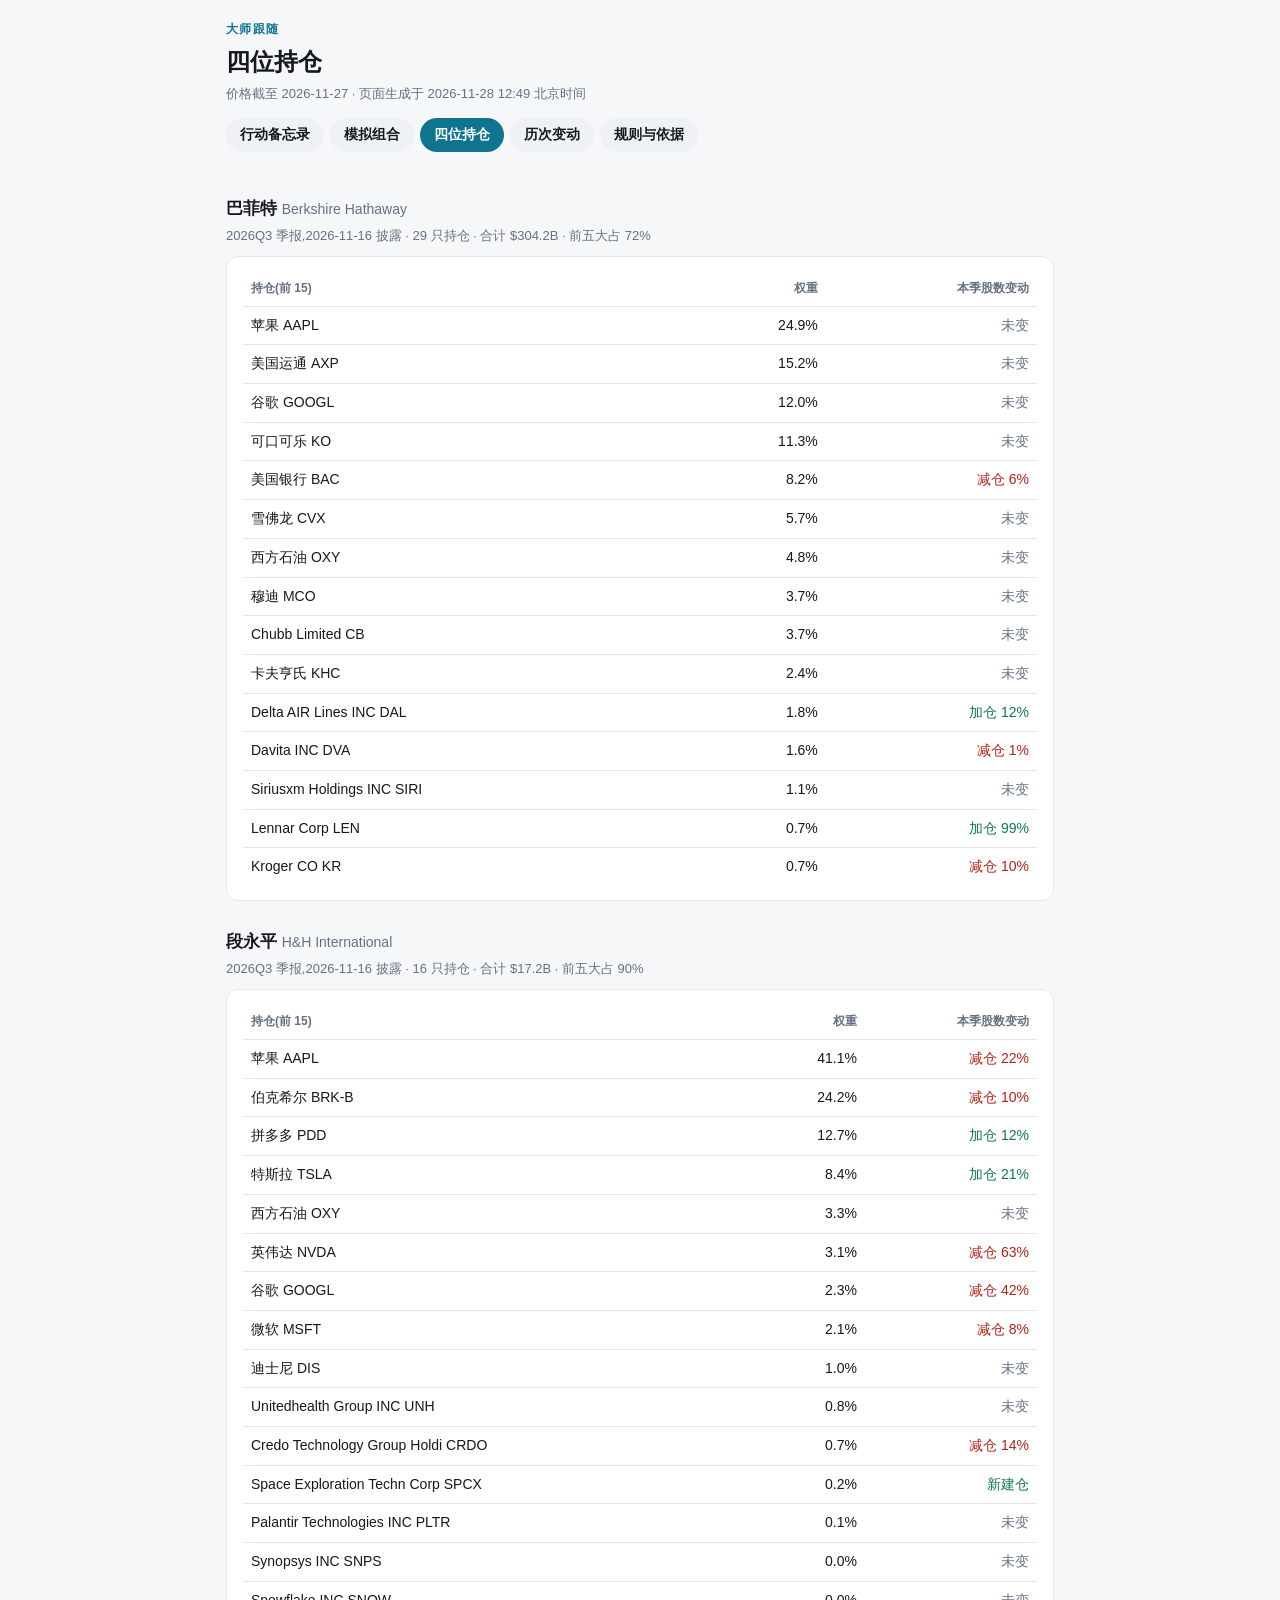
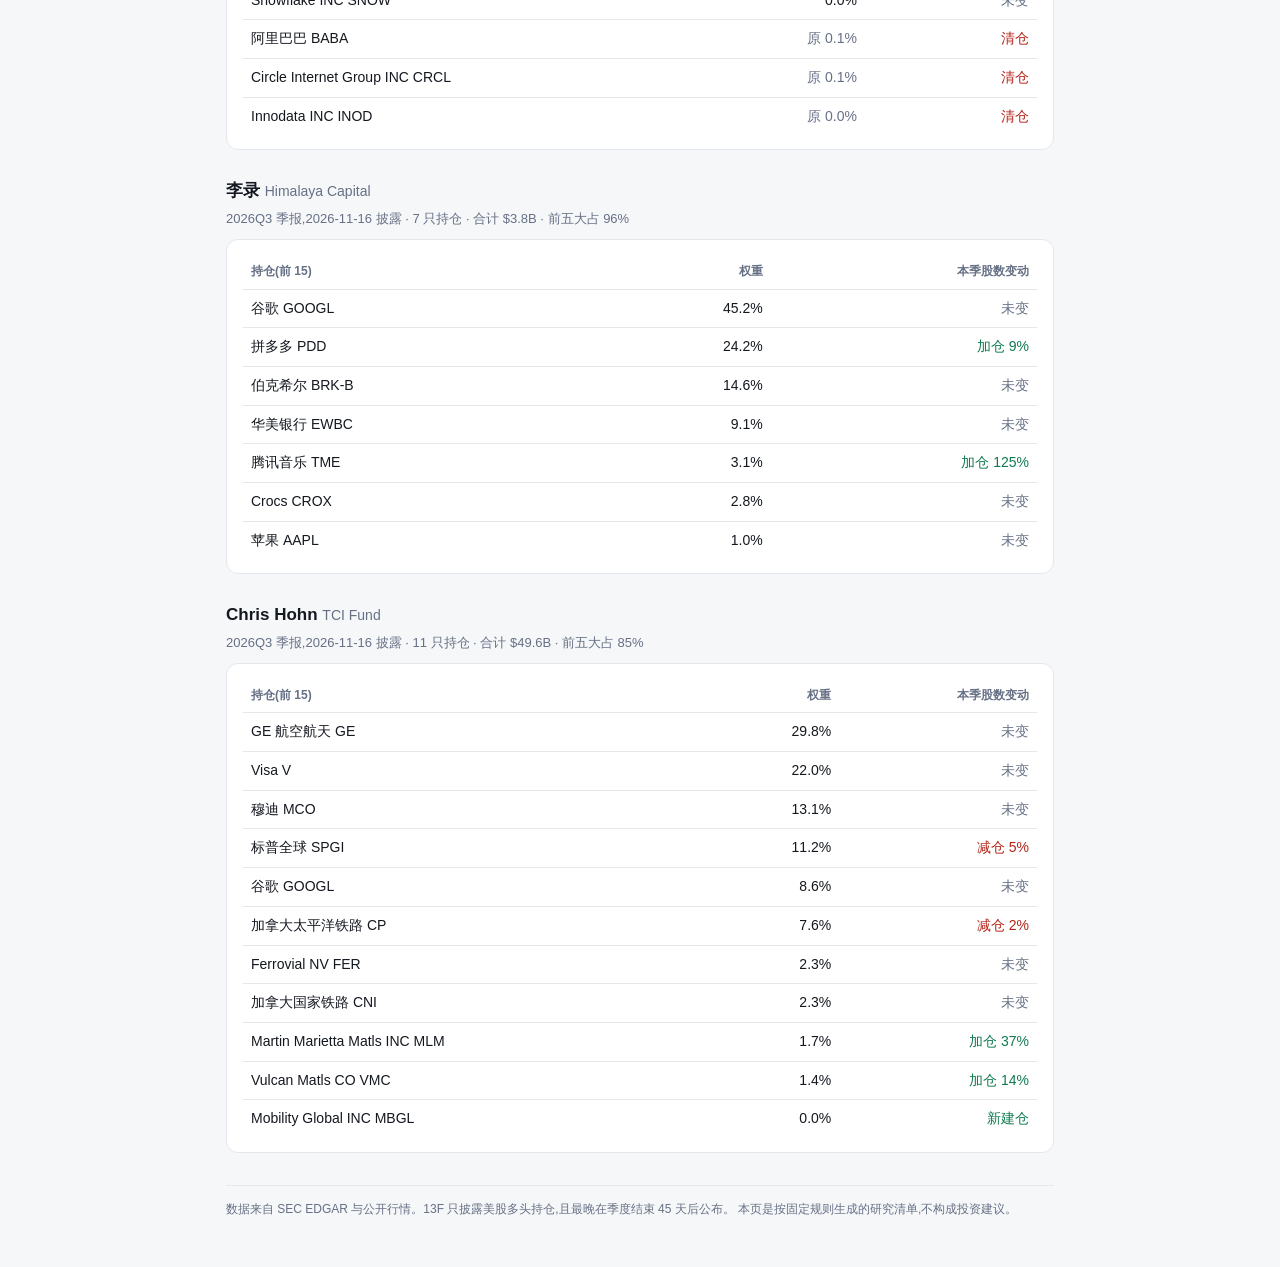
<file: docs/investors.html>
<!DOCTYPE html>
<html lang="zh-CN"><head><meta charset="UTF-8">
<meta name="viewport" content="width=device-width,initial-scale=1">
<title>四位持仓 · 大师跟随</title><link rel="stylesheet" href="assets/style.css?v=00ed2e57"></head>
<body><div class="wrap">
<header><div class="brand">大师跟随</div><h1>四位持仓</h1>
<div class="sub">价格截至 2026-11-27 · 页面生成于 2026-11-28 12:49 北京时间</div>
<nav><a href="index.html">行动备忘录</a><a href="portfolio.html">模拟组合</a><a href="investors.html" class=on>四位持仓</a><a href="changes.html">历次变动</a><a href="evidence.html">规则与依据</a></nav></header>
<h2>巴菲特 <span class="muted" style="font-weight:400;font-size:14px">Berkshire Hathaway</span></h2><div class="hint">2026Q3 季报,2026-11-16 披露 · 29 只持仓 · 合计 $304.2B · 前五大占 72%</div><div class="card scroll"><table><tr><th>持仓(前 15)</th><th class="num">权重</th><th class="num">本季股数变动</th></tr><tr><td>苹果 AAPL</td><td class="num">24.9%</td><td class="num"><span class="muted">未变</span></td></tr><tr><td>美国运通 AXP</td><td class="num">15.2%</td><td class="num"><span class="muted">未变</span></td></tr><tr><td>谷歌 GOOGL</td><td class="num">12.0%</td><td class="num"><span class="muted">未变</span></td></tr><tr><td>可口可乐 KO</td><td class="num">11.3%</td><td class="num"><span class="muted">未变</span></td></tr><tr><td>美国银行 BAC</td><td class="num">8.2%</td><td class="num"><span class="down">减仓 6%</span></td></tr><tr><td>雪佛龙 CVX</td><td class="num">5.7%</td><td class="num"><span class="muted">未变</span></td></tr><tr><td>西方石油 OXY</td><td class="num">4.8%</td><td class="num"><span class="muted">未变</span></td></tr><tr><td>穆迪 MCO</td><td class="num">3.7%</td><td class="num"><span class="muted">未变</span></td></tr><tr><td>Chubb Limited CB</td><td class="num">3.7%</td><td class="num"><span class="muted">未变</span></td></tr><tr><td>卡夫亨氏 KHC</td><td class="num">2.4%</td><td class="num"><span class="muted">未变</span></td></tr><tr><td>Delta AIR Lines INC DAL</td><td class="num">1.8%</td><td class="num"><span class="up">加仓 12%</span></td></tr><tr><td>Davita INC DVA</td><td class="num">1.6%</td><td class="num"><span class="down">减仓 1%</span></td></tr><tr><td>Siriusxm Holdings INC SIRI</td><td class="num">1.1%</td><td class="num"><span class="muted">未变</span></td></tr><tr><td>Lennar Corp LEN</td><td class="num">0.7%</td><td class="num"><span class="up">加仓 99%</span></td></tr><tr><td>Kroger CO KR</td><td class="num">0.7%</td><td class="num"><span class="down">减仓 10%</span></td></tr></table></div><h2>段永平 <span class="muted" style="font-weight:400;font-size:14px">H&amp;H International</span></h2><div class="hint">2026Q3 季报,2026-11-16 披露 · 16 只持仓 · 合计 $17.2B · 前五大占 90%</div><div class="card scroll"><table><tr><th>持仓(前 15)</th><th class="num">权重</th><th class="num">本季股数变动</th></tr><tr><td>苹果 AAPL</td><td class="num">41.1%</td><td class="num"><span class="down">减仓 22%</span></td></tr><tr><td>伯克希尔 BRK-B</td><td class="num">24.2%</td><td class="num"><span class="down">减仓 10%</span></td></tr><tr><td>拼多多 PDD</td><td class="num">12.7%</td><td class="num"><span class="up">加仓 12%</span></td></tr><tr><td>特斯拉 TSLA</td><td class="num">8.4%</td><td class="num"><span class="up">加仓 21%</span></td></tr><tr><td>西方石油 OXY</td><td class="num">3.3%</td><td class="num"><span class="muted">未变</span></td></tr><tr><td>英伟达 NVDA</td><td class="num">3.1%</td><td class="num"><span class="down">减仓 63%</span></td></tr><tr><td>谷歌 GOOGL</td><td class="num">2.3%</td><td class="num"><span class="down">减仓 42%</span></td></tr><tr><td>微软 MSFT</td><td class="num">2.1%</td><td class="num"><span class="down">减仓 8%</span></td></tr><tr><td>迪士尼 DIS</td><td class="num">1.0%</td><td class="num"><span class="muted">未变</span></td></tr><tr><td>Unitedhealth Group INC UNH</td><td class="num">0.8%</td><td class="num"><span class="muted">未变</span></td></tr><tr><td>Credo Technology Group Holdi CRDO</td><td class="num">0.7%</td><td class="num"><span class="down">减仓 14%</span></td></tr><tr><td>Space Exploration Techn Corp SPCX</td><td class="num">0.2%</td><td class="num"><span class="up">新建仓</span></td></tr><tr><td>Palantir Technologies INC PLTR</td><td class="num">0.1%</td><td class="num"><span class="muted">未变</span></td></tr><tr><td>Synopsys INC SNPS</td><td class="num">0.0%</td><td class="num"><span class="muted">未变</span></td></tr><tr><td>Snowflake INC SNOW</td><td class="num">0.0%</td><td class="num"><span class="muted">未变</span></td></tr><tr><td>阿里巴巴 BABA</td><td class="num muted">原 0.1%</td><td class="num"><span class="down">清仓</span></td></tr><tr><td>Circle Internet Group INC CRCL</td><td class="num muted">原 0.1%</td><td class="num"><span class="down">清仓</span></td></tr><tr><td>Innodata INC INOD</td><td class="num muted">原 0.0%</td><td class="num"><span class="down">清仓</span></td></tr></table></div><h2>李录 <span class="muted" style="font-weight:400;font-size:14px">Himalaya Capital</span></h2><div class="hint">2026Q3 季报,2026-11-16 披露 · 7 只持仓 · 合计 $3.8B · 前五大占 96%</div><div class="card scroll"><table><tr><th>持仓(前 15)</th><th class="num">权重</th><th class="num">本季股数变动</th></tr><tr><td>谷歌 GOOGL</td><td class="num">45.2%</td><td class="num"><span class="muted">未变</span></td></tr><tr><td>拼多多 PDD</td><td class="num">24.2%</td><td class="num"><span class="up">加仓 9%</span></td></tr><tr><td>伯克希尔 BRK-B</td><td class="num">14.6%</td><td class="num"><span class="muted">未变</span></td></tr><tr><td>华美银行 EWBC</td><td class="num">9.1%</td><td class="num"><span class="muted">未变</span></td></tr><tr><td>腾讯音乐 TME</td><td class="num">3.1%</td><td class="num"><span class="up">加仓 125%</span></td></tr><tr><td>Crocs CROX</td><td class="num">2.8%</td><td class="num"><span class="muted">未变</span></td></tr><tr><td>苹果 AAPL</td><td class="num">1.0%</td><td class="num"><span class="muted">未变</span></td></tr></table></div><h2>Chris Hohn <span class="muted" style="font-weight:400;font-size:14px">TCI Fund</span></h2><div class="hint">2026Q3 季报,2026-11-16 披露 · 11 只持仓 · 合计 $49.6B · 前五大占 85%</div><div class="card scroll"><table><tr><th>持仓(前 15)</th><th class="num">权重</th><th class="num">本季股数变动</th></tr><tr><td>GE 航空航天 GE</td><td class="num">29.8%</td><td class="num"><span class="muted">未变</span></td></tr><tr><td>Visa V</td><td class="num">22.0%</td><td class="num"><span class="muted">未变</span></td></tr><tr><td>穆迪 MCO</td><td class="num">13.1%</td><td class="num"><span class="muted">未变</span></td></tr><tr><td>标普全球 SPGI</td><td class="num">11.2%</td><td class="num"><span class="down">减仓 5%</span></td></tr><tr><td>谷歌 GOOGL</td><td class="num">8.6%</td><td class="num"><span class="muted">未变</span></td></tr><tr><td>加拿大太平洋铁路 CP</td><td class="num">7.6%</td><td class="num"><span class="down">减仓 2%</span></td></tr><tr><td>Ferrovial NV FER</td><td class="num">2.3%</td><td class="num"><span class="muted">未变</span></td></tr><tr><td>加拿大国家铁路 CNI</td><td class="num">2.3%</td><td class="num"><span class="muted">未变</span></td></tr><tr><td>Martin Marietta Matls INC MLM</td><td class="num">1.7%</td><td class="num"><span class="up">加仓 37%</span></td></tr><tr><td>Vulcan Matls CO VMC</td><td class="num">1.4%</td><td class="num"><span class="up">加仓 14%</span></td></tr><tr><td>Mobility Global INC MBGL</td><td class="num">0.0%</td><td class="num"><span class="up">新建仓</span></td></tr></table></div>
<footer>数据来自 SEC EDGAR 与公开行情。13F 只披露美股多头持仓,且最晚在季度结束 45 天后公布。
本页是按固定规则生成的研究清单,不构成投资建议。</footer>
</div></body></html>
</file>
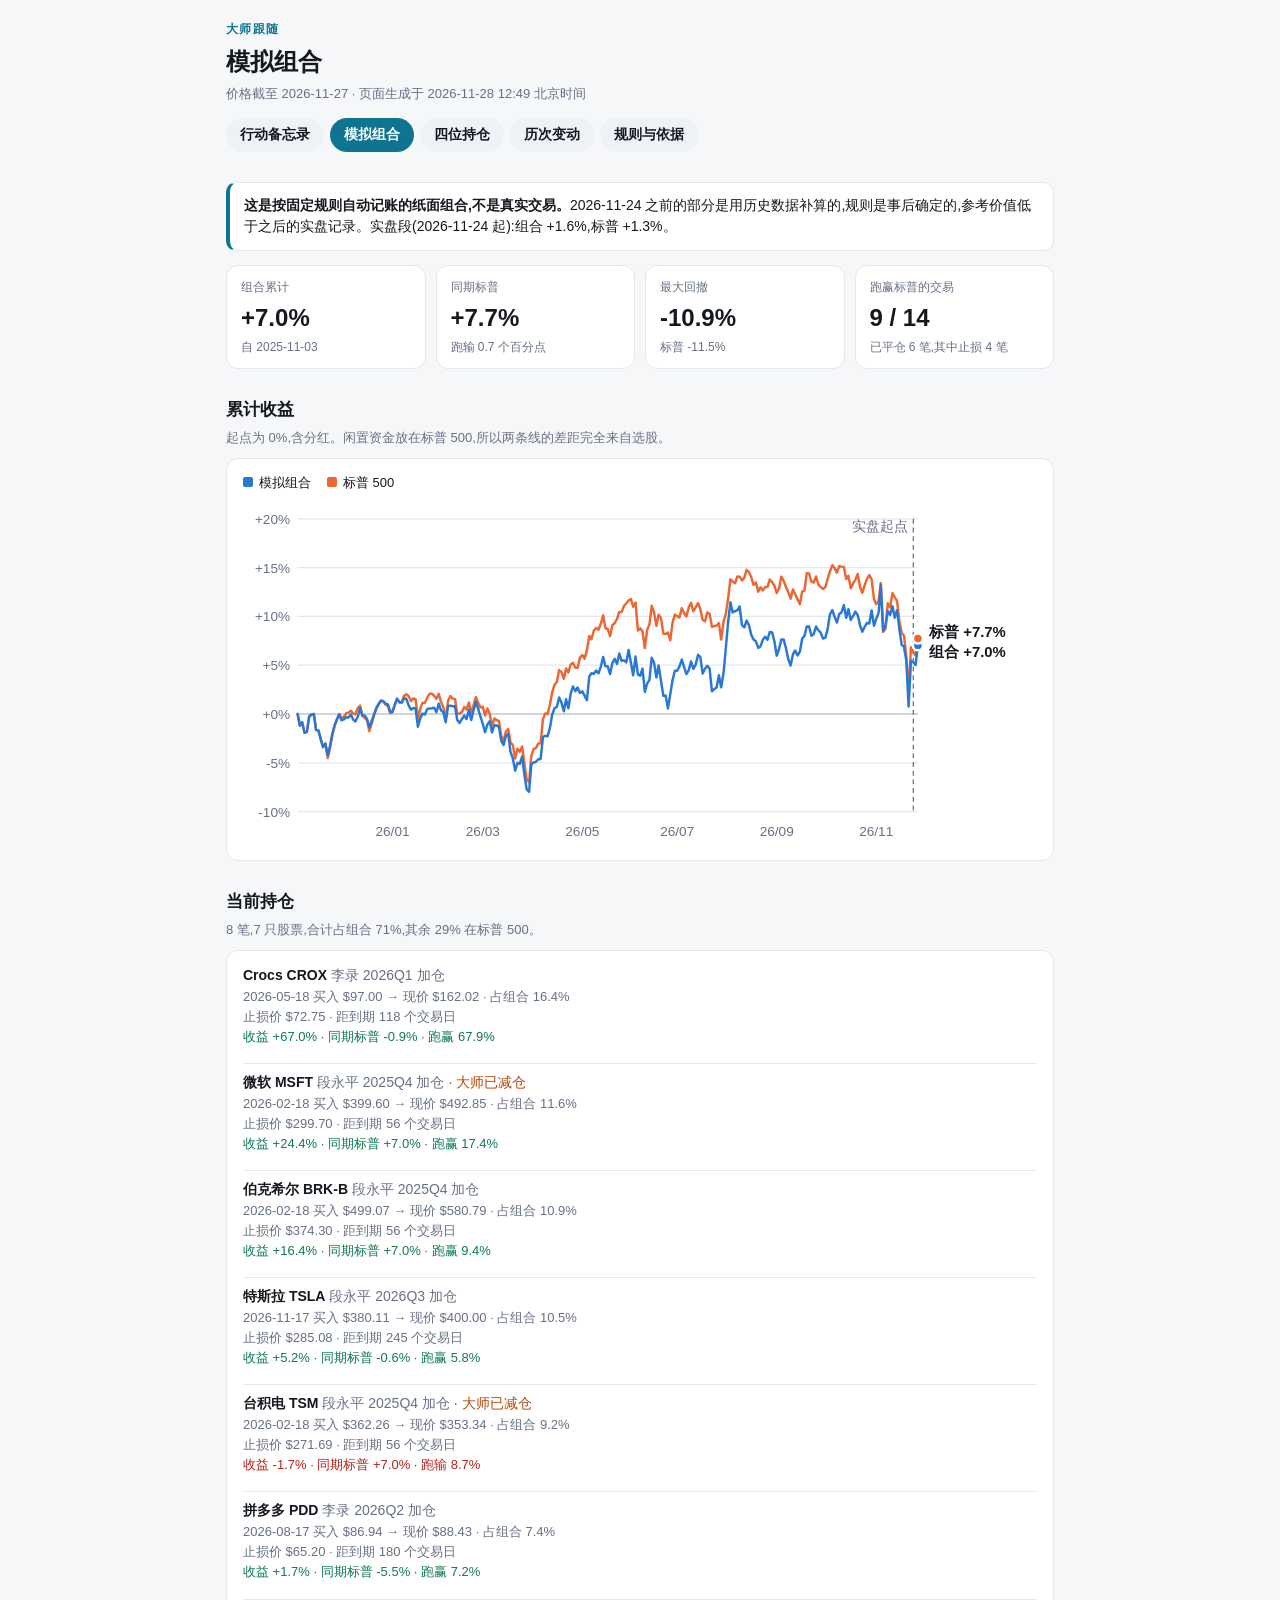
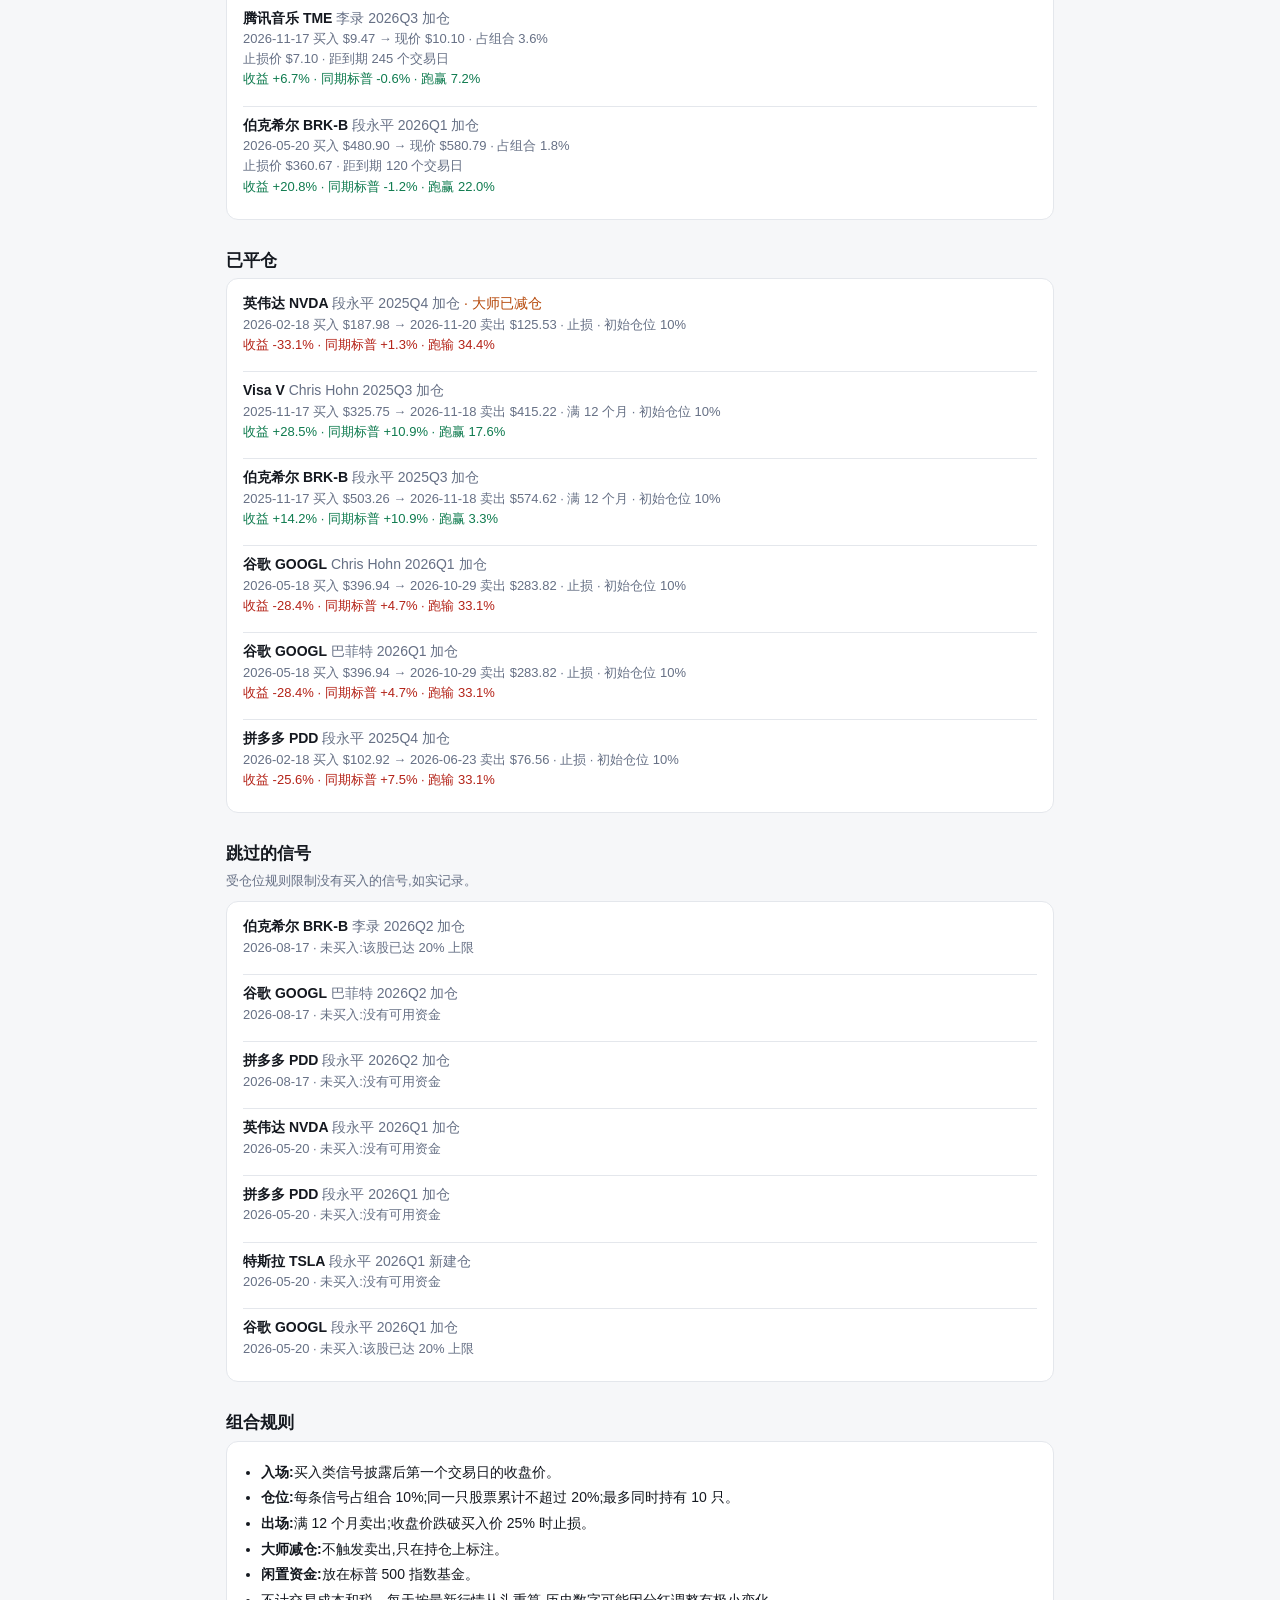
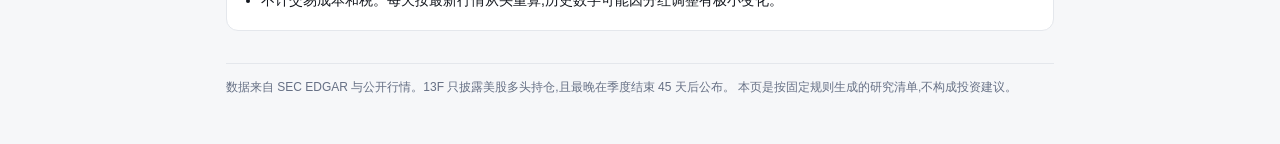
<file: docs/portfolio.html>
<!DOCTYPE html>
<html lang="zh-CN"><head><meta charset="UTF-8">
<meta name="viewport" content="width=device-width,initial-scale=1">
<title>模拟组合 · 大师跟随</title><link rel="stylesheet" href="assets/style.css?v=00ed2e57"></head>
<body><div class="wrap">
<header><div class="brand">大师跟随</div><h1>模拟组合</h1>
<div class="sub">价格截至 2026-11-27 · 页面生成于 2026-11-28 12:49 北京时间</div>
<nav><a href="index.html">行动备忘录</a><a href="portfolio.html" class=on>模拟组合</a><a href="investors.html">四位持仓</a><a href="changes.html">历次变动</a><a href="evidence.html">规则与依据</a></nav></header>
<div class="banner"><b>这是按固定规则自动记账的纸面组合,不是真实交易。</b>2026-11-24 之前的部分是用历史数据补算的,规则是事后确定的,参考价值低于之后的实盘记录。实盘段(2026-11-24 起):组合 +1.6%,标普 +1.3%。</div><div class="tiles"><div class="tile"><div class="tl">组合累计</div><div class="tv">+7.0%</div><div class="ts">自 2025-11-03</div></div><div class="tile"><div class="tl">同期标普</div><div class="tv">+7.7%</div><div class="ts">跑输 0.7 个百分点</div></div><div class="tile"><div class="tl">最大回撤</div><div class="tv">-10.9%</div><div class="ts">标普 -11.5%</div></div><div class="tile"><div class="tl">跑赢标普的交易</div><div class="tv">9 / 14</div><div class="ts">已平仓 6 笔,其中止损 4 笔</div></div></div><h2>累计收益</h2><div class="hint">起点为 0%,含分红。闲置资金放在标普 500,所以两条线的差距完全来自选股。</div><div class="card chart">
<div class="legend"><span><i class="sw s1"></i>模拟组合</span><span><i class="sw s2"></i>标普 500</span></div>
<div class="plot"><svg viewBox="0 0 640 280" role="img" aria-label="模拟组合与标普 500 的累计收益">
<line x1="44" x2="544" y1="252.0" y2="252.0" class="grid"/><text x="38" y="256.0" text-anchor="end" class="tick">-10%</text><line x1="44" x2="544" y1="212.7" y2="212.7" class="grid"/><text x="38" y="216.7" text-anchor="end" class="tick">-5%</text><line x1="44" x2="544" y1="173.3" y2="173.3" class="zero"/><text x="38" y="177.3" text-anchor="end" class="tick">+0%</text><line x1="44" x2="544" y1="134.0" y2="134.0" class="grid"/><text x="38" y="138.0" text-anchor="end" class="tick">+5%</text><line x1="44" x2="544" y1="94.7" y2="94.7" class="grid"/><text x="38" y="98.7" text-anchor="end" class="tick">+10%</text><line x1="44" x2="544" y1="55.3" y2="55.3" class="grid"/><text x="38" y="59.3" text-anchor="end" class="tick">+15%</text><line x1="44" x2="544" y1="16.0" y2="16.0" class="grid"/><text x="38" y="20.0" text-anchor="end" class="tick">+20%</text><text x="120.5" y="272" text-anchor="middle" class="tick">26/01</text><text x="193.3" y="272" text-anchor="middle" class="tick">26/03</text><text x="273.5" y="272" text-anchor="middle" class="tick">26/05</text><text x="350.0" y="272" text-anchor="middle" class="tick">26/07</text><text x="430.2" y="272" text-anchor="middle" class="tick">26/09</text><text x="510.4" y="272" text-anchor="middle" class="tick">26/11</text><line x1="540.3" x2="540.3" y1="16" y2="252" class="live"/><text x="536.3" y="26" text-anchor="end" class="tick">实盘起点</text>
<path d="M44.0,173.3 L45.9,182.7 L47.7,179.9 L49.6,188.4 L51.5,187.6 L53.3,175.5 L55.2,173.7 L57.1,173.3 L58.9,186.3 L60.8,186.5 L62.7,193.7 L64.5,200.1 L66.4,197.2 L68.3,208.8 L70.1,201.3 L72.0,190.2 L73.9,182.9 L75.7,177.6 L77.6,173.3 L79.4,176.9 L81.3,175.4 L83.2,172.7 L85.0,172.2 L86.9,170.7 L88.8,173.0 L90.6,173.6 L92.5,168.5 L94.4,166.6 L96.2,175.1 L98.1,176.3 L100.0,178.4 L101.8,187.1 L103.7,181.3 L105.6,174.2 L107.4,169.3 L109.3,165.7 L111.2,162.9 L113.0,162.9 L114.9,165.8 L116.8,166.8 L118.6,172.6 L120.5,171.2 L122.4,165.9 L124.2,161.2 L126.1,163.8 L128.0,163.9 L129.8,158.6 L131.7,157.4 L133.6,158.9 L135.4,162.9 L137.3,160.7 L139.1,161.4 L141.0,177.7 L142.9,168.6 L144.7,164.5 L146.6,164.2 L148.5,160.2 L150.3,157.0 L152.2,157.0 L154.1,158.6 L155.9,161.1 L157.8,157.0 L159.7,163.9 L161.5,167.7 L163.4,177.6 L165.3,162.6 L167.1,158.8 L169.0,160.9 L170.9,161.1 L172.7,173.4 L174.6,172.9 L176.5,171.6 L178.3,167.6 L180.2,169.7 L182.1,164.0 L183.9,172.1 L185.8,166.4 L187.7,159.6 L189.5,164.1 L191.4,168.0 L193.3,167.5 L195.1,174.5 L197.0,168.9 L198.9,173.3 L200.7,183.6 L202.6,176.9 L204.4,178.1 L206.3,179.1 L208.2,191.0 L210.0,195.3 L211.9,187.5 L213.8,185.5 L215.6,196.3 L217.5,198.2 L219.4,209.1 L221.2,201.3 L223.1,203.8 L225.0,199.5 L226.8,213.1 L228.7,225.9 L230.6,228.3 L232.4,207.1 L234.3,201.4 L236.2,200.7 L238.0,197.1 L239.9,196.8 L241.8,177.3 L243.6,172.9 L245.5,173.3 L247.4,165.6 L249.2,155.9 L251.1,149.7 L253.0,147.6 L254.8,137.9 L256.7,139.5 L258.6,144.9 L260.4,136.6 L262.3,139.8 L264.1,133.4 L266.0,132.0 L267.9,136.0 L269.7,136.1 L271.6,127.9 L273.5,125.7 L275.3,128.7 L277.2,122.0 L279.1,110.4 L280.9,113.0 L282.8,106.0 L284.7,104.0 L286.5,105.4 L288.4,100.6 L290.3,93.8 L292.1,104.2 L294.0,104.8 L295.9,110.5 L297.7,101.8 L299.6,100.1 L301.5,96.7 L303.3,91.0 L305.2,91.1 L307.1,86.3 L308.9,84.2 L310.8,81.8 L312.7,80.6 L314.5,86.8 L316.4,83.5 L318.3,106.1 L320.1,104.2 L322.0,106.7 L323.9,120.2 L325.7,105.8 L327.6,101.2 L329.4,86.1 L331.3,91.3 L333.2,102.1 L335.0,93.3 L336.9,95.9 L338.8,108.5 L340.6,108.9 L342.5,107.6 L344.4,113.9 L346.2,99.9 L348.1,93.2 L350.0,94.4 L351.8,95.5 L353.7,88.0 L355.6,92.1 L357.4,94.7 L359.3,87.4 L361.2,83.7 L363.0,90.4 L364.9,87.4 L366.8,83.9 L368.6,88.6 L370.5,97.3 L372.4,98.6 L374.2,91.4 L376.1,92.5 L378.0,103.2 L379.8,102.3 L381.7,102.1 L383.6,100.0 L385.4,113.3 L387.3,99.1 L389.1,92.9 L391.0,80.5 L392.9,64.7 L394.7,66.5 L396.6,67.9 L398.5,62.4 L400.3,62.7 L402.2,65.6 L404.1,63.4 L405.9,57.1 L407.8,58.9 L409.7,63.1 L411.5,69.2 L413.4,67.3 L415.3,74.8 L417.1,71.2 L419.0,73.8 L420.9,71.0 L422.7,70.8 L424.6,64.9 L426.5,67.0 L428.3,69.7 L430.2,75.8 L432.1,71.9 L433.9,62.6 L435.8,66.0 L437.7,70.9 L439.5,75.1 L441.4,80.3 L443.3,72.9 L445.1,76.8 L447.0,80.9 L448.9,84.8 L450.7,74.8 L452.6,73.7 L454.4,59.9 L456.3,60.1 L458.2,66.6 L460.0,67.3 L461.9,62.4 L463.8,69.1 L465.6,70.8 L467.5,72.6 L469.4,71.0 L471.2,64.5 L473.1,58.4 L475.0,53.4 L476.8,55.6 L478.7,59.4 L480.6,54.0 L482.4,54.5 L484.3,54.7 L486.2,64.5 L488.0,61.9 L489.9,71.9 L491.8,68.1 L493.6,65.1 L495.5,60.4 L497.4,71.1 L499.2,75.7 L501.1,69.4 L503.0,64.4 L504.8,61.3 L506.7,64.8 L508.6,80.6 L510.4,84.8 L512.3,82.2 L514.1,67.7 L516.0,107.1 L517.9,104.4 L519.7,84.1 L521.6,87.4 L523.5,75.9 L525.3,79.0 L527.2,82.2 L529.1,99.0 L530.9,107.7 L532.8,110.3 L534.7,127.0 L536.5,157.3 L538.4,119.5 L540.3,123.6 L542.1,126.1 L544.0,112.5" class="line s2"/><path d="M44.0,173.3 L45.9,182.7 L47.7,179.9 L49.6,188.4 L51.5,187.6 L53.3,175.5 L55.2,173.7 L57.1,173.3 L58.9,186.3 L60.8,186.5 L62.7,193.7 L64.5,199.8 L66.4,197.2 L68.3,206.5 L70.1,199.1 L72.0,189.3 L73.9,182.2 L75.7,177.7 L77.6,173.7 L79.4,178.4 L81.3,177.7 L83.2,175.9 L85.0,176.1 L86.9,173.8 L88.8,177.8 L90.6,179.3 L92.5,175.5 L94.4,168.5 L96.2,174.2 L98.1,174.4 L100.0,177.5 L101.8,183.9 L103.7,178.9 L105.6,173.9 L107.4,168.5 L109.3,165.2 L111.2,162.4 L113.0,162.9 L114.9,164.9 L116.8,165.5 L118.6,171.1 L120.5,171.8 L122.4,165.6 L124.2,160.9 L126.1,163.8 L128.0,164.1 L129.8,160.6 L131.7,161.2 L133.6,166.6 L135.4,169.8 L137.3,168.5 L139.1,168.8 L141.0,183.6 L142.9,176.7 L144.7,173.0 L146.6,173.7 L148.5,169.2 L150.3,168.8 L152.2,168.6 L154.1,168.3 L155.9,171.9 L157.8,164.9 L159.7,170.5 L161.5,171.8 L163.4,179.9 L165.3,166.7 L167.1,166.6 L169.0,167.1 L170.9,167.1 L172.7,178.1 L174.6,180.5 L176.5,177.3 L178.3,174.6 L180.2,177.4 L182.1,169.8 L183.9,178.2 L185.8,170.5 L187.7,163.3 L189.5,168.9 L191.4,175.3 L193.3,181.3 L195.1,188.0 L197.0,181.7 L198.9,179.1 L200.7,188.2 L202.6,182.3 L204.4,182.5 L206.3,183.7 L208.2,195.1 L210.0,198.2 L211.9,191.0 L213.8,189.5 L215.6,203.8 L217.5,209.1 L219.4,219.0 L221.2,212.7 L223.1,213.6 L225.0,207.6 L226.8,222.1 L228.7,234.3 L230.6,236.0 L232.4,213.9 L234.3,212.4 L236.2,211.8 L238.0,209.8 L239.9,209.5 L241.8,191.8 L243.6,190.9 L245.5,191.3 L247.4,184.5 L249.2,173.9 L251.1,168.5 L253.0,167.5 L254.8,160.0 L256.7,164.1 L258.6,171.1 L260.4,161.4 L262.3,168.7 L264.1,157.1 L266.0,151.1 L267.9,155.0 L269.7,151.9 L271.6,156.3 L273.5,155.1 L275.3,158.5 L277.2,162.2 L279.1,143.0 L280.9,140.5 L282.8,140.9 L284.7,138.2 L286.5,140.5 L288.4,135.3 L290.3,127.3 L292.1,134.8 L294.0,134.9 L295.9,141.1 L297.7,132.3 L299.6,128.9 L301.5,132.9 L303.3,124.6 L305.2,130.5 L307.1,130.0 L308.9,131.7 L310.8,121.7 L312.7,132.0 L314.5,142.1 L316.4,127.0 L318.3,141.4 L320.1,142.5 L322.0,136.7 L323.9,155.5 L325.7,148.8 L327.6,146.0 L329.4,128.0 L331.3,131.9 L333.2,143.9 L335.0,134.2 L336.9,146.4 L338.8,158.6 L340.6,158.3 L342.5,168.9 L344.4,157.4 L346.2,146.2 L348.1,138.5 L350.0,138.4 L351.8,134.9 L353.7,129.4 L355.6,135.7 L357.4,141.1 L359.3,137.9 L361.2,131.0 L363.0,136.9 L364.9,133.5 L366.8,125.6 L368.6,127.2 L370.5,140.7 L372.4,136.8 L374.2,134.4 L376.1,136.7 L378.0,155.0 L379.8,153.3 L381.7,152.0 L383.6,142.0 L385.4,151.7 L387.3,140.5 L389.1,121.1 L391.0,99.4 L392.9,83.3 L394.7,91.4 L396.6,90.4 L398.5,89.7 L400.3,86.6 L402.2,101.6 L404.1,103.4 L405.9,98.0 L407.8,101.6 L409.7,109.5 L411.5,113.2 L413.4,114.8 L415.3,120.0 L417.1,118.8 L419.0,113.5 L420.9,111.1 L422.7,113.5 L424.6,107.2 L426.5,107.5 L428.3,114.5 L430.2,126.3 L432.1,120.9 L433.9,113.2 L435.8,113.3 L437.7,120.2 L439.5,129.1 L441.4,134.3 L443.3,125.1 L445.1,122.1 L447.0,126.2 L448.9,122.9 L450.7,112.6 L452.6,110.3 L454.4,102.8 L456.3,102.8 L458.2,110.2 L460.0,109.0 L461.9,102.8 L463.8,105.9 L465.6,107.7 L467.5,112.5 L469.4,111.7 L471.2,105.1 L473.1,92.9 L475.0,89.5 L476.8,94.8 L478.7,99.6 L480.6,92.7 L482.4,91.4 L484.3,85.5 L486.2,95.8 L488.0,88.8 L489.9,97.5 L491.8,94.3 L493.6,90.8 L495.5,93.6 L497.4,102.0 L499.2,106.9 L501.1,103.0 L503.0,99.9 L504.8,100.3 L506.7,89.8 L508.6,102.2 L510.4,96.6 L512.3,91.8 L514.1,69.8 L516.0,106.2 L517.9,102.0 L519.7,90.2 L521.6,93.5 L523.5,86.4 L525.3,95.7 L527.2,89.6 L529.1,105.0 L530.9,117.6 L532.8,119.1 L534.7,130.7 L536.5,167.2 L538.4,130.5 L540.3,131.5 L542.1,133.8 L544.0,118.0" class="line s1"/>
<circle cx="544.0" cy="118.0" r="4" class="dot s1"/><circle cx="544.0" cy="112.5" r="4" class="dot s2"/><text x="553.0" y="127.3" class="endlabel">组合 +7.0%</text><text x="553.0" y="111.3" class="endlabel">标普 +7.7%</text>
<line class="cross" x1="0" x2="0" y1="16" y2="252" style="display:none"/>
<circle class="hd s1 dot" r="4" style="display:none"/><circle class="hd s2 dot" r="4" style="display:none"/>
<rect x="44" y="16" width="500" height="236" fill="transparent" class="hit"/>
</svg><div class="tip" hidden></div></div></div>
<script>
(function(){
  var c={"d": ["2025-11-03", "2025-11-04", "2025-11-05", "2025-11-06", "2025-11-07", "2025-11-10", "2025-11-11", "2025-11-12", "2025-11-13", "2025-11-14", "2025-11-17", "2025-11-18", "2025-11-19", "2025-11-20", "2025-11-21", "2025-11-24", "2025-11-25", "2025-11-26", "2025-11-28", "2025-12-01", "2025-12-02", "2025-12-03", "2025-12-04", "2025-12-05", "2025-12-08", "2025-12-09", "2025-12-10", "2025-12-11", "2025-12-12", "2025-12-15", "2025-12-16", "2025-12-17", "2025-12-18", "2025-12-19", "2025-12-22", "2025-12-23", "2025-12-24", "2025-12-26", "2025-12-29", "2025-12-30", "2025-12-31", "2026-01-02", "2026-01-05", "2026-01-06", "2026-01-07", "2026-01-08", "2026-01-09", "2026-01-12", "2026-01-13", "2026-01-14", "2026-01-15", "2026-01-16", "2026-01-20", "2026-01-21", "2026-01-22", "2026-01-23", "2026-01-26", "2026-01-27", "2026-01-28", "2026-01-29", "2026-01-30", "2026-02-02", "2026-02-03", "2026-02-04", "2026-02-05", "2026-02-06", "2026-02-09", "2026-02-10", "2026-02-11", "2026-02-12", "2026-02-13", "2026-02-17", "2026-02-18", "2026-02-19", "2026-02-20", "2026-02-23", "2026-02-24", "2026-02-25", "2026-02-26", "2026-02-27", "2026-03-02", "2026-03-03", "2026-03-04", "2026-03-05", "2026-03-06", "2026-03-09", "2026-03-10", "2026-03-11", "2026-03-12", "2026-03-13", "2026-03-16", "2026-03-17", "2026-03-18", "2026-03-19", "2026-03-20", "2026-03-23", "2026-03-24", "2026-03-25", "2026-03-26", "2026-03-27", "2026-03-30", "2026-03-31", "2026-04-01", "2026-04-02", "2026-04-06", "2026-04-07", "2026-04-08", "2026-04-09", "2026-04-10", "2026-04-13", "2026-04-14", "2026-04-15", "2026-04-16", "2026-04-17", "2026-04-20", "2026-04-21", "2026-04-22", "2026-04-23", "2026-04-24", "2026-04-27", "2026-04-28", "2026-04-29", "2026-04-30", "2026-05-01", "2026-05-04", "2026-05-05", "2026-05-06", "2026-05-07", "2026-05-08", "2026-05-11", "2026-05-12", "2026-05-13", "2026-05-14", "2026-05-15", "2026-05-18", "2026-05-19", "2026-05-20", "2026-05-21", "2026-05-22", "2026-05-26", "2026-05-27", "2026-05-28", "2026-05-29", "2026-06-01", "2026-06-02", "2026-06-03", "2026-06-04", "2026-06-05", "2026-06-08", "2026-06-09", "2026-06-10", "2026-06-11", "2026-06-12", "2026-06-15", "2026-06-16", "2026-06-17", "2026-06-18", "2026-06-22", "2026-06-23", "2026-06-24", "2026-06-25", "2026-06-26", "2026-06-29", "2026-06-30", "2026-07-01", "2026-07-02", "2026-07-06", "2026-07-07", "2026-07-08", "2026-07-09", "2026-07-10", "2026-07-13", "2026-07-14", "2026-07-15", "2026-07-16", "2026-07-17", "2026-07-20", "2026-07-21", "2026-07-22", "2026-07-23", "2026-07-24", "2026-07-27", "2026-07-28", "2026-07-29", "2026-07-30", "2026-07-31", "2026-08-03", "2026-08-04", "2026-08-05", "2026-08-06", "2026-08-07", "2026-08-10", "2026-08-11", "2026-08-12", "2026-08-13", "2026-08-14", "2026-08-17", "2026-08-18", "2026-08-19", "2026-08-20", "2026-08-21", "2026-08-24", "2026-08-25", "2026-08-26", "2026-08-27", "2026-08-28", "2026-08-31", "2026-09-01", "2026-09-02", "2026-09-03", "2026-09-04", "2026-09-08", "2026-09-09", "2026-09-10", "2026-09-11", "2026-09-14", "2026-09-15", "2026-09-16", "2026-09-17", "2026-09-18", "2026-09-21", "2026-09-22", "2026-09-23", "2026-09-24", "2026-09-25", "2026-09-28", "2026-09-29", "2026-09-30", "2026-10-01", "2026-10-02", "2026-10-05", "2026-10-06", "2026-10-07", "2026-10-08", "2026-10-09", "2026-10-12", "2026-10-13", "2026-10-14", "2026-10-15", "2026-10-16", "2026-10-19", "2026-10-20", "2026-10-21", "2026-10-22", "2026-10-23", "2026-10-26", "2026-10-27", "2026-10-28", "2026-10-29", "2026-10-30", "2026-11-02", "2026-11-03", "2026-11-04", "2026-11-05", "2026-11-06", "2026-11-09", "2026-11-10", "2026-11-11", "2026-11-12", "2026-11-13", "2026-11-16", "2026-11-17", "2026-11-18", "2026-11-19", "2026-11-20", "2026-11-23", "2026-11-24", "2026-11-25", "2026-11-27"], "a": [1.0, 0.9881, 0.9916, 0.9809, 0.9819, 0.9972, 0.9995, 1.0001, 0.9835, 0.9833, 0.9741, 0.9664, 0.9697, 0.9578, 0.9672, 0.9797, 0.9887, 0.9945, 0.9995, 0.9936, 0.9945, 0.9967, 0.9965, 0.9994, 0.9943, 0.9924, 0.9973, 1.0062, 0.9989, 0.9987, 0.9947, 0.9866, 0.9929, 0.9993, 1.0062, 1.0103, 1.0139, 1.0132, 1.0107, 1.0099, 1.0029, 1.002, 1.0098, 1.0158, 1.0121, 1.0117, 1.0162, 1.0154, 1.0085, 1.0045, 1.0062, 1.0058, 0.987, 0.9957, 1.0004, 0.9995, 1.0052, 1.0058, 1.006, 1.0064, 1.0018, 1.0107, 1.0036, 1.0019, 0.9916, 1.0084, 1.0086, 1.0079, 1.0079, 0.9939, 0.9909, 0.995, 0.9984, 0.9948, 1.0045, 0.9938, 1.0036, 1.0127, 1.0056, 0.9975, 0.9899, 0.9814, 0.9894, 0.9927, 0.9811, 0.9886, 0.9884, 0.9868, 0.9723, 0.9684, 0.9776, 0.9795, 0.9613, 0.9545, 0.9419, 0.9499, 0.9488, 0.9565, 0.938, 0.9225, 0.9203, 0.9484, 0.9503, 0.9511, 0.9537, 0.954, 0.9765, 0.9777, 0.9772, 0.9858, 0.9993, 1.0061, 1.0074, 1.017, 1.0117, 1.0029, 1.0152, 1.0059, 1.0206, 1.0282, 1.0233, 1.0273, 1.0217, 1.0232, 1.0189, 1.0142, 1.0385, 1.0417, 1.0412, 1.0446, 1.0417, 1.0484, 1.0585, 1.049, 1.0488, 1.041, 1.0521, 1.0565, 1.0514, 1.062, 1.0544, 1.0551, 1.0529, 1.0656, 1.0526, 1.0397, 1.0589, 1.0406, 1.0392, 1.0466, 1.0227, 1.0312, 1.0348, 1.0576, 1.0527, 1.0374, 1.0498, 1.0343, 1.0187, 1.0191, 1.0056, 1.0203, 1.0345, 1.0443, 1.0444, 1.0489, 1.0559, 1.0478, 1.041, 1.0451, 1.0538, 1.0463, 1.0506, 1.0607, 1.0586, 1.0415, 1.0465, 1.0495, 1.0466, 1.0233, 1.0255, 1.0271, 1.0398, 1.0275, 1.0418, 1.0664, 1.094, 1.1145, 1.1042, 1.1054, 1.1063, 1.1102, 1.0912, 1.0889, 1.0957, 1.0912, 1.0812, 1.0765, 1.0744, 1.0678, 1.0693, 1.0761, 1.0791, 1.076, 1.0841, 1.0837, 1.0748, 1.0598, 1.0667, 1.0765, 1.0763, 1.0675, 1.0562, 1.0496, 1.0613, 1.0651, 1.0599, 1.0641, 1.0772, 1.0801, 1.0897, 1.0896, 1.0803, 1.0818, 1.0896, 1.0857, 1.0834, 1.0773, 1.0784, 1.0867, 1.1022, 1.1066, 1.0998, 1.0937, 1.1025, 1.1042, 1.1117, 1.0986, 1.1074, 1.0964, 1.1005, 1.1049, 1.1014, 1.0907, 1.0845, 1.0894, 1.0934, 1.0928, 1.1062, 1.0904, 1.0975, 1.1036, 1.1316, 1.0853, 1.0907, 1.1057, 1.1015, 1.1105, 1.0987, 1.1064, 1.0869, 1.0708, 1.0689, 1.0542, 1.0078, 1.0544, 1.0532, 1.0503, 1.0703], "b": [1.0, 0.9881, 0.9916, 0.9809, 0.9819, 0.9972, 0.9995, 1.0001, 0.9835, 0.9833, 0.9741, 0.966, 0.9697, 0.9549, 0.9644, 0.9786, 0.9878, 0.9946, 1.0001, 0.9955, 0.9974, 1.0008, 1.0015, 1.0034, 1.0004, 0.9996, 1.0062, 1.0085, 0.9977, 0.9962, 0.9935, 0.9825, 0.9899, 0.9989, 1.0051, 1.0097, 1.0133, 1.0132, 1.0096, 1.0083, 1.0009, 1.0027, 1.0094, 1.0154, 1.0121, 1.012, 1.0187, 1.0203, 1.0183, 1.0133, 1.016, 1.0152, 0.9945, 1.006, 1.0112, 1.0116, 1.0167, 1.0208, 1.0207, 1.0187, 1.0156, 1.0207, 1.012, 1.0071, 0.9946, 1.0136, 1.0185, 1.0158, 1.0156, 0.9999, 1.0006, 1.0022, 1.0073, 1.0046, 1.0119, 1.0016, 1.0088, 1.0174, 1.0117, 1.0068, 1.0074, 0.9985, 1.0056, 1.0, 0.9869, 0.9955, 0.9939, 0.9927, 0.9776, 0.9721, 0.982, 0.9845, 0.9708, 0.9684, 0.9545, 0.9645, 0.9613, 0.9667, 0.9494, 0.9332, 0.9301, 0.9571, 0.9643, 0.9652, 0.9698, 0.9702, 0.9949, 1.0006, 1.0, 1.0098, 1.0221, 1.0301, 1.0327, 1.0451, 1.043, 1.0362, 1.0467, 1.0426, 1.0507, 1.0525, 1.0474, 1.0473, 1.0577, 1.0606, 1.0567, 1.0652, 1.08, 1.0767, 1.0856, 1.0881, 1.0864, 1.0925, 1.1011, 1.0879, 1.0871, 1.0799, 1.0909, 1.0931, 1.0974, 1.1047, 1.1045, 1.1106, 1.1133, 1.1164, 1.1179, 1.11, 1.1142, 1.0855, 1.0879, 1.0847, 1.0676, 1.0858, 1.0917, 1.1109, 1.1043, 1.0905, 1.1018, 1.0984, 1.0824, 1.0819, 1.0835, 1.0756, 1.0934, 1.1019, 1.1004, 1.0989, 1.1085, 1.1033, 1.0999, 1.1092, 1.1139, 1.1054, 1.1093, 1.1137, 1.1077, 1.0967, 1.095, 1.1041, 1.1028, 1.0892, 1.0903, 1.0905, 1.0932, 1.0763, 1.0944, 1.1023, 1.118, 1.1381, 1.1358, 1.134, 1.141, 1.1406, 1.137, 1.1398, 1.1478, 1.1455, 1.1401, 1.1324, 1.1348, 1.1252, 1.1298, 1.1265, 1.1301, 1.1304, 1.1378, 1.1352, 1.1318, 1.124, 1.129, 1.1408, 1.1364, 1.1302, 1.1249, 1.1182, 1.1277, 1.1227, 1.1175, 1.1126, 1.1252, 1.1267, 1.1442, 1.144, 1.1357, 1.1348, 1.141, 1.1325, 1.1304, 1.1281, 1.1301, 1.1384, 1.1461, 1.1524, 1.1497, 1.1448, 1.1517, 1.151, 1.1508, 1.1384, 1.1416, 1.129, 1.1338, 1.1376, 1.1435, 1.13, 1.1241, 1.1321, 1.1385, 1.1424, 1.138, 1.1179, 1.1125, 1.1158, 1.1343, 1.0842, 1.0876, 1.1134, 1.1093, 1.1239, 1.1199, 1.1159, 1.0945, 1.0834, 1.0801, 1.0589, 1.0204, 1.0684, 1.0632, 1.0601, 1.0773], "L": 44, "R": 96, "W": 640, "T": 16, "B": 28, "H": 280, "lo": -0.1, "hi": 0.2},plot=document.querySelector('.plot'),svg=plot.querySelector('svg'),tip=plot.querySelector('.tip'),
      cross=svg.querySelector('.cross'),h=svg.querySelectorAll('.hd'),n=c.d.length;
  function f(v){return (v>=1?'+':'')+((v-1)*100).toFixed(1)+'%'}
  function Y(v){return c.T+(c.H-c.T-c.B)*(c.hi-(v-1))/(c.hi-c.lo)}
  function move(e){
    var r=svg.getBoundingClientRect(),px=((e.touches?e.touches[0].clientX:e.clientX)-r.left)*c.W/r.width,
        i=Math.max(0,Math.min(n-1,Math.round((px-c.L)/(c.W-c.L-c.R)*(n-1)))),x=c.L+(c.W-c.L-c.R)*i/(n-1);
    cross.setAttribute('x1',x);cross.setAttribute('x2',x);cross.style.display='';
    h[0].setAttribute('cx',x);h[0].setAttribute('cy',Y(c.a[i]));h[1].setAttribute('cx',x);h[1].setAttribute('cy',Y(c.b[i]));
    h[0].style.display=h[1].style.display='';
    tip.hidden=false;tip.innerHTML='<b>'+c.d[i]+'</b><br><i class="sw s1"></i>组合 '+f(c.a[i])+'<br><i class="sw s2"></i>标普 '+f(c.b[i]);
    var left=x/c.W*r.width;tip.style.left=Math.min(Math.max(left+10,0),r.width-130)+'px';
  }
  function out(){cross.style.display='none';h[0].style.display=h[1].style.display='none';tip.hidden=true}
  var hit=svg.querySelector('.hit');
  hit.addEventListener('mousemove',move);hit.addEventListener('touchstart',move,{passive:true});
  hit.addEventListener('touchmove',move,{passive:true});hit.addEventListener('mouseleave',out);
})();
</script><h2>当前持仓</h2><div class="hint">8 笔,7 只股票,合计占组合 71%,其余 29% 在标普 500。</div><div class="card fast"><div class="row"><span class="who">Crocs CROX</span> <span class="muted">李录 2026Q1 加仓</span><div class="perf">2026-05-18 买入 $97.00 → 现价 $162.02 · 占组合 16.4%<br>止损价 $72.75 · 距到期 118 个交易日</div><div class="perf up">收益 +67.0% · 同期标普 -0.9% · 跑赢 67.9%</div></div><div class="row"><span class="who">微软 MSFT</span> <span class="muted">段永平 2025Q4 加仓</span> <span class="warn">· 大师已减仓</span><div class="perf">2026-02-18 买入 $399.60 → 现价 $492.85 · 占组合 11.6%<br>止损价 $299.70 · 距到期 56 个交易日</div><div class="perf up">收益 +24.4% · 同期标普 +7.0% · 跑赢 17.4%</div></div><div class="row"><span class="who">伯克希尔 BRK-B</span> <span class="muted">段永平 2025Q4 加仓</span><div class="perf">2026-02-18 买入 $499.07 → 现价 $580.79 · 占组合 10.9%<br>止损价 $374.30 · 距到期 56 个交易日</div><div class="perf up">收益 +16.4% · 同期标普 +7.0% · 跑赢 9.4%</div></div><div class="row"><span class="who">特斯拉 TSLA</span> <span class="muted">段永平 2026Q3 加仓</span><div class="perf">2026-11-17 买入 $380.11 → 现价 $400.00 · 占组合 10.5%<br>止损价 $285.08 · 距到期 245 个交易日</div><div class="perf up">收益 +5.2% · 同期标普 -0.6% · 跑赢 5.8%</div></div><div class="row"><span class="who">台积电 TSM</span> <span class="muted">段永平 2025Q4 加仓</span> <span class="warn">· 大师已减仓</span><div class="perf">2026-02-18 买入 $362.26 → 现价 $353.34 · 占组合 9.2%<br>止损价 $271.69 · 距到期 56 个交易日</div><div class="perf down">收益 -1.7% · 同期标普 +7.0% · 跑输 8.7%</div></div><div class="row"><span class="who">拼多多 PDD</span> <span class="muted">李录 2026Q2 加仓</span><div class="perf">2026-08-17 买入 $86.94 → 现价 $88.43 · 占组合 7.4%<br>止损价 $65.20 · 距到期 180 个交易日</div><div class="perf up">收益 +1.7% · 同期标普 -5.5% · 跑赢 7.2%</div></div><div class="row"><span class="who">腾讯音乐 TME</span> <span class="muted">李录 2026Q3 加仓</span><div class="perf">2026-11-17 买入 $9.47 → 现价 $10.10 · 占组合 3.6%<br>止损价 $7.10 · 距到期 245 个交易日</div><div class="perf up">收益 +6.7% · 同期标普 -0.6% · 跑赢 7.2%</div></div><div class="row"><span class="who">伯克希尔 BRK-B</span> <span class="muted">段永平 2026Q1 加仓</span><div class="perf">2026-05-20 买入 $480.90 → 现价 $580.79 · 占组合 1.8%<br>止损价 $360.67 · 距到期 120 个交易日</div><div class="perf up">收益 +20.8% · 同期标普 -1.2% · 跑赢 22.0%</div></div></div><h2>已平仓</h2><div class="card fast"><div class="row"><span class="who">英伟达 NVDA</span> <span class="muted">段永平 2025Q4 加仓</span> <span class="warn">· 大师已减仓</span><div class="perf">2026-02-18 买入 $187.98 → 2026-11-20 卖出 $125.53 · 止损 · 初始仓位 10%</div><div class="perf down">收益 -33.1% · 同期标普 +1.3% · 跑输 34.4%</div></div><div class="row"><span class="who">Visa V</span> <span class="muted">Chris Hohn 2025Q3 加仓</span><div class="perf">2025-11-17 买入 $325.75 → 2026-11-18 卖出 $415.22 · 满 12 个月 · 初始仓位 10%</div><div class="perf up">收益 +28.5% · 同期标普 +10.9% · 跑赢 17.6%</div></div><div class="row"><span class="who">伯克希尔 BRK-B</span> <span class="muted">段永平 2025Q3 加仓</span><div class="perf">2025-11-17 买入 $503.26 → 2026-11-18 卖出 $574.62 · 满 12 个月 · 初始仓位 10%</div><div class="perf up">收益 +14.2% · 同期标普 +10.9% · 跑赢 3.3%</div></div><div class="row"><span class="who">谷歌 GOOGL</span> <span class="muted">Chris Hohn 2026Q1 加仓</span><div class="perf">2026-05-18 买入 $396.94 → 2026-10-29 卖出 $283.82 · 止损 · 初始仓位 10%</div><div class="perf down">收益 -28.4% · 同期标普 +4.7% · 跑输 33.1%</div></div><div class="row"><span class="who">谷歌 GOOGL</span> <span class="muted">巴菲特 2026Q1 加仓</span><div class="perf">2026-05-18 买入 $396.94 → 2026-10-29 卖出 $283.82 · 止损 · 初始仓位 10%</div><div class="perf down">收益 -28.4% · 同期标普 +4.7% · 跑输 33.1%</div></div><div class="row"><span class="who">拼多多 PDD</span> <span class="muted">段永平 2025Q4 加仓</span><div class="perf">2026-02-18 买入 $102.92 → 2026-06-23 卖出 $76.56 · 止损 · 初始仓位 10%</div><div class="perf down">收益 -25.6% · 同期标普 +7.5% · 跑输 33.1%</div></div></div><h2>跳过的信号</h2><div class="hint">受仓位规则限制没有买入的信号,如实记录。</div><div class="card fast"><div class="row"><span class="who">伯克希尔 BRK-B</span> <span class="muted">李录 2026Q2 加仓</span><div class="perf">2026-08-17 · 未买入:该股已达 20% 上限</div></div><div class="row"><span class="who">谷歌 GOOGL</span> <span class="muted">巴菲特 2026Q2 加仓</span><div class="perf">2026-08-17 · 未买入:没有可用资金</div></div><div class="row"><span class="who">拼多多 PDD</span> <span class="muted">段永平 2026Q2 加仓</span><div class="perf">2026-08-17 · 未买入:没有可用资金</div></div><div class="row"><span class="who">英伟达 NVDA</span> <span class="muted">段永平 2026Q1 加仓</span><div class="perf">2026-05-20 · 未买入:没有可用资金</div></div><div class="row"><span class="who">拼多多 PDD</span> <span class="muted">段永平 2026Q1 加仓</span><div class="perf">2026-05-20 · 未买入:没有可用资金</div></div><div class="row"><span class="who">特斯拉 TSLA</span> <span class="muted">段永平 2026Q1 新建仓</span><div class="perf">2026-05-20 · 未买入:没有可用资金</div></div><div class="row"><span class="who">谷歌 GOOGL</span> <span class="muted">段永平 2026Q1 加仓</span><div class="perf">2026-05-20 · 未买入:该股已达 20% 上限</div></div></div><h2>组合规则</h2><div class="card"><ul class="plain">
<li><b>入场:</b>买入类信号披露后第一个交易日的收盘价。</li>
<li><b>仓位:</b>每条信号占组合 10%;同一只股票累计不超过 20%;最多同时持有 10 只。</li>
<li><b>出场:</b>满 12 个月卖出;收盘价跌破买入价 25% 时止损。</li>
<li><b>大师减仓:</b>不触发卖出,只在持仓上标注。</li>
<li><b>闲置资金:</b>放在标普 500 指数基金。</li>
<li>不计交易成本和税。每天按最新行情从头重算,历史数字可能因分红调整有极小变化。</li>
</ul></div>
<footer>数据来自 SEC EDGAR 与公开行情。13F 只披露美股多头持仓,且最晚在季度结束 45 天后公布。
本页是按固定规则生成的研究清单,不构成投资建议。</footer>
</div></body></html>
</file>
<file: docs/assets/style.css>
:root{--bg:#f6f7f9;--card:#fff;--text:#14181f;--muted:#667085;--line:#e4e7ec;--accent:#0e7490;
--good:#0f7b4f;--bad:#b42318;--warn:#b54708;--soft:#eef2f6}
@media (prefers-color-scheme:dark){:root{--bg:#0f1318;--card:#171c23;--text:#e8ecf1;--muted:#98a2b3;
--line:#2a313b;--accent:#4fc3d9;--good:#4ade80;--bad:#f97066;--warn:#fdb022;--soft:#1e252e}}
*{box-sizing:border-box;margin:0;padding:0}
body{font-family:-apple-system,BlinkMacSystemFont,"Segoe UI","PingFang SC","Microsoft YaHei",sans-serif;
background:var(--bg);color:var(--text);line-height:1.55;font-size:15px}
a{color:var(--accent);text-decoration:none}a:hover{text-decoration:underline}
.wrap{max-width:860px;margin:0 auto;padding:0 16px 48px}
header{padding:20px 0 12px}
.brand{font-size:12px;letter-spacing:.12em;color:var(--accent);font-weight:700}
h1{font-size:24px;margin-top:4px}
.sub{color:var(--muted);font-size:13px;margin-top:4px}
nav{display:flex;gap:6px;margin:14px 0 4px;flex-wrap:wrap}
nav a{padding:6px 14px;border-radius:999px;background:var(--soft);color:var(--text);font-size:14px;font-weight:600}
nav a.on{background:var(--accent);color:#fff}
@media (prefers-color-scheme:dark){nav a.on{color:#0f1318}}
h2{font-size:17px;margin:28px 0 4px}
.hint{color:var(--muted);font-size:13px;margin-bottom:10px}
.card{background:var(--card);border:1px solid var(--line);border-radius:12px;padding:14px 16px;margin-bottom:10px}
.card h3{font-size:16px;display:flex;flex-wrap:wrap;align-items:center;gap:6px}
.tag{font-size:12px;font-weight:600;padding:2px 8px;border-radius:999px;color:#fff;white-space:nowrap}
.row{padding:8px 0;border-top:1px solid var(--line);margin-top:8px;font-size:14px}
.row .who{font-weight:600}
.row .perf{color:var(--muted);font-size:13px}
.row .perf.up{color:var(--good)}.row .perf.down{color:var(--bad)}
.up{color:var(--good)}.down{color:var(--bad)}.warn{color:var(--warn)}.muted{color:var(--muted)}
.note{font-size:13px;margin-top:8px;padding:8px 10px;border-radius:8px;background:var(--soft)}
.empty{color:var(--muted);font-size:14px;padding:6px 0}
.banner{background:var(--card);border:1px solid var(--line);border-left:4px solid var(--accent);
border-radius:10px;padding:12px 14px;margin-top:14px;font-size:14px}
.scroll{overflow-x:auto}
table{width:100%;border-collapse:collapse;font-size:14px}
th{text-align:left;font-size:12px;color:var(--muted);font-weight:600;padding:8px 8px;border-bottom:1px solid var(--line);white-space:nowrap}
td{padding:8px 8px;border-bottom:1px solid var(--line);vertical-align:top}
tr:last-child td{border-bottom:none}
.num{text-align:right;font-variant-numeric:tabular-nums;white-space:nowrap}
.fast .row:first-child{border-top:none;margin-top:0;padding-top:0}
.wide table{min-width:520px}.wide td:first-child{min-width:9.5em}
.def{font-size:14px;color:var(--muted);margin-top:2px}
.sig{font-size:11px;font-weight:700;padding:1px 6px;border-radius:999px;background:var(--accent);color:#fff;white-space:nowrap}
@media (prefers-color-scheme:dark){.sig{color:#0f1318}}
.qnav{margin:8px 0 0}
.px{font-size:12px;color:var(--muted);margin-top:3px;line-height:1.5}
.tiles{display:grid;grid-template-columns:repeat(auto-fit,minmax(150px,1fr));gap:10px;margin-top:14px}
.tile{background:var(--card);border:1px solid var(--line);border-radius:12px;padding:12px 14px}
.tl{font-size:12px;color:var(--muted)}.tv{font-size:24px;font-weight:700;margin-top:2px;font-variant-numeric:tabular-nums}
.ts{font-size:12px;color:var(--muted);margin-top:2px}
.chart{--s1:#2a78d6;--s2:#eb6834}
@media (prefers-color-scheme:dark){.chart{--s1:#3987e5;--s2:#d95926}}
.legend{display:flex;gap:16px;font-size:13px;margin-bottom:6px}
.sw{display:inline-block;width:10px;height:10px;border-radius:2px;margin-right:6px}.sw.s1{background:var(--s1)}.sw.s2{background:var(--s2)}
.plot{position:relative}.plot svg{width:100%;height:auto;display:block}
.plot .grid{stroke:var(--line);stroke-width:1}.plot .zero{stroke:var(--muted);stroke-width:1;opacity:.6}
.plot .tick{font-size:11px;fill:var(--muted)}.plot .endlabel{font-size:12px;fill:var(--text);font-weight:600}
.plot .line{fill:none;stroke-width:2;stroke-linejoin:round;stroke-linecap:round}.plot .line.s1{stroke:var(--s1)}.plot .line.s2{stroke:var(--s2)}
.plot .dot{stroke:var(--card);stroke-width:2}.plot .dot.s1{fill:var(--s1)}.plot .dot.s2{fill:var(--s2)}
.plot .cross{stroke:var(--muted);stroke-width:1}.plot .live{stroke:var(--muted);stroke-width:1;stroke-dasharray:4 3}
.tip{position:absolute;top:8px;background:var(--card);border:1px solid var(--line);border-radius:8px;padding:6px 10px;font-size:12px;
line-height:1.6;pointer-events:none;box-shadow:0 2px 8px rgba(0,0,0,.12);white-space:nowrap}
@media (max-width:520px){.plot .tick{font-size:16px}.plot .endlabel{display:none}}
.plan{margin-top:10px;padding:10px 12px;border-radius:10px;background:var(--soft)}
.plan-h{font-size:12px;font-weight:700;color:var(--accent);letter-spacing:.06em;margin-bottom:6px}
.pgrid{display:grid;grid-template-columns:repeat(auto-fill,minmax(118px,1fr));gap:10px 12px}
.pl{font-size:11px;color:var(--muted)}.pv{font-size:15px;font-weight:600;font-variant-numeric:tabular-nums}
.ps{font-size:11px;color:var(--muted);line-height:1.4}
.plan .perf{font-size:12px;margin-top:8px}.plan .perf.warn{color:var(--warn)}.plan .perf.down{color:var(--bad)}
ul.plain{margin:6px 0 0 18px;font-size:14px}ul.plain li{margin:4px 0}
footer{margin-top:32px;padding-top:14px;border-top:1px solid var(--line);color:var(--muted);font-size:12px}
</file>
